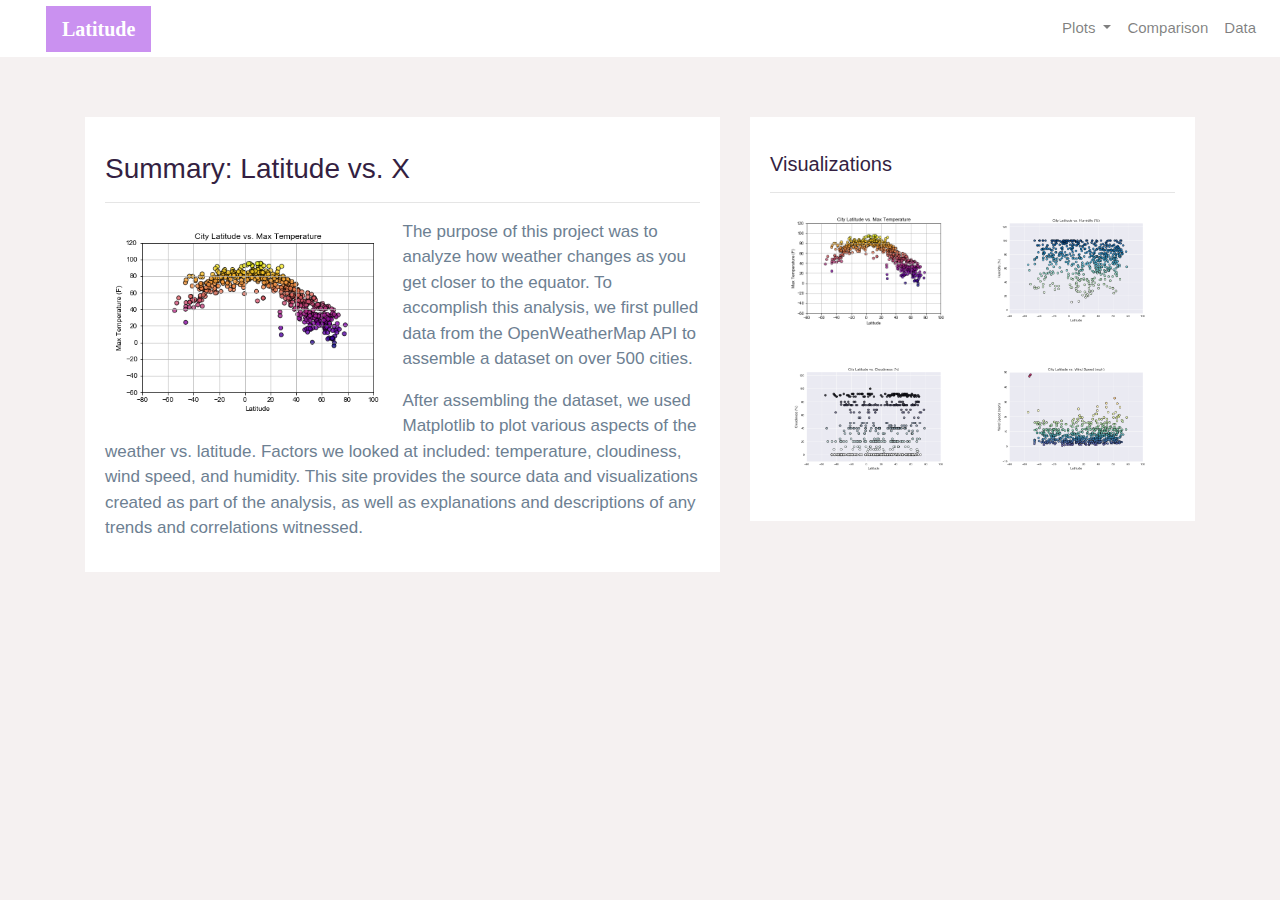
<file: Web HTML HW/index.html>
<!DOCTYPE html>

<head>
     <meta charset="utf-8" />
     <meta http-equiv="X-UA-Compatible" content="IE=edge">
     <title>Latitude Dashboard</title>
     <meta name="viewport" content="width=device-width, initial-scale=1">
<!-- Bootstrap CSS Link --------------->
     <link rel="stylesheet" href="https://stackpath.bootstrapcdn.com/bootstrap/4.3.1/css/bootstrap.min.css" integrity="sha384-ggOyR0iXCbMQv3Xipma34MD+dH/1fQ784/j6cY/iJTQUOhcWr7x9JvoRxT2MZw1T" crossorigin="anonymous">

<!--CSS Link ------------------->
  <link rel="stylesheet" type="text/css" href="style.css">

</head>

<body>
      <!-- Navigation Section -->
  <div class="navigation">
        <nav class="navbar navbar-expand-lg navbar-light">
          <a class="navbar-brand" style="background-color: rgb(202, 145, 240);" href="index.html">Latitude</a>
          <button class="navbar-toggler  border border-white" type="button" data-toggle="collapse" data-target="#navbarNavDropdown"
            aria-controls="navbarNavDropdown" aria-expanded="false" aria-label="Toggle navigation">
            <span class="navbar-toggler-icon"></span>
          </button>
          <div class="collapse navbar-collapse" id="navbarNavDropdown">
            <ul class="navbar-nav ml-auto">
              <li class="nav-item dropdown">
                <a class="nav-link dropdown-toggle" href="#" id="navbarDropdownMenuLink" data-toggle="dropdown"
                  aria-haspopup="true" aria-expanded="false">
                  Plots
                </a>
                <div class="dropdown-menu" aria-labelledby="navbarDropdownMenuLink">
                  <a class="dropdown-item" href="temperature.html">Max Temperature</a>
                  <a class="dropdown-item" href="humidity.html">Humidity</a>
                  <a class="dropdown-item" href="cloudiness.html">Cloudiness</a>
                  <a class="dropdown-item" href="wind_speed.html">Wind Speed</a>
                </div>
              </li>
              <li class="nav-item">
                <a class="nav-link" href="comparisons.html">Comparison</a>
              </li>
              <li class="nav-item">
                <a class="nav-link" href="data.html">Data</a>
              </li>
    
            </ul>
          </div>
        </nav>
      </div>
<!-- Content Section -------->
      <div class="container">
            <div class="row">
              <div class="col-lg-7 col-md-12">
            <!-- Left box  -->
                <div class="box">
                  <h3 class="title">Summary: Latitude vs. X</h3>
                  <hr>
                  <img src="Latitude_Temperature.png" class="vizualization rounded float-left" alt="Max Temperature Graph">
                  <p>The purpose of this project was to analyze how weather changes as you get closer to the equator. To
                    accomplish this analysis, we first pulled data from the OpenWeatherMap API to assemble a dataset on over
                    500 cities.</p>
                  <p>After assembling the dataset, we used Matplotlib to plot various aspects of the weather vs. latitude.
                    Factors we looked at included: temperature, cloudiness, wind speed, and humidity. This site provides the
                    source data and visualizations created as part of the analysis, as well as explanations and descriptions of
                    any trends and correlations witnessed.</p>
                </div>
              </div>
              <div class="col-lg-5 col-md-12">
            <!-- Right Box ---------->
            <div class="box">
          <h5 class="title">Visualizations</h5>
          <hr>


          <div class="container">
            <div class="row" style="padding-bottom: 30px;">
              <div class="col-6">
                <a href="temperature.html">
                  <img class="panel" src="Latitude_Temperature.png" alt="Max Temperature Image">
                </a>
              </div>
              <div class="col-6">
                <a href="humidity.html">
                  <img class="panel" src="Latitude_Humidity.png" alt="Humidity Graph">
                </a>
              </div>
            </div>

            <div class="row" style="padding-bottom: 30px;">
              <div class="col-6">
                <a href="cloudiness.html">
                  <img class="panel" src="Latitude_Cloudiness.png" alt="Cloudiness Graph">
                </a>
              </div>
              <div class="col-6">
                <a href="wind_speed.html">
                  <img class="panel" src="Latitude_WindSpeed.png" alt="Wind Speed Graph">
                </a>
              </div>


            </div>
          </div>


        </div>
      </div>
    </div>
  </div>


</body>
</file>
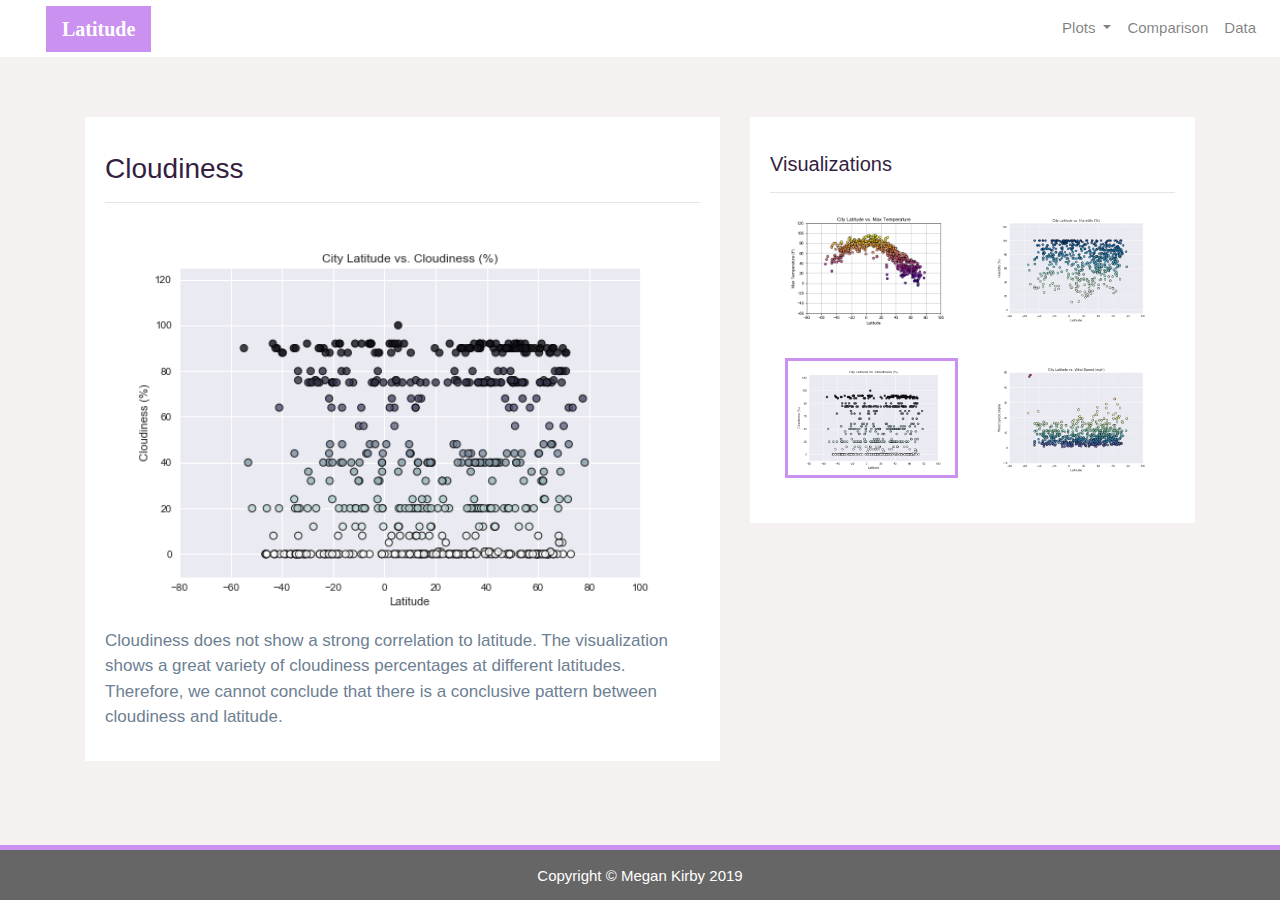
<file: Web HTML HW/cloudiness.html>
<!DOCTYPE html>
<html>

<head>
  <meta charset="utf-8" />
  <meta http-equiv="X-UA-Compatible" content="IE=edge">
  <title>Bootstrap Visualization Dashboard</title>
  <meta name="viewport" content="width=device-width, initial-scale=1">

  <!-- Bootstrap CSS -->
  <link rel="stylesheet" href="https://maxcdn.bootstrapcdn.com/bootstrap/4.0.0/css/bootstrap.min.css" integrity="sha384-Gn5384xqQ1aoWXA+058RXPxPg6fy4IWvTNh0E263XmFcJlSAwiGgFAW/dAiS6JXm"
    crossorigin="anonymous">

  <!--CSS Link-->
  <link rel="stylesheet" type="text/css" href="style.css">

</head>

<body>
  <!-- Navigation Section -->
  <div class="navigation">
    <nav class="navbar navbar-expand-lg navbar-light">
      <a class="navbar-brand" style="background-color: rgb(202, 145, 240);" href="index.html">Latitude</a>
      <button class="navbar-toggler border border-white" type="button" data-toggle="collapse" data-target="#navbarNavDropdown"
        aria-controls="navbarNavDropdown" aria-expanded="false" aria-label="Toggle navigation">
        <span class="navbar-toggler-icon"></span>
      </button>
      <div class="collapse navbar-collapse" id="navbarNavDropdown">
        <ul class="navbar-nav ml-auto">
          <li class="nav-item dropdown">
            <a class="nav-link dropdown-toggle" href="#" id="navbarDropdownMenuLink" data-toggle="dropdown"
              aria-haspopup="true" aria-expanded="false">
              Plots
            </a>
            <div class="dropdown-menu" aria-labelledby="navbarDropdownMenuLink">
              <a class="dropdown-item" href="temperature.html">Max Temperature</a>
              <a class="dropdown-item" href="humidity.html">Humidity</a>
              <a class="dropdown-item active" href="cloudiness.html">Cloudiness</a>
              <a class="dropdown-item" href="wind_speed.html">Wind Speed</a>
            </div>
          </li>
          <li class="nav-item">
            <a class="nav-link" href="comparisons.html">Comparison</a>
          </li>
          <li class="nav-item">
            <a class="nav-link" href="data.html">Data</a>
          </li>

        </ul>
      </div>
    </nav>
  </div>
  <!-- Content Section -->
  <div class="container">
    <div class="row">
      <div class="col-lg-7 col-md-12">
        <!-- Left box  -->
        <div class="box">
          <h3 class="title">Cloudiness</h3>
          <hr>
          <img src="Latitude_Cloudiness.png" alt="Cloudines Graph">
          <p>Cloudiness does not show a strong correlation to latitude. The visualization shows a great variety of
            cloudiness percentages at different latitudes. Therefore, we cannot conclude that there is a conclusive
            pattern between cloudiness and latitude.</p>
        </div>
      </div>
      <div class="col-lg-5 col-md-12">
        <!-- Right Box -->
        <div class="box">
          <h5 class="title">Visualizations</h5>
          <hr>


          <div class="container">
            <div class="row" style="padding-bottom: 30px;">
              <div class="col-6">
                <a href="temperature.html">
                  <img class="panel" src="Latitude_Temperature.png" alt="Max Temperature Image">
                </a>
              </div>
              <div class="col-6">
                <a href="humidity.html">
                  <img class="panel" src="Latitude_Humidity.png" alt="Humidity Graph">
                </a>
              </div>
            </div>

            <div class="row" style="padding-bottom: 30px;">
              <div class="col-6">
                <a href="cloudiness.html">
                  <img class="panel active" src="Latitude_Cloudiness.png" alt="Cloudiness Graph">
                </a>
              </div>
              <div class="col-6">
                <a href="wind_speed.html">
                  <img class="panel" src="Latitude_WindSpeed.png" alt="Wind Speed Graph">
                </a>
              </div>


            </div>
          </div>


        </div>
      </div>
    </div>
  </div>
  <!-- Footer Section -->
  <footer>
    <div class="footer">Copyright &copy; Megan Kirby 2019</div>
  </footer>

  <!-- Bootstrap JS -->
  <script src="https://code.jquery.com/jquery-3.2.1.slim.min.js" integrity="sha384-KJ3o2DKtIkvYIK3UENzmM7KCkRr/rE9/Qpg6aAZGJwFDMVNA/GpGFF93hXpG5KkN"
    crossorigin="anonymous"></script>
  <script src="https://cdnjs.cloudflare.com/ajax/libs/popper.js/1.12.9/umd/popper.min.js" integrity="sha384-ApNbgh9B+Y1QKtv3Rn7W3mgPxhU9K/ScQsAP7hUibX39j7fakFPskvXusvfa0b4Q"
    crossorigin="anonymous"></script>
  <script src="https://maxcdn.bootstrapcdn.com/bootstrap/4.0.0/js/bootstrap.min.js" integrity="sha384-JZR6Spejh4U02d8jOt6vLEHfe/JQGiRRSQQxSfFWpi1MquVdAyjUar5+76PVCmYl"
    crossorigin="anonymous"></script>

</body>

</html>
</file>
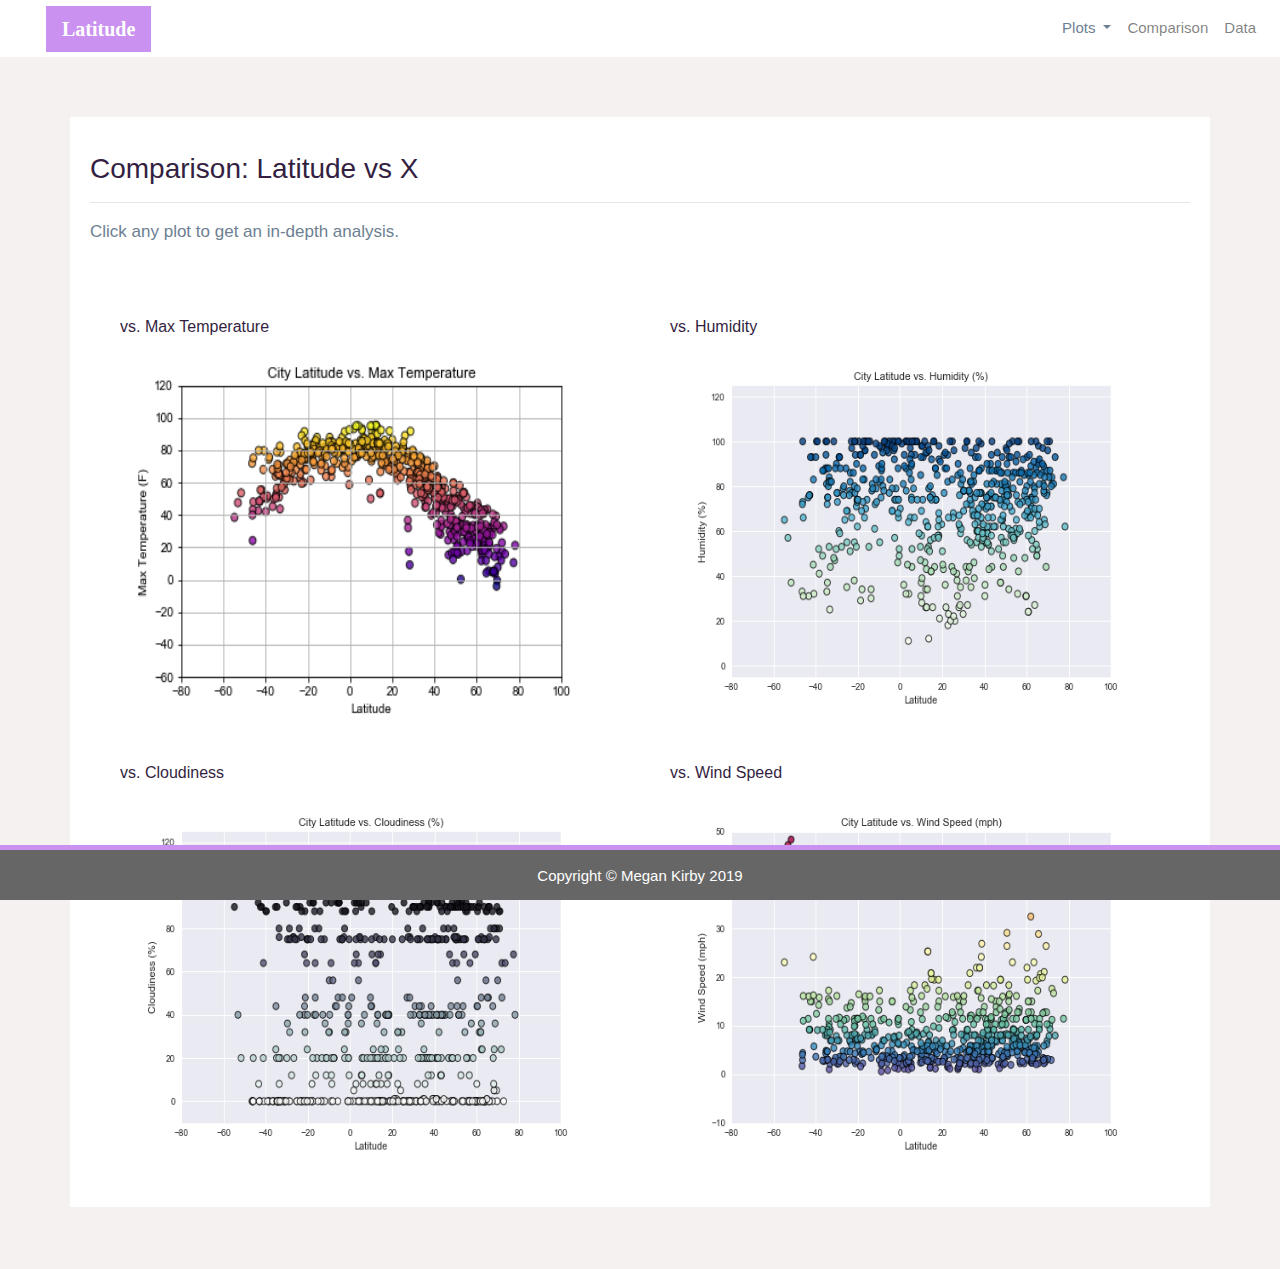
<file: Web HTML HW/comparisons.html>
<!DOCTYPE html>
<html>

<head>
  <meta charset="utf-8" />
  <meta http-equiv="X-UA-Compatible" content="IE=edge">
  <title>Bootstrap Visualization Dashboard</title>
  <meta name="viewport" content="width=device-width, initial-scale=1">

  <!-- Bootstrap CSS -->
  <link rel="stylesheet" href="https://maxcdn.bootstrapcdn.com/bootstrap/4.0.0/css/bootstrap.min.css" integrity="sha384-Gn5384xqQ1aoWXA+058RXPxPg6fy4IWvTNh0E263XmFcJlSAwiGgFAW/dAiS6JXm"
    crossorigin="anonymous">

  <!--CSS Link-->
  <link rel="stylesheet" type="text/css" href="style.css">

</head>

<body>
  <!-- Navigation Section -->
  <div class="navigation">
    <nav class="navbar navbar-expand-lg navbar-light">
      <a class="navbar-brand" style="background-color: rgb(202, 145, 240);" href="index.html">Latitude</a>
      <button class="navbar-toggler  border border-white" type="button" data-toggle="collapse" data-target="#navbarNavDropdown"
        aria-controls="navbarNavDropdown" aria-expanded="false" aria-label="Toggle navigation">
        <span class="navbar-toggler-icon"></span>
      </button>
      <div class="collapse navbar-collapse" id="navbarNavDropdown">
        <ul class="navbar-nav ml-auto">
          <li class="nav-item dropdown">
            <a class="nav-link dropdown-toggle" href="#" id="navbarDropdownMenuLink" data-toggle="dropdown"
              aria-haspopup="true" aria-expanded="false" style="color: #6D8092">
              Plots
            </a>
            <div class="dropdown-menu" aria-labelledby="navbarDropdownMenuLink">
              <a class="dropdown-item" href="temperature.html">Max Temperature</a>
              <a class="dropdown-item" href="humidity.html">Humidity</a>
              <a class="dropdown-item" href="cloudiness.html">Cloudiness</a>
              <a class="dropdown-item" href="wind_speed.html">Wind Speed</a>
            </div>
          </li>
          <li class="nav-item">
            <a class="nav-link" href="comparisons.html">Comparison</a>
          </li>
          <li class="nav-item">
            <a class="nav-link" href="data.html">Data</a>
          </li>

        </ul>
      </div>
    </nav>
  </div>
  <!-- Content Section -->
  <div class="container">
    <div class="row">
      <div>
        <!-- Left box  -->
        <div class="box">
          <h3 class="title">Comparison: Latitude vs X</h3>
          <hr>
          <p>Click any plot to get an in-depth analysis.</p>
          <div class="container" style="padding-bottom: 40px;">
            <div class="row">
              <div class="col-lg-6" style="padding: 30px;">
                <div class="title">vs. Max Temperature</div>
                <a href="temperature.html">
                  <img class="panel" src="Latitude_Temperature.png" alt="Max Temperature Image">
                </a>
              </div>
              <div class="col-lg-6" style="padding: 30px;">
                <div class="title">vs. Humidity</div>
                <a href="humidity.html">
                  <img class="panel" src="Latitude_Humidity.png" alt="Humidity Graph">
                </a>
              </div>
            </div>

            <div class="row">
              <div class="col-lg-6" style="padding: 30px;">
                <div class="title">vs. Cloudiness</div>
                <a href="cloudiness.html">
                  <img class="panel" src="Latitude_Cloudiness.png" alt="Cloudiness Graph">
                </a>

              </div>
              <div class="col-lg-6" style="padding: 30px;">
                <div class="title">vs. Wind Speed</div>
                <a href="wind_speed.html">
                  <img class="panel" src="Latitude_WindSpeed.png" alt="Wind Speed Graph">
                </a>
              </div>
            </div>
          </div>
        </div>
      </div>
    </div>
  </div>

  <!-- Footer Section -->
  <footer>
    <div class="footer">Copyright &copy; Megan Kirby 2019</div>
  </footer>

  <!-- Bootstrap JS -->
  <script src="https://code.jquery.com/jquery-3.2.1.slim.min.js" integrity="sha384-KJ3o2DKtIkvYIK3UENzmM7KCkRr/rE9/Qpg6aAZGJwFDMVNA/GpGFF93hXpG5KkN"
    crossorigin="anonymous"></script>
  <script src="https://cdnjs.cloudflare.com/ajax/libs/popper.js/1.12.9/umd/popper.min.js" integrity="sha384-ApNbgh9B+Y1QKtv3Rn7W3mgPxhU9K/ScQsAP7hUibX39j7fakFPskvXusvfa0b4Q"
    crossorigin="anonymous"></script>
  <script src="https://maxcdn.bootstrapcdn.com/bootstrap/4.0.0/js/bootstrap.min.js" integrity="sha384-JZR6Spejh4U02d8jOt6vLEHfe/JQGiRRSQQxSfFWpi1MquVdAyjUar5+76PVCmYl"
    crossorigin="anonymous"></script>

</body>

</html>
</file>
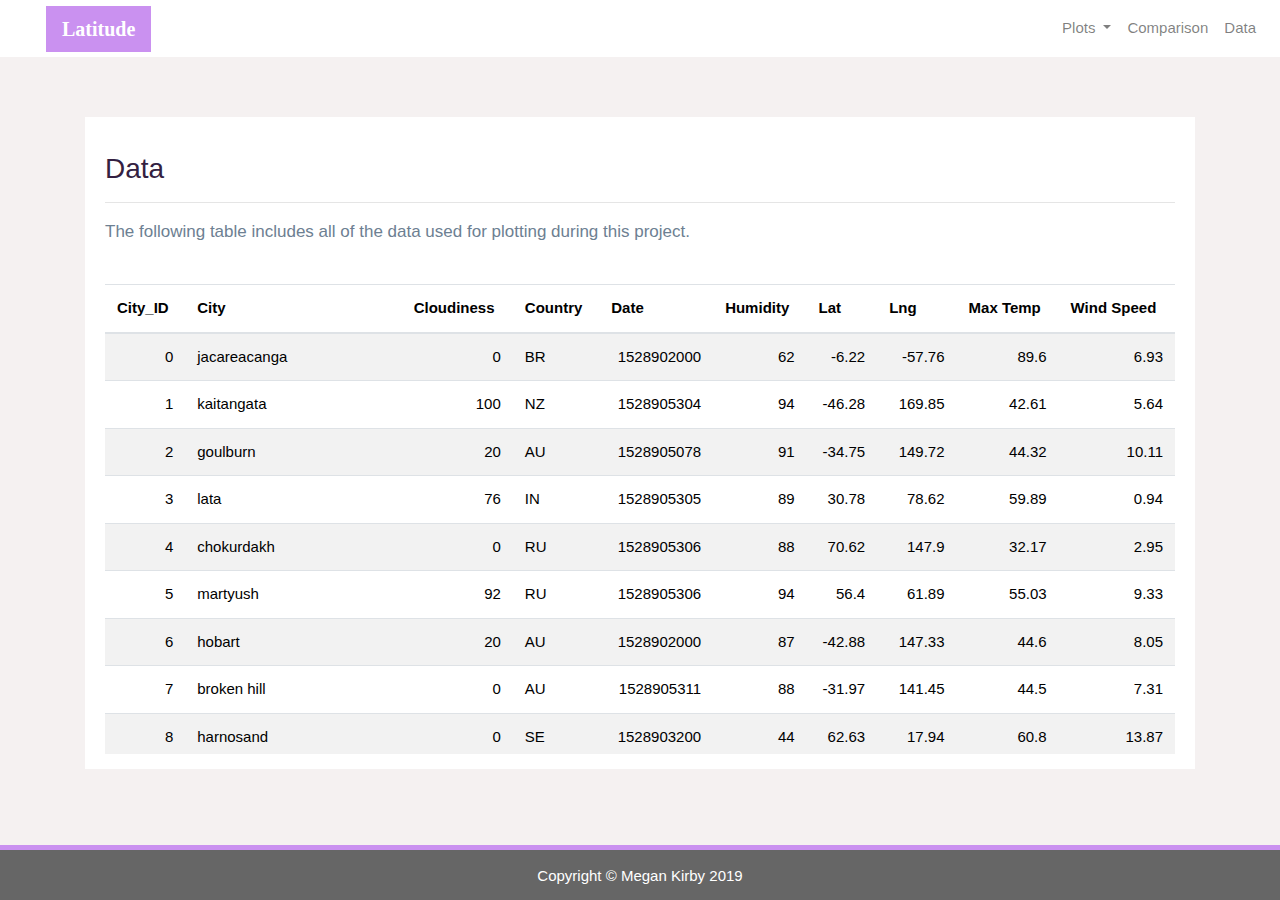
<file: Web HTML HW/data.html>
<!DOCTYPE html>
<html>

<head>
  <meta charset="utf-8" />
  <meta http-equiv="X-UA-Compatible" content="IE=edge">
  <title>Bootstrap Visualization Dashboard</title>
  <meta name="viewport" content="width=device-width, initial-scale=1">

  <!-- Bootstrap CSS -->
  <link rel="stylesheet" href="https://maxcdn.bootstrapcdn.com/bootstrap/4.0.0/css/bootstrap.min.css" integrity="sha384-Gn5384xqQ1aoWXA+058RXPxPg6fy4IWvTNh0E263XmFcJlSAwiGgFAW/dAiS6JXm"
    crossorigin="anonymous">

  <!--CSS Link-->
  <link rel="stylesheet" type="text/css" href="style.css">

</head>

<body>
  <!-- Navigation Section -->
  <div class="navigation">
    <nav class="navbar navbar-expand-lg navbar-light">
      <a class="navbar-brand" style="background-color: rgb(202, 145, 240);" href="index.html">Latitude</a>
      <button class="navbar-toggler border border-white" type="button" data-toggle="collapse" data-target="#navbarNavDropdown"
        aria-controls="navbarNavDropdown" aria-expanded="false" aria-label="Toggle navigation">
        <span class="navbar-toggler-icon"></span>
      </button>
      <div class="collapse navbar-collapse" id="navbarNavDropdown">
        <ul class="navbar-nav ml-auto">
          <li class="nav-item dropdown">
            <a class="nav-link dropdown-toggle" href="#" id="navbarDropdownMenuLink" data-toggle="dropdown"
              aria-haspopup="true" aria-expanded="false">
              Plots
            </a>
            <div class="dropdown-menu" aria-labelledby="navbarDropdownMenuLink">
              <a class="dropdown-item" href="temperature.html">Max Temperature</a>
              <a class="dropdown-item" href="humidity.html">Humidity</a>
              <a class="dropdown-item" href="cloudiness.html">Cloudiness</a>
              <a class="dropdown-item" href="wind_speed.html">Wind Speed</a>
            </div>
          </li>
          <li class="nav-item">
            <a class="nav-link" href="comparisons.html">Comparison</a>
          </li>
          <li class="nav-item">
            <a class="nav-link" href="data.html">Data</a>
          </li>

        </ul>
      </div>
    </nav>
  </div>
  <!-- Content Section -->
  <div class="container">
    <div class="box">
      <h3 class="title">Data</h3>
      <hr>
      <p>The following table includes all of the data used for plotting during this project.</p>
      <br>
      <div class="table-responsive" style="overflow-x:auto; overflow-y:auto; max-height:470px; max-width: auto;">
        <table class="table table-striped">
          <thead>
            <tr>
              <th title="Field #1">City_ID</th>
              <th title="Field #2">City</th>
              <th title="Field #3">Cloudiness</th>
              <th title="Field #4">Country</th>
              <th title="Field #5">Date</th>
              <th title="Field #6">Humidity</th>
              <th title="Field #7">Lat</th>
              <th title="Field #8">Lng</th>
              <th title="Field #9">Max Temp</th>
              <th title="Field #10">Wind Speed</th>
            </tr>
          </thead>
          <tbody>
            <tr>
              <td align="right">0</td>
              <td>jacareacanga</td>
              <td align="right">0</td>
              <td>BR</td>
              <td align="right">1528902000</td>
              <td align="right">62</td>
              <td align="right">-6.22</td>
              <td align="right">-57.76</td>
              <td align="right">89.6</td>
              <td align="right">6.93</td>
            </tr>
            <tr>
              <td align="right">1</td>
              <td>kaitangata</td>
              <td align="right">100</td>
              <td>NZ</td>
              <td align="right">1528905304</td>
              <td align="right">94</td>
              <td align="right">-46.28</td>
              <td align="right">169.85</td>
              <td align="right">42.61</td>
              <td align="right">5.64</td>
            </tr>
            <tr>
              <td align="right">2</td>
              <td>goulburn</td>
              <td align="right">20</td>
              <td>AU</td>
              <td align="right">1528905078</td>
              <td align="right">91</td>
              <td align="right">-34.75</td>
              <td align="right">149.72</td>
              <td align="right">44.32</td>
              <td align="right">10.11</td>
            </tr>
            <tr>
              <td align="right">3</td>
              <td>lata</td>
              <td align="right">76</td>
              <td>IN</td>
              <td align="right">1528905305</td>
              <td align="right">89</td>
              <td align="right">30.78</td>
              <td align="right">78.62</td>
              <td align="right">59.89</td>
              <td align="right">0.94</td>
            </tr>
            <tr>
              <td align="right">4</td>
              <td>chokurdakh</td>
              <td align="right">0</td>
              <td>RU</td>
              <td align="right">1528905306</td>
              <td align="right">88</td>
              <td align="right">70.62</td>
              <td align="right">147.9</td>
              <td align="right">32.17</td>
              <td align="right">2.95</td>
            </tr>
            <tr>
              <td align="right">5</td>
              <td>martyush</td>
              <td align="right">92</td>
              <td>RU</td>
              <td align="right">1528905306</td>
              <td align="right">94</td>
              <td align="right">56.4</td>
              <td align="right">61.89</td>
              <td align="right">55.03</td>
              <td align="right">9.33</td>
            </tr>
            <tr>
              <td align="right">6</td>
              <td>hobart</td>
              <td align="right">20</td>
              <td>AU</td>
              <td align="right">1528902000</td>
              <td align="right">87</td>
              <td align="right">-42.88</td>
              <td align="right">147.33</td>
              <td align="right">44.6</td>
              <td align="right">8.05</td>
            </tr>
            <tr>
              <td align="right">7</td>
              <td>broken hill</td>
              <td align="right">0</td>
              <td>AU</td>
              <td align="right">1528905311</td>
              <td align="right">88</td>
              <td align="right">-31.97</td>
              <td align="right">141.45</td>
              <td align="right">44.5</td>
              <td align="right">7.31</td>
            </tr>
            <tr>
              <td align="right">8</td>
              <td>harnosand</td>
              <td align="right">0</td>
              <td>SE</td>
              <td align="right">1528903200</td>
              <td align="right">44</td>
              <td align="right">62.63</td>
              <td align="right">17.94</td>
              <td align="right">60.8</td>
              <td align="right">13.87</td>
            </tr>
            <tr>
              <td align="right">9</td>
              <td>tuatapere</td>
              <td align="right">0</td>
              <td>NZ</td>
              <td align="right">1528905312</td>
              <td align="right">100</td>
              <td align="right">-46.13</td>
              <td align="right">167.69</td>
              <td align="right">38.92</td>
              <td align="right">3.4</td>
            </tr>
            <tr>
              <td align="right">10</td>
              <td>puerto ayora</td>
              <td align="right">90</td>
              <td>EC</td>
              <td align="right">1528902000</td>
              <td align="right">69</td>
              <td align="right">-0.74</td>
              <td align="right">-90.35</td>
              <td align="right">77.0</td>
              <td align="right">13.87</td>
            </tr>
            <tr>
              <td align="right">11</td>
              <td>havre-saint-pierre</td>
              <td align="right">75</td>
              <td>CA</td>
              <td align="right">1528902000</td>
              <td align="right">58</td>
              <td align="right">50.23</td>
              <td align="right">-63.6</td>
              <td align="right">53.6</td>
              <td align="right">19.46</td>
            </tr>
            <tr>
              <td align="right">12</td>
              <td>punta arenas</td>
              <td align="right">0</td>
              <td>CL</td>
              <td align="right">1528902000</td>
              <td align="right">100</td>
              <td align="right">-53.16</td>
              <td align="right">-70.91</td>
              <td align="right">35.6</td>
              <td align="right">9.17</td>
            </tr>
            <tr>
              <td align="right">13</td>
              <td>tasiilaq</td>
              <td align="right">75</td>
              <td>GL</td>
              <td align="right">1528901400</td>
              <td align="right">60</td>
              <td align="right">65.61</td>
              <td align="right">-37.64</td>
              <td align="right">39.2</td>
              <td align="right">2.24</td>
            </tr>
            <tr>
              <td align="right">14</td>
              <td>chapais</td>
              <td align="right">40</td>
              <td>CA</td>
              <td align="right">1528902000</td>
              <td align="right">38</td>
              <td align="right">49.78</td>
              <td align="right">-74.86</td>
              <td align="right">59.0</td>
              <td align="right">10.29</td>
            </tr>
            <tr>
              <td align="right">15</td>
              <td>avarua</td>
              <td align="right">40</td>
              <td>CK</td>
              <td align="right">1528902000</td>
              <td align="right">56</td>
              <td align="right">-21.21</td>
              <td align="right">-159.78</td>
              <td align="right">73.4</td>
              <td align="right">10.29</td>
            </tr>
            <tr>
              <td align="right">16</td>
              <td>hofn</td>
              <td align="right">75</td>
              <td>IS</td>
              <td align="right">1528902000</td>
              <td align="right">87</td>
              <td align="right">64.25</td>
              <td align="right">-15.21</td>
              <td align="right">51.8</td>
              <td align="right">8.05</td>
            </tr>
            <tr>
              <td align="right">17</td>
              <td>yukamenskoye</td>
              <td align="right">92</td>
              <td>RU</td>
              <td align="right">1528905315</td>
              <td align="right">98</td>
              <td align="right">57.89</td>
              <td align="right">52.24</td>
              <td align="right">56.65</td>
              <td align="right">10.22</td>
            </tr>
            <tr>
              <td align="right">18</td>
              <td>khandbari</td>
              <td align="right">80</td>
              <td>NP</td>
              <td align="right">1528905315</td>
              <td align="right">67</td>
              <td align="right">27.38</td>
              <td align="right">87.21</td>
              <td align="right">44.59</td>
              <td align="right">1.39</td>
            </tr>
            <tr>
              <td align="right">19</td>
              <td>bethel</td>
              <td align="right">1</td>
              <td>US</td>
              <td align="right">1528901580</td>
              <td align="right">93</td>
              <td align="right">60.79</td>
              <td align="right">-161.76</td>
              <td align="right">44.6</td>
              <td align="right">8.05</td>
            </tr>
            <tr>
              <td align="right">20</td>
              <td>ushuaia</td>
              <td align="right">75</td>
              <td>AR</td>
              <td align="right">1528902000</td>
              <td align="right">64</td>
              <td align="right">-54.81</td>
              <td align="right">-68.31</td>
              <td align="right">41.0</td>
              <td align="right">3.36</td>
            </tr>
            <tr>
              <td align="right">21</td>
              <td>east london</td>
              <td align="right">0</td>
              <td>ZA</td>
              <td align="right">1528902000</td>
              <td align="right">37</td>
              <td align="right">-33.02</td>
              <td align="right">27.91</td>
              <td align="right">69.8</td>
              <td align="right">5.82</td>
            </tr>
            <tr>
              <td align="right">22</td>
              <td>bluff</td>
              <td align="right">76</td>
              <td>AU</td>
              <td align="right">1528905321</td>
              <td align="right">76</td>
              <td align="right">-23.58</td>
              <td align="right">149.07</td>
              <td align="right">61.96</td>
              <td align="right">4.74</td>
            </tr>
            <tr>
              <td align="right">23</td>
              <td>mount isa</td>
              <td align="right">75</td>
              <td>AU</td>
              <td align="right">1528902000</td>
              <td align="right">100</td>
              <td align="right">-20.73</td>
              <td align="right">139.49</td>
              <td align="right">64.4</td>
              <td align="right">3.29</td>
            </tr>
            <tr>
              <td align="right">24</td>
              <td>pevek</td>
              <td align="right">0</td>
              <td>RU</td>
              <td align="right">1528905321</td>
              <td align="right">71</td>
              <td align="right">69.7</td>
              <td align="right">170.27</td>
              <td align="right">36.94</td>
              <td align="right">6.98</td>
            </tr>
            <tr>
              <td align="right">25</td>
              <td>gao</td>
              <td align="right">24</td>
              <td>ML</td>
              <td align="right">1528905321</td>
              <td align="right">16</td>
              <td align="right">16.28</td>
              <td align="right">-0.04</td>
              <td align="right">110.02</td>
              <td align="right">4.97</td>
            </tr>
            <tr>
              <td align="right">26</td>
              <td>cabo san lucas</td>
              <td align="right">75</td>
              <td>MX</td>
              <td align="right">1528901160</td>
              <td align="right">74</td>
              <td align="right">22.89</td>
              <td align="right">-109.91</td>
              <td align="right">84.2</td>
              <td align="right">10.29</td>
            </tr>
            <tr>
              <td align="right">27</td>
              <td>sao filipe</td>
              <td align="right">0</td>
              <td>CV</td>
              <td align="right">1528905323</td>
              <td align="right">88</td>
              <td align="right">14.9</td>
              <td align="right">-24.5</td>
              <td align="right">75.73</td>
              <td align="right">13.02</td>
            </tr>
            <tr>
              <td align="right">28</td>
              <td>tiksi</td>
              <td align="right">44</td>
              <td>RU</td>
              <td align="right">1528905298</td>
              <td align="right">58</td>
              <td align="right">71.64</td>
              <td align="right">128.87</td>
              <td align="right">57.73</td>
              <td align="right">10.11</td>
            </tr>
            <tr>
              <td align="right">29</td>
              <td>busselton</td>
              <td align="right">92</td>
              <td>AU</td>
              <td align="right">1528905323</td>
              <td align="right">100</td>
              <td align="right">-33.64</td>
              <td align="right">115.35</td>
              <td align="right">60.43</td>
              <td align="right">10.56</td>
            </tr>
            <tr>
              <td align="right">30</td>
              <td>alofi</td>
              <td align="right">76</td>
              <td>NU</td>
              <td align="right">1528902000</td>
              <td align="right">88</td>
              <td align="right">-19.06</td>
              <td align="right">-169.92</td>
              <td align="right">71.6</td>
              <td align="right">3.36</td>
            </tr>
            <tr>
              <td align="right">31</td>
              <td>ola</td>
              <td align="right">75</td>
              <td>RU</td>
              <td align="right">1528902000</td>
              <td align="right">100</td>
              <td align="right">59.58</td>
              <td align="right">151.3</td>
              <td align="right">42.8</td>
              <td align="right">7.76</td>
            </tr>
            <tr>
              <td align="right">32</td>
              <td>atar</td>
              <td align="right">20</td>
              <td>MR</td>
              <td align="right">1528902000</td>
              <td align="right">19</td>
              <td align="right">20.52</td>
              <td align="right">-13.05</td>
              <td align="right">91.4</td>
              <td align="right">9.17</td>
            </tr>
            <tr>
              <td align="right">33</td>
              <td>rikitea</td>
              <td align="right">0</td>
              <td>PF</td>
              <td align="right">1528905325</td>
              <td align="right">100</td>
              <td align="right">-23.12</td>
              <td align="right">-134.97</td>
              <td align="right">73.57</td>
              <td align="right">8.66</td>
            </tr>
            <tr>
              <td align="right">34</td>
              <td>hermanus</td>
              <td align="right">0</td>
              <td>ZA</td>
              <td align="right">1528905325</td>
              <td align="right">24</td>
              <td align="right">-34.42</td>
              <td align="right">19.24</td>
              <td align="right">77.17</td>
              <td align="right">8.66</td>
            </tr>
            <tr>
              <td align="right">35</td>
              <td>ponta delgada</td>
              <td align="right">75</td>
              <td>PT</td>
              <td align="right">1528903800</td>
              <td align="right">88</td>
              <td align="right">37.73</td>
              <td align="right">-25.67</td>
              <td align="right">71.6</td>
              <td align="right">12.75</td>
            </tr>
            <tr>
              <td align="right">36</td>
              <td>bambari</td>
              <td align="right">24</td>
              <td>CF</td>
              <td align="right">1528905326</td>
              <td align="right">84</td>
              <td align="right">5.77</td>
              <td align="right">20.68</td>
              <td align="right">81.85</td>
              <td align="right">7.65</td>
            </tr>
            <tr>
              <td align="right">37</td>
              <td>cap malheureux</td>
              <td align="right">75</td>
              <td>MU</td>
              <td align="right">1528902000</td>
              <td align="right">69</td>
              <td align="right">-19.98</td>
              <td align="right">57.61</td>
              <td align="right">75.2</td>
              <td align="right">14.99</td>
            </tr>
            <tr>
              <td align="right">38</td>
              <td>puerto escondido</td>
              <td align="right">75</td>
              <td>MX</td>
              <td align="right">1528901100</td>
              <td align="right">65</td>
              <td align="right">15.86</td>
              <td align="right">-97.07</td>
              <td align="right">80.6</td>
              <td align="right">3.36</td>
            </tr>
            <tr>
              <td align="right">39</td>
              <td>qaanaaq</td>
              <td align="right">32</td>
              <td>GL</td>
              <td align="right">1528905330</td>
              <td align="right">100</td>
              <td align="right">77.48</td>
              <td align="right">-69.36</td>
              <td align="right">31.45</td>
              <td align="right">6.31</td>
            </tr>
            <tr>
              <td align="right">40</td>
              <td>new norfolk</td>
              <td align="right">20</td>
              <td>AU</td>
              <td align="right">1528902000</td>
              <td align="right">87</td>
              <td align="right">-42.78</td>
              <td align="right">147.06</td>
              <td align="right">44.6</td>
              <td align="right">8.05</td>
            </tr>
            <tr>
              <td align="right">41</td>
              <td>najran</td>
              <td align="right">40</td>
              <td>SA</td>
              <td align="right">1528902000</td>
              <td align="right">13</td>
              <td align="right">17.54</td>
              <td align="right">44.22</td>
              <td align="right">98.6</td>
              <td align="right">11.41</td>
            </tr>
            <tr>
              <td align="right">42</td>
              <td>isla mujeres</td>
              <td align="right">90</td>
              <td>MX</td>
              <td align="right">1528904340</td>
              <td align="right">100</td>
              <td align="right">21.23</td>
              <td align="right">-86.73</td>
              <td align="right">75.2</td>
              <td align="right">16.11</td>
            </tr>
            <tr>
              <td align="right">43</td>
              <td>mar del plata</td>
              <td align="right">0</td>
              <td>AR</td>
              <td align="right">1528905297</td>
              <td align="right">100</td>
              <td align="right">-46.43</td>
              <td align="right">-67.52</td>
              <td align="right">32.53</td>
              <td align="right">7.31</td>
            </tr>
            <tr>
              <td align="right">44</td>
              <td>provideniya</td>
              <td align="right">0</td>
              <td>RU</td>
              <td align="right">1528905332</td>
              <td align="right">91</td>
              <td align="right">64.42</td>
              <td align="right">-173.23</td>
              <td align="right">40.63</td>
              <td align="right">10.78</td>
            </tr>
            <tr>
              <td align="right">45</td>
              <td>jamestown</td>
              <td align="right">12</td>
              <td>AU</td>
              <td align="right">1528905333</td>
              <td align="right">88</td>
              <td align="right">-33.21</td>
              <td align="right">138.6</td>
              <td align="right">43.15</td>
              <td align="right">10.89</td>
            </tr>
            <tr>
              <td align="right">46</td>
              <td>medicine hat</td>
              <td align="right">20</td>
              <td>CA</td>
              <td align="right">1528902000</td>
              <td align="right">34</td>
              <td align="right">50.04</td>
              <td align="right">-110.68</td>
              <td align="right">66.2</td>
              <td align="right">14.99</td>
            </tr>
            <tr>
              <td align="right">47</td>
              <td>katsuura</td>
              <td align="right">8</td>
              <td>JP</td>
              <td align="right">1528905334</td>
              <td align="right">88</td>
              <td align="right">33.93</td>
              <td align="right">134.5</td>
              <td align="right">62.05</td>
              <td align="right">7.54</td>
            </tr>
            <tr>
              <td align="right">48</td>
              <td>aklavik</td>
              <td align="right">20</td>
              <td>CA</td>
              <td align="right">1528902000</td>
              <td align="right">53</td>
              <td align="right">68.22</td>
              <td align="right">-135.01</td>
              <td align="right">51.8</td>
              <td align="right">11.41</td>
            </tr>
            <tr>
              <td align="right">49</td>
              <td>tuktoyaktuk</td>
              <td align="right">20</td>
              <td>CA</td>
              <td align="right">1528902000</td>
              <td align="right">61</td>
              <td align="right">69.44</td>
              <td align="right">-133.03</td>
              <td align="right">46.4</td>
              <td align="right">6.93</td>
            </tr>
            <tr>
              <td align="right">50</td>
              <td>kapaa</td>
              <td align="right">90</td>
              <td>US</td>
              <td align="right">1528901760</td>
              <td align="right">88</td>
              <td align="right">22.08</td>
              <td align="right">-159.32</td>
              <td align="right">75.2</td>
              <td align="right">14.99</td>
            </tr>
            <tr>
              <td align="right">51</td>
              <td>mildura</td>
              <td align="right">0</td>
              <td>AU</td>
              <td align="right">1528905300</td>
              <td align="right">92</td>
              <td align="right">-34.18</td>
              <td align="right">142.16</td>
              <td align="right">45.67</td>
              <td align="right">9.66</td>
            </tr>
            <tr>
              <td align="right">52</td>
              <td>souillac</td>
              <td align="right">75</td>
              <td>FR</td>
              <td align="right">1528903800</td>
              <td align="right">49</td>
              <td align="right">45.6</td>
              <td align="right">-0.6</td>
              <td align="right">73.4</td>
              <td align="right">10.29</td>
            </tr>
            <tr>
              <td align="right">53</td>
              <td>lorengau</td>
              <td align="right">100</td>
              <td>PG</td>
              <td align="right">1528905336</td>
              <td align="right">100</td>
              <td align="right">-2.02</td>
              <td align="right">147.27</td>
              <td align="right">80.59</td>
              <td align="right">3.85</td>
            </tr>
            <tr>
              <td align="right">54</td>
              <td>praia</td>
              <td align="right">20</td>
              <td>BR</td>
              <td align="right">1528902000</td>
              <td align="right">47</td>
              <td align="right">-20.25</td>
              <td align="right">-43.81</td>
              <td align="right">82.4</td>
              <td align="right">3.36</td>
            </tr>
            <tr>
              <td align="right">55</td>
              <td>port alfred</td>
              <td align="right">0</td>
              <td>ZA</td>
              <td align="right">1528905338</td>
              <td align="right">50</td>
              <td align="right">-33.59</td>
              <td align="right">26.89</td>
              <td align="right">76.54</td>
              <td align="right">7.2</td>
            </tr>
            <tr>
              <td align="right">56</td>
              <td>barranca</td>
              <td align="right">0</td>
              <td>PE</td>
              <td align="right">1528905339</td>
              <td align="right">98</td>
              <td align="right">-10.75</td>
              <td align="right">-77.76</td>
              <td align="right">61.87</td>
              <td align="right">9.89</td>
            </tr>
            <tr>
              <td align="right">57</td>
              <td>nome</td>
              <td align="right">40</td>
              <td>US</td>
              <td align="right">1528902900</td>
              <td align="right">70</td>
              <td align="right">30.04</td>
              <td align="right">-94.42</td>
              <td align="right">87.8</td>
              <td align="right">3.36</td>
            </tr>
            <tr>
              <td align="right">58</td>
              <td>matay</td>
              <td align="right">0</td>
              <td>EG</td>
              <td align="right">1528905339</td>
              <td align="right">23</td>
              <td align="right">28.42</td>
              <td align="right">30.79</td>
              <td align="right">97.69</td>
              <td align="right">6.98</td>
            </tr>
            <tr>
              <td align="right">59</td>
              <td>saskylakh</td>
              <td align="right">48</td>
              <td>RU</td>
              <td align="right">1528905339</td>
              <td align="right">55</td>
              <td align="right">71.97</td>
              <td align="right">114.09</td>
              <td align="right">59.53</td>
              <td align="right">5.86</td>
            </tr>
            <tr>
              <td align="right">60</td>
              <td>itarema</td>
              <td align="right">0</td>
              <td>BR</td>
              <td align="right">1528905340</td>
              <td align="right">61</td>
              <td align="right">-2.92</td>
              <td align="right">-39.92</td>
              <td align="right">88.33</td>
              <td align="right">12.57</td>
            </tr>
            <tr>
              <td align="right">61</td>
              <td>butaritari</td>
              <td align="right">56</td>
              <td>KI</td>
              <td align="right">1528905340</td>
              <td align="right">100</td>
              <td align="right">3.07</td>
              <td align="right">172.79</td>
              <td align="right">81.13</td>
              <td align="right">7.31</td>
            </tr>
            <tr>
              <td align="right">62</td>
              <td>peniche</td>
              <td align="right">20</td>
              <td>PT</td>
              <td align="right">1528903800</td>
              <td align="right">64</td>
              <td align="right">39.36</td>
              <td align="right">-9.38</td>
              <td align="right">75.2</td>
              <td align="right">12.75</td>
            </tr>
            <tr>
              <td align="right">63</td>
              <td>beloha</td>
              <td align="right">0</td>
              <td>MG</td>
              <td align="right">1528905340</td>
              <td align="right">57</td>
              <td align="right">-25.17</td>
              <td align="right">45.06</td>
              <td align="right">71.95</td>
              <td align="right">16.37</td>
            </tr>
            <tr>
              <td align="right">64</td>
              <td>anadyr</td>
              <td align="right">0</td>
              <td>RU</td>
              <td align="right">1528902000</td>
              <td align="right">57</td>
              <td align="right">64.73</td>
              <td align="right">177.51</td>
              <td align="right">48.2</td>
              <td align="right">4.47</td>
            </tr>
            <tr>
              <td align="right">65</td>
              <td>luderitz</td>
              <td align="right">12</td>
              <td>NA</td>
              <td align="right">1528905342</td>
              <td align="right">64</td>
              <td align="right">-26.65</td>
              <td align="right">15.16</td>
              <td align="right">64.03</td>
              <td align="right">17.38</td>
            </tr>
            <tr>
              <td align="right">66</td>
              <td>rochester</td>
              <td align="right">1</td>
              <td>US</td>
              <td align="right">1528902960</td>
              <td align="right">37</td>
              <td align="right">44.02</td>
              <td align="right">-92.46</td>
              <td align="right">73.4</td>
              <td align="right">6.93</td>
            </tr>
            <tr>
              <td align="right">67</td>
              <td>bosaso</td>
              <td align="right">0</td>
              <td>SO</td>
              <td align="right">1528905347</td>
              <td align="right">86</td>
              <td align="right">11.28</td>
              <td align="right">49.18</td>
              <td align="right">89.77</td>
              <td align="right">3.96</td>
            </tr>
            <tr>
              <td align="right">68</td>
              <td>faanui</td>
              <td align="right">0</td>
              <td>PF</td>
              <td align="right">1528905347</td>
              <td align="right">100</td>
              <td align="right">-16.48</td>
              <td align="right">-151.75</td>
              <td align="right">79.96</td>
              <td align="right">11.79</td>
            </tr>
            <tr>
              <td align="right">69</td>
              <td>grindavik</td>
              <td align="right">75</td>
              <td>IS</td>
              <td align="right">1528902000</td>
              <td align="right">70</td>
              <td align="right">63.84</td>
              <td align="right">-22.43</td>
              <td align="right">48.2</td>
              <td align="right">5.82</td>
            </tr>
            <tr>
              <td align="right">70</td>
              <td>margate</td>
              <td align="right">20</td>
              <td>AU</td>
              <td align="right">1528902000</td>
              <td align="right">87</td>
              <td align="right">-43.03</td>
              <td align="right">147.26</td>
              <td align="right">44.6</td>
              <td align="right">8.05</td>
            </tr>
            <tr>
              <td align="right">71</td>
              <td>marsh harbour</td>
              <td align="right">88</td>
              <td>BS</td>
              <td align="right">1528905349</td>
              <td align="right">95</td>
              <td align="right">26.54</td>
              <td align="right">-77.06</td>
              <td align="right">82.39</td>
              <td align="right">10.0</td>
            </tr>
            <tr>
              <td align="right">72</td>
              <td>comodoro rivadavia</td>
              <td align="right">40</td>
              <td>AR</td>
              <td align="right">1528902000</td>
              <td align="right">60</td>
              <td align="right">-45.87</td>
              <td align="right">-67.48</td>
              <td align="right">42.8</td>
              <td align="right">9.17</td>
            </tr>
            <tr>
              <td align="right">73</td>
              <td>upernavik</td>
              <td align="right">92</td>
              <td>GL</td>
              <td align="right">1528905350</td>
              <td align="right">100</td>
              <td align="right">72.79</td>
              <td align="right">-56.15</td>
              <td align="right">29.29</td>
              <td align="right">3.74</td>
            </tr>
            <tr>
              <td align="right">74</td>
              <td>uige</td>
              <td align="right">0</td>
              <td>AO</td>
              <td align="right">1528905350</td>
              <td align="right">29</td>
              <td align="right">-7.61</td>
              <td align="right">15.06</td>
              <td align="right">86.8</td>
              <td align="right">3.18</td>
            </tr>
            <tr>
              <td align="right">75</td>
              <td>bredasdorp</td>
              <td align="right">0</td>
              <td>ZA</td>
              <td align="right">1528902000</td>
              <td align="right">23</td>
              <td align="right">-34.53</td>
              <td align="right">20.04</td>
              <td align="right">82.4</td>
              <td align="right">5.82</td>
            </tr>
            <tr>
              <td align="right">76</td>
              <td>bodden town</td>
              <td align="right">40</td>
              <td>KY</td>
              <td align="right">1528902000</td>
              <td align="right">78</td>
              <td align="right">19.28</td>
              <td align="right">-81.25</td>
              <td align="right">80.6</td>
              <td align="right">16.11</td>
            </tr>
            <tr>
              <td align="right">77</td>
              <td>guerrero negro</td>
              <td align="right">44</td>
              <td>MX</td>
              <td align="right">1528905350</td>
              <td align="right">88</td>
              <td align="right">27.97</td>
              <td align="right">-114.04</td>
              <td align="right">63.85</td>
              <td align="right">3.74</td>
            </tr>
            <tr>
              <td align="right">78</td>
              <td>bilma</td>
              <td align="right">0</td>
              <td>NE</td>
              <td align="right">1528905351</td>
              <td align="right">12</td>
              <td align="right">18.69</td>
              <td align="right">12.92</td>
              <td align="right">110.47</td>
              <td align="right">4.63</td>
            </tr>
            <tr>
              <td align="right">79</td>
              <td>carnarvon</td>
              <td align="right">0</td>
              <td>ZA</td>
              <td align="right">1528905351</td>
              <td align="right">30</td>
              <td align="right">-30.97</td>
              <td align="right">22.13</td>
              <td align="right">60.43</td>
              <td align="right">14.25</td>
            </tr>
            <tr>
              <td align="right">80</td>
              <td>ponta do sol</td>
              <td align="right">12</td>
              <td>BR</td>
              <td align="right">1528905352</td>
              <td align="right">72</td>
              <td align="right">-20.63</td>
              <td align="right">-46.0</td>
              <td align="right">78.25</td>
              <td align="right">3.96</td>
            </tr>
            <tr>
              <td align="right">81</td>
              <td>vila franca do campo</td>
              <td align="right">75</td>
              <td>PT</td>
              <td align="right">1528903800</td>
              <td align="right">88</td>
              <td align="right">37.72</td>
              <td align="right">-25.43</td>
              <td align="right">71.6</td>
              <td align="right">12.75</td>
            </tr>
            <tr>
              <td align="right">82</td>
              <td>puerto del rosario</td>
              <td align="right">20</td>
              <td>ES</td>
              <td align="right">1528903800</td>
              <td align="right">60</td>
              <td align="right">28.5</td>
              <td align="right">-13.86</td>
              <td align="right">73.4</td>
              <td align="right">17.22</td>
            </tr>
            <tr>
              <td align="right">83</td>
              <td>sitka</td>
              <td align="right">20</td>
              <td>US</td>
              <td align="right">1528905353</td>
              <td align="right">92</td>
              <td align="right">37.17</td>
              <td align="right">-99.65</td>
              <td align="right">74.02</td>
              <td align="right">5.97</td>
            </tr>
            <tr>
              <td align="right">84</td>
              <td>camacha</td>
              <td align="right">75</td>
              <td>PT</td>
              <td align="right">1528903800</td>
              <td align="right">72</td>
              <td align="right">33.08</td>
              <td align="right">-16.33</td>
              <td align="right">68.0</td>
              <td align="right">16.11</td>
            </tr>
            <tr>
              <td align="right">85</td>
              <td>saint-philippe</td>
              <td align="right">1</td>
              <td>CA</td>
              <td align="right">1528902900</td>
              <td align="right">54</td>
              <td align="right">45.36</td>
              <td align="right">-73.48</td>
              <td align="right">78.8</td>
              <td align="right">11.41</td>
            </tr>
            <tr>
              <td align="right">86</td>
              <td>port blair</td>
              <td align="right">92</td>
              <td>IN</td>
              <td align="right">1528905357</td>
              <td align="right">97</td>
              <td align="right">11.67</td>
              <td align="right">92.75</td>
              <td align="right">84.37</td>
              <td align="right">25.1</td>
            </tr>
            <tr>
              <td align="right">87</td>
              <td>albany</td>
              <td align="right">90</td>
              <td>US</td>
              <td align="right">1528903860</td>
              <td align="right">68</td>
              <td align="right">42.65</td>
              <td align="right">-73.75</td>
              <td align="right">69.8</td>
              <td align="right">3.36</td>
            </tr>
            <tr>
              <td align="right">88</td>
              <td>barrow</td>
              <td align="right">88</td>
              <td>AR</td>
              <td align="right">1528905182</td>
              <td align="right">72</td>
              <td align="right">-38.31</td>
              <td align="right">-60.23</td>
              <td align="right">50.26</td>
              <td align="right">8.21</td>
            </tr>
            <tr>
              <td align="right">89</td>
              <td>qorveh</td>
              <td align="right">92</td>
              <td>IR</td>
              <td align="right">1528905357</td>
              <td align="right">22</td>
              <td align="right">35.17</td>
              <td align="right">47.8</td>
              <td align="right">76.72</td>
              <td align="right">3.18</td>
            </tr>
            <tr>
              <td align="right">90</td>
              <td>san jeronimo</td>
              <td align="right">90</td>
              <td>PE</td>
              <td align="right">1528902000</td>
              <td align="right">81</td>
              <td align="right">-13.65</td>
              <td align="right">-73.37</td>
              <td align="right">46.4</td>
              <td align="right">2.39</td>
            </tr>
            <tr>
              <td align="right">91</td>
              <td>mataura</td>
              <td align="right">24</td>
              <td>NZ</td>
              <td align="right">1528905299</td>
              <td align="right">79</td>
              <td align="right">-46.19</td>
              <td align="right">168.86</td>
              <td align="right">25.69</td>
              <td align="right">3.18</td>
            </tr>
            <tr>
              <td align="right">92</td>
              <td>buala</td>
              <td align="right">64</td>
              <td>SB</td>
              <td align="right">1528905359</td>
              <td align="right">100</td>
              <td align="right">-8.15</td>
              <td align="right">159.59</td>
              <td align="right">78.7</td>
              <td align="right">4.18</td>
            </tr>
            <tr>
              <td align="right">93</td>
              <td>eyl</td>
              <td align="right">20</td>
              <td>SO</td>
              <td align="right">1528905359</td>
              <td align="right">57</td>
              <td align="right">7.98</td>
              <td align="right">49.82</td>
              <td align="right">86.62</td>
              <td align="right">22.41</td>
            </tr>
            <tr>
              <td align="right">94</td>
              <td>abu dhabi</td>
              <td align="right">0</td>
              <td>AE</td>
              <td align="right">1528902000</td>
              <td align="right">29</td>
              <td align="right">24.47</td>
              <td align="right">54.37</td>
              <td align="right">98.6</td>
              <td align="right">16.11</td>
            </tr>
            <tr>
              <td align="right">95</td>
              <td>tahe</td>
              <td align="right">92</td>
              <td>CN</td>
              <td align="right">1528905359</td>
              <td align="right">98</td>
              <td align="right">52.34</td>
              <td align="right">124.71</td>
              <td align="right">51.43</td>
              <td align="right">2.17</td>
            </tr>
            <tr>
              <td align="right">96</td>
              <td>chuy</td>
              <td align="right">80</td>
              <td>UY</td>
              <td align="right">1528905099</td>
              <td align="right">93</td>
              <td align="right">-33.69</td>
              <td align="right">-53.46</td>
              <td align="right">52.87</td>
              <td align="right">28.9</td>
            </tr>
            <tr>
              <td align="right">97</td>
              <td>dzerzhinskoye</td>
              <td align="right">8</td>
              <td>RU</td>
              <td align="right">1528905360</td>
              <td align="right">69</td>
              <td align="right">56.84</td>
              <td align="right">95.22</td>
              <td align="right">65.11</td>
              <td align="right">3.85</td>
            </tr>
            <tr>
              <td align="right">98</td>
              <td>vanavara</td>
              <td align="right">0</td>
              <td>RU</td>
              <td align="right">1528905360</td>
              <td align="right">50</td>
              <td align="right">60.35</td>
              <td align="right">102.28</td>
              <td align="right">64.21</td>
              <td align="right">5.64</td>
            </tr>
            <tr>
              <td align="right">99</td>
              <td>muros</td>
              <td align="right">40</td>
              <td>ES</td>
              <td align="right">1528903800</td>
              <td align="right">72</td>
              <td align="right">42.77</td>
              <td align="right">-9.06</td>
              <td align="right">66.2</td>
              <td align="right">10.29</td>
            </tr>
            <tr>
              <td align="right">100</td>
              <td>auchel</td>
              <td align="right">0</td>
              <td>FR</td>
              <td align="right">1528903800</td>
              <td align="right">49</td>
              <td align="right">50.51</td>
              <td align="right">2.47</td>
              <td align="right">68.0</td>
              <td align="right">3.36</td>
            </tr>
            <tr>
              <td align="right">101</td>
              <td>bubaque</td>
              <td align="right">40</td>
              <td>GW</td>
              <td align="right">1528902000</td>
              <td align="right">55</td>
              <td align="right">11.28</td>
              <td align="right">-15.83</td>
              <td align="right">91.4</td>
              <td align="right">11.41</td>
            </tr>
            <tr>
              <td align="right">102</td>
              <td>khatanga</td>
              <td align="right">8</td>
              <td>RU</td>
              <td align="right">1528905361</td>
              <td align="right">65</td>
              <td align="right">71.98</td>
              <td align="right">102.47</td>
              <td align="right">60.97</td>
              <td align="right">4.63</td>
            </tr>
            <tr>
              <td align="right">103</td>
              <td>los banos</td>
              <td align="right">1</td>
              <td>US</td>
              <td align="right">1528904100</td>
              <td align="right">67</td>
              <td align="right">37.06</td>
              <td align="right">-120.85</td>
              <td align="right">75.2</td>
              <td align="right">4.74</td>
            </tr>
            <tr>
              <td align="right">104</td>
              <td>labuhan</td>
              <td align="right">12</td>
              <td>ID</td>
              <td align="right">1528905361</td>
              <td align="right">95</td>
              <td align="right">-2.54</td>
              <td align="right">115.51</td>
              <td align="right">72.94</td>
              <td align="right">1.83</td>
            </tr>
            <tr>
              <td align="right">105</td>
              <td>saint-paul</td>
              <td align="right">75</td>
              <td>FR</td>
              <td align="right">1528903800</td>
              <td align="right">56</td>
              <td align="right">45.22</td>
              <td align="right">1.9</td>
              <td align="right">68.0</td>
              <td align="right">14.99</td>
            </tr>
            <tr>
              <td align="right">106</td>
              <td>petatlan</td>
              <td align="right">90</td>
              <td>MX</td>
              <td align="right">1528901220</td>
              <td align="right">74</td>
              <td align="right">17.52</td>
              <td align="right">-101.27</td>
              <td align="right">84.2</td>
              <td align="right">1.83</td>
            </tr>
            <tr>
              <td align="right">107</td>
              <td>baykit</td>
              <td align="right">36</td>
              <td>RU</td>
              <td align="right">1528905366</td>
              <td align="right">68</td>
              <td align="right">61.68</td>
              <td align="right">96.39</td>
              <td align="right">63.94</td>
              <td align="right">4.29</td>
            </tr>
            <tr>
              <td align="right">108</td>
              <td>dalby</td>
              <td align="right">75</td>
              <td>AU</td>
              <td align="right">1528902000</td>
              <td align="right">93</td>
              <td align="right">-27.18</td>
              <td align="right">151.26</td>
              <td align="right">53.6</td>
              <td align="right">2.24</td>
            </tr>
            <tr>
              <td align="right">109</td>
              <td>yellowknife</td>
              <td align="right">90</td>
              <td>CA</td>
              <td align="right">1528902540</td>
              <td align="right">93</td>
              <td align="right">62.45</td>
              <td align="right">-114.38</td>
              <td align="right">46.4</td>
              <td align="right">8.05</td>
            </tr>
            <tr>
              <td align="right">110</td>
              <td>hilo</td>
              <td align="right">75</td>
              <td>US</td>
              <td align="right">1528901580</td>
              <td align="right">88</td>
              <td align="right">19.71</td>
              <td align="right">-155.08</td>
              <td align="right">66.2</td>
              <td align="right">5.82</td>
            </tr>
            <tr>
              <td align="right">111</td>
              <td>turukhansk</td>
              <td align="right">36</td>
              <td>RU</td>
              <td align="right">1528905297</td>
              <td align="right">76</td>
              <td align="right">65.8</td>
              <td align="right">87.96</td>
              <td align="right">66.37</td>
              <td align="right">6.42</td>
            </tr>
            <tr>
              <td align="right">112</td>
              <td>dingle</td>
              <td align="right">68</td>
              <td>PH</td>
              <td align="right">1528905368</td>
              <td align="right">82</td>
              <td align="right">11.0</td>
              <td align="right">122.67</td>
              <td align="right">79.96</td>
              <td align="right">8.21</td>
            </tr>
            <tr>
              <td align="right">113</td>
              <td>dillon</td>
              <td align="right">1</td>
              <td>US</td>
              <td align="right">1528901580</td>
              <td align="right">44</td>
              <td align="right">45.22</td>
              <td align="right">-112.64</td>
              <td align="right">57.2</td>
              <td align="right">5.82</td>
            </tr>
            <tr>
              <td align="right">114</td>
              <td>labytnangi</td>
              <td align="right">64</td>
              <td>RU</td>
              <td align="right">1528905370</td>
              <td align="right">75</td>
              <td align="right">66.66</td>
              <td align="right">66.39</td>
              <td align="right">47.11</td>
              <td align="right">17.49</td>
            </tr>
            <tr>
              <td align="right">115</td>
              <td>gigmoto</td>
              <td align="right">36</td>
              <td>PH</td>
              <td align="right">1528905370</td>
              <td align="right">98</td>
              <td align="right">13.78</td>
              <td align="right">124.39</td>
              <td align="right">83.56</td>
              <td align="right">17.6</td>
            </tr>
            <tr>
              <td align="right">116</td>
              <td>nouakchott</td>
              <td align="right">68</td>
              <td>MR</td>
              <td align="right">1528905371</td>
              <td align="right">76</td>
              <td align="right">18.08</td>
              <td align="right">-15.98</td>
              <td align="right">76.72</td>
              <td align="right">1.39</td>
            </tr>
            <tr>
              <td align="right">117</td>
              <td>rumoi</td>
              <td align="right">92</td>
              <td>JP</td>
              <td align="right">1528905371</td>
              <td align="right">100</td>
              <td align="right">43.93</td>
              <td align="right">141.67</td>
              <td align="right">44.41</td>
              <td align="right">8.1</td>
            </tr>
            <tr>
              <td align="right">118</td>
              <td>dikson</td>
              <td align="right">32</td>
              <td>RU</td>
              <td align="right">1528905373</td>
              <td align="right">100</td>
              <td align="right">73.51</td>
              <td align="right">80.55</td>
              <td align="right">31.09</td>
              <td align="right">13.13</td>
            </tr>
            <tr>
              <td align="right">119</td>
              <td>chinsali</td>
              <td align="right">0</td>
              <td>ZM</td>
              <td align="right">1528905377</td>
              <td align="right">36</td>
              <td align="right">-10.55</td>
              <td align="right">32.07</td>
              <td align="right">73.39</td>
              <td align="right">9.22</td>
            </tr>
            <tr>
              <td align="right">120</td>
              <td>georgetown</td>
              <td align="right">75</td>
              <td>GY</td>
              <td align="right">1528902000</td>
              <td align="right">78</td>
              <td align="right">6.8</td>
              <td align="right">-58.16</td>
              <td align="right">82.4</td>
              <td align="right">9.17</td>
            </tr>
            <tr>
              <td align="right">121</td>
              <td>tooele</td>
              <td align="right">1</td>
              <td>US</td>
              <td align="right">1528902900</td>
              <td align="right">35</td>
              <td align="right">40.53</td>
              <td align="right">-112.3</td>
              <td align="right">73.4</td>
              <td align="right">9.17</td>
            </tr>
            <tr>
              <td align="right">122</td>
              <td>nikolskoye</td>
              <td align="right">40</td>
              <td>RU</td>
              <td align="right">1528902000</td>
              <td align="right">41</td>
              <td align="right">59.7</td>
              <td align="right">30.79</td>
              <td align="right">60.8</td>
              <td align="right">4.47</td>
            </tr>
            <tr>
              <td align="right">123</td>
              <td>bodo</td>
              <td align="right">80</td>
              <td>CI</td>
              <td align="right">1528905379</td>
              <td align="right">66</td>
              <td align="right">5.91</td>
              <td align="right">-4.68</td>
              <td align="right">87.7</td>
              <td align="right">8.21</td>
            </tr>
            <tr>
              <td align="right">124</td>
              <td>minador do negrao</td>
              <td align="right">32</td>
              <td>BR</td>
              <td align="right">1528905379</td>
              <td align="right">80</td>
              <td align="right">-9.31</td>
              <td align="right">-36.86</td>
              <td align="right">76.81</td>
              <td align="right">13.24</td>
            </tr>
            <tr>
              <td align="right">125</td>
              <td>sambava</td>
              <td align="right">88</td>
              <td>MG</td>
              <td align="right">1528905379</td>
              <td align="right">100</td>
              <td align="right">-14.27</td>
              <td align="right">50.17</td>
              <td align="right">77.35</td>
              <td align="right">19.73</td>
            </tr>
            <tr>
              <td align="right">126</td>
              <td>yerbogachen</td>
              <td align="right">0</td>
              <td>RU</td>
              <td align="right">1528905380</td>
              <td align="right">44</td>
              <td align="right">61.28</td>
              <td align="right">108.01</td>
              <td align="right">64.93</td>
              <td align="right">7.43</td>
            </tr>
            <tr>
              <td align="right">127</td>
              <td>kahului</td>
              <td align="right">1</td>
              <td>US</td>
              <td align="right">1528901760</td>
              <td align="right">93</td>
              <td align="right">20.89</td>
              <td align="right">-156.47</td>
              <td align="right">66.2</td>
              <td align="right">3.36</td>
            </tr>
            <tr>
              <td align="right">128</td>
              <td>clyde river</td>
              <td align="right">75</td>
              <td>CA</td>
              <td align="right">1528902660</td>
              <td align="right">100</td>
              <td align="right">70.47</td>
              <td align="right">-68.59</td>
              <td align="right">35.6</td>
              <td align="right">21.92</td>
            </tr>
            <tr>
              <td align="right">129</td>
              <td>ancud</td>
              <td align="right">20</td>
              <td>CL</td>
              <td align="right">1528905381</td>
              <td align="right">90</td>
              <td align="right">-41.87</td>
              <td align="right">-73.83</td>
              <td align="right">39.1</td>
              <td align="right">2.73</td>
            </tr>
            <tr>
              <td align="right">130</td>
              <td>beringovskiy</td>
              <td align="right">0</td>
              <td>RU</td>
              <td align="right">1528905381</td>
              <td align="right">88</td>
              <td align="right">63.05</td>
              <td align="right">179.32</td>
              <td align="right">39.37</td>
              <td align="right">3.4</td>
            </tr>
            <tr>
              <td align="right">131</td>
              <td>majene</td>
              <td align="right">32</td>
              <td>ID</td>
              <td align="right">1528905382</td>
              <td align="right">100</td>
              <td align="right">-3.54</td>
              <td align="right">118.97</td>
              <td align="right">81.85</td>
              <td align="right">11.01</td>
            </tr>
            <tr>
              <td align="right">132</td>
              <td>ahar</td>
              <td align="right">36</td>
              <td>IR</td>
              <td align="right">1528905382</td>
              <td align="right">62</td>
              <td align="right">38.48</td>
              <td align="right">47.07</td>
              <td align="right">62.77</td>
              <td align="right">3.74</td>
            </tr>
            <tr>
              <td align="right">133</td>
              <td>ilhabela</td>
              <td align="right">80</td>
              <td>BR</td>
              <td align="right">1528905382</td>
              <td align="right">98</td>
              <td align="right">-23.78</td>
              <td align="right">-45.36</td>
              <td align="right">72.85</td>
              <td align="right">2.28</td>
            </tr>
            <tr>
              <td align="right">134</td>
              <td>listvyagi</td>
              <td align="right">0</td>
              <td>RU</td>
              <td align="right">1528905382</td>
              <td align="right">78</td>
              <td align="right">53.68</td>
              <td align="right">86.95</td>
              <td align="right">65.11</td>
              <td align="right">2.06</td>
            </tr>
            <tr>
              <td align="right">135</td>
              <td>skjervoy</td>
              <td align="right">40</td>
              <td>NO</td>
              <td align="right">1528903200</td>
              <td align="right">65</td>
              <td align="right">70.03</td>
              <td align="right">20.97</td>
              <td align="right">44.6</td>
              <td align="right">10.29</td>
            </tr>
            <tr>
              <td align="right">136</td>
              <td>cape town</td>
              <td align="right">0</td>
              <td>ZA</td>
              <td align="right">1528902000</td>
              <td align="right">35</td>
              <td align="right">-33.93</td>
              <td align="right">18.42</td>
              <td align="right">73.4</td>
              <td align="right">9.17</td>
            </tr>
            <tr>
              <td align="right">137</td>
              <td>iqaluit</td>
              <td align="right">90</td>
              <td>CA</td>
              <td align="right">1528902000</td>
              <td align="right">96</td>
              <td align="right">63.75</td>
              <td align="right">-68.52</td>
              <td align="right">35.6</td>
              <td align="right">20.8</td>
            </tr>
            <tr>
              <td align="right">138</td>
              <td>fort-shevchenko</td>
              <td align="right">0</td>
              <td>KZ</td>
              <td align="right">1528905387</td>
              <td align="right">59</td>
              <td align="right">44.51</td>
              <td align="right">50.26</td>
              <td align="right">74.2</td>
              <td align="right">3.62</td>
            </tr>
            <tr>
              <td align="right">139</td>
              <td>severo-kurilsk</td>
              <td align="right">92</td>
              <td>RU</td>
              <td align="right">1528905387</td>
              <td align="right">100</td>
              <td align="right">50.68</td>
              <td align="right">156.12</td>
              <td align="right">38.02</td>
              <td align="right">16.26</td>
            </tr>
            <tr>
              <td align="right">140</td>
              <td>arraial do cabo</td>
              <td align="right">0</td>
              <td>BR</td>
              <td align="right">1528905600</td>
              <td align="right">65</td>
              <td align="right">-22.97</td>
              <td align="right">-42.02</td>
              <td align="right">80.6</td>
              <td align="right">4.7</td>
            </tr>
            <tr>
              <td align="right">141</td>
              <td>torbay</td>
              <td align="right">90</td>
              <td>CA</td>
              <td align="right">1528903560</td>
              <td align="right">93</td>
              <td align="right">47.66</td>
              <td align="right">-52.73</td>
              <td align="right">50.0</td>
              <td align="right">19.46</td>
            </tr>
            <tr>
              <td align="right">142</td>
              <td>ahipara</td>
              <td align="right">88</td>
              <td>NZ</td>
              <td align="right">1528905388</td>
              <td align="right">91</td>
              <td align="right">-35.17</td>
              <td align="right">173.16</td>
              <td align="right">56.65</td>
              <td align="right">9.66</td>
            </tr>
            <tr>
              <td align="right">143</td>
              <td>bandarbeyla</td>
              <td align="right">0</td>
              <td>SO</td>
              <td align="right">1528905389</td>
              <td align="right">79</td>
              <td align="right">9.49</td>
              <td align="right">50.81</td>
              <td align="right">79.15</td>
              <td align="right">32.93</td>
            </tr>
            <tr>
              <td align="right">144</td>
              <td>vuktyl</td>
              <td align="right">92</td>
              <td>RU</td>
              <td align="right">1528905389</td>
              <td align="right">96</td>
              <td align="right">63.86</td>
              <td align="right">57.31</td>
              <td align="right">52.6</td>
              <td align="right">7.43</td>
            </tr>
            <tr>
              <td align="right">145</td>
              <td>caravelas</td>
              <td align="right">0</td>
              <td>BR</td>
              <td align="right">1528905390</td>
              <td align="right">98</td>
              <td align="right">-17.73</td>
              <td align="right">-39.27</td>
              <td align="right">77.62</td>
              <td align="right">10.45</td>
            </tr>
            <tr>
              <td align="right">146</td>
              <td>waipawa</td>
              <td align="right">92</td>
              <td>NZ</td>
              <td align="right">1528905390</td>
              <td align="right">94</td>
              <td align="right">-39.94</td>
              <td align="right">176.59</td>
              <td align="right">50.89</td>
              <td align="right">9.44</td>
            </tr>
            <tr>
              <td align="right">147</td>
              <td>khomutovo</td>
              <td align="right">0</td>
              <td>RU</td>
              <td align="right">1528905390</td>
              <td align="right">65</td>
              <td align="right">52.85</td>
              <td align="right">37.45</td>
              <td align="right">72.31</td>
              <td align="right">5.97</td>
            </tr>
            <tr>
              <td align="right">148</td>
              <td>acajutla</td>
              <td align="right">40</td>
              <td>SV</td>
              <td align="right">1528901400</td>
              <td align="right">79</td>
              <td align="right">13.59</td>
              <td align="right">-89.83</td>
              <td align="right">84.2</td>
              <td align="right">1.12</td>
            </tr>
            <tr>
              <td align="right">149</td>
              <td>buritis</td>
              <td align="right">0</td>
              <td>BR</td>
              <td align="right">1528905391</td>
              <td align="right">53</td>
              <td align="right">-15.62</td>
              <td align="right">-46.42</td>
              <td align="right">83.74</td>
              <td align="right">6.87</td>
            </tr>
            <tr>
              <td align="right">150</td>
              <td>meulaboh</td>
              <td align="right">48</td>
              <td>ID</td>
              <td align="right">1528905392</td>
              <td align="right">100</td>
              <td align="right">4.14</td>
              <td align="right">96.13</td>
              <td align="right">82.03</td>
              <td align="right">3.4</td>
            </tr>
            <tr>
              <td align="right">151</td>
              <td>vaini</td>
              <td align="right">100</td>
              <td>IN</td>
              <td align="right">1528905392</td>
              <td align="right">98</td>
              <td align="right">15.34</td>
              <td align="right">74.49</td>
              <td align="right">70.42</td>
              <td align="right">4.29</td>
            </tr>
            <tr>
              <td align="right">152</td>
              <td>teya</td>
              <td align="right">75</td>
              <td>MX</td>
              <td align="right">1528901400</td>
              <td align="right">66</td>
              <td align="right">21.05</td>
              <td align="right">-89.07</td>
              <td align="right">86.0</td>
              <td align="right">13.87</td>
            </tr>
            <tr>
              <td align="right">153</td>
              <td>bambous virieux</td>
              <td align="right">75</td>
              <td>MU</td>
              <td align="right">1528902000</td>
              <td align="right">69</td>
              <td align="right">-20.34</td>
              <td align="right">57.76</td>
              <td align="right">75.2</td>
              <td align="right">14.99</td>
            </tr>
            <tr>
              <td align="right">154</td>
              <td>zaragoza</td>
              <td align="right">20</td>
              <td>ES</td>
              <td align="right">1528903800</td>
              <td align="right">49</td>
              <td align="right">41.65</td>
              <td align="right">-0.88</td>
              <td align="right">77.0</td>
              <td align="right">28.86</td>
            </tr>
            <tr>
              <td align="right">155</td>
              <td>thompson</td>
              <td align="right">75</td>
              <td>CA</td>
              <td align="right">1528902600</td>
              <td align="right">76</td>
              <td align="right">55.74</td>
              <td align="right">-97.86</td>
              <td align="right">57.2</td>
              <td align="right">3.36</td>
            </tr>
            <tr>
              <td align="right">156</td>
              <td>kodiak</td>
              <td align="right">1</td>
              <td>US</td>
              <td align="right">1528901580</td>
              <td align="right">50</td>
              <td align="right">39.95</td>
              <td align="right">-94.76</td>
              <td align="right">75.2</td>
              <td align="right">13.87</td>
            </tr>
            <tr>
              <td align="right">157</td>
              <td>nsanje</td>
              <td align="right">92</td>
              <td>MZ</td>
              <td align="right">1528905397</td>
              <td align="right">84</td>
              <td align="right">-16.92</td>
              <td align="right">35.26</td>
              <td align="right">70.33</td>
              <td align="right">4.18</td>
            </tr>
            <tr>
              <td align="right">158</td>
              <td>the pas</td>
              <td align="right">1</td>
              <td>CA</td>
              <td align="right">1528902000</td>
              <td align="right">63</td>
              <td align="right">53.82</td>
              <td align="right">-101.24</td>
              <td align="right">60.8</td>
              <td align="right">10.29</td>
            </tr>
            <tr>
              <td align="right">159</td>
              <td>masalli</td>
              <td align="right">12</td>
              <td>KR</td>
              <td align="right">1528902000</td>
              <td align="right">77</td>
              <td align="right">34.8</td>
              <td align="right">126.66</td>
              <td align="right">68.0</td>
              <td align="right">9.17</td>
            </tr>
            <tr>
              <td align="right">160</td>
              <td>talnakh</td>
              <td align="right">20</td>
              <td>RU</td>
              <td align="right">1528905398</td>
              <td align="right">100</td>
              <td align="right">69.49</td>
              <td align="right">88.39</td>
              <td align="right">42.79</td>
              <td align="right">3.18</td>
            </tr>
            <tr>
              <td align="right">161</td>
              <td>ilulissat</td>
              <td align="right">90</td>
              <td>GL</td>
              <td align="right">1528901400</td>
              <td align="right">97</td>
              <td align="right">69.22</td>
              <td align="right">-51.1</td>
              <td align="right">32.0</td>
              <td align="right">4.7</td>
            </tr>
            <tr>
              <td align="right">162</td>
              <td>vallenar</td>
              <td align="right">0</td>
              <td>CL</td>
              <td align="right">1528905399</td>
              <td align="right">56</td>
              <td align="right">-28.58</td>
              <td align="right">-70.76</td>
              <td align="right">54.4</td>
              <td align="right">1.28</td>
            </tr>
            <tr>
              <td align="right">163</td>
              <td>cap-aux-meules</td>
              <td align="right">40</td>
              <td>CA</td>
              <td align="right">1528902000</td>
              <td align="right">62</td>
              <td align="right">47.38</td>
              <td align="right">-61.86</td>
              <td align="right">51.8</td>
              <td align="right">20.8</td>
            </tr>
            <tr>
              <td align="right">164</td>
              <td>san quintin</td>
              <td align="right">90</td>
              <td>PH</td>
              <td align="right">1528902000</td>
              <td align="right">100</td>
              <td align="right">17.54</td>
              <td align="right">120.52</td>
              <td align="right">77.0</td>
              <td align="right">13.87</td>
            </tr>
            <tr>
              <td align="right">165</td>
              <td>victoria</td>
              <td align="right">75</td>
              <td>BN</td>
              <td align="right">1528902000</td>
              <td align="right">94</td>
              <td align="right">5.28</td>
              <td align="right">115.24</td>
              <td align="right">80.6</td>
              <td align="right">1.12</td>
            </tr>
            <tr>
              <td align="right">166</td>
              <td>okhotsk</td>
              <td align="right">12</td>
              <td>RU</td>
              <td align="right">1528905400</td>
              <td align="right">100</td>
              <td align="right">59.36</td>
              <td align="right">143.24</td>
              <td align="right">38.02</td>
              <td align="right">2.17</td>
            </tr>
            <tr>
              <td align="right">167</td>
              <td>bonavista</td>
              <td align="right">92</td>
              <td>CA</td>
              <td align="right">1528905401</td>
              <td align="right">82</td>
              <td align="right">48.65</td>
              <td align="right">-53.11</td>
              <td align="right">46.57</td>
              <td align="right">22.97</td>
            </tr>
            <tr>
              <td align="right">168</td>
              <td>manokwari</td>
              <td align="right">80</td>
              <td>ID</td>
              <td align="right">1528905401</td>
              <td align="right">100</td>
              <td align="right">-0.87</td>
              <td align="right">134.08</td>
              <td align="right">78.07</td>
              <td align="right">8.1</td>
            </tr>
            <tr>
              <td align="right">169</td>
              <td>lebu</td>
              <td align="right">92</td>
              <td>ET</td>
              <td align="right">1528905404</td>
              <td align="right">100</td>
              <td align="right">8.96</td>
              <td align="right">38.73</td>
              <td align="right">55.3</td>
              <td align="right">0.72</td>
            </tr>
            <tr>
              <td align="right">170</td>
              <td>qostanay</td>
              <td align="right">75</td>
              <td>KZ</td>
              <td align="right">1528902000</td>
              <td align="right">54</td>
              <td align="right">53.17</td>
              <td align="right">63.58</td>
              <td align="right">59.0</td>
              <td align="right">6.71</td>
            </tr>
            <tr>
              <td align="right">171</td>
              <td>victor harbor</td>
              <td align="right">75</td>
              <td>AU</td>
              <td align="right">1528902000</td>
              <td align="right">82</td>
              <td align="right">-35.55</td>
              <td align="right">138.62</td>
              <td align="right">55.4</td>
              <td align="right">17.22</td>
            </tr>
            <tr>
              <td align="right">172</td>
              <td>kamenka</td>
              <td align="right">12</td>
              <td>RU</td>
              <td align="right">1528905405</td>
              <td align="right">98</td>
              <td align="right">53.19</td>
              <td align="right">44.05</td>
              <td align="right">61.6</td>
              <td align="right">9.44</td>
            </tr>
            <tr>
              <td align="right">173</td>
              <td>cherskiy</td>
              <td align="right">8</td>
              <td>RU</td>
              <td align="right">1528905405</td>
              <td align="right">48</td>
              <td align="right">68.75</td>
              <td align="right">161.3</td>
              <td align="right">55.21</td>
              <td align="right">3.18</td>
            </tr>
            <tr>
              <td align="right">174</td>
              <td>kimbe</td>
              <td align="right">92</td>
              <td>PG</td>
              <td align="right">1528905405</td>
              <td align="right">100</td>
              <td align="right">-5.56</td>
              <td align="right">150.15</td>
              <td align="right">78.43</td>
              <td align="right">6.64</td>
            </tr>
            <tr>
              <td align="right">175</td>
              <td>guba</td>
              <td align="right">75</td>
              <td>PH</td>
              <td align="right">1528902000</td>
              <td align="right">74</td>
              <td align="right">10.43</td>
              <td align="right">123.89</td>
              <td align="right">84.2</td>
              <td align="right">8.05</td>
            </tr>
            <tr>
              <td align="right">176</td>
              <td>inuvik</td>
              <td align="right">40</td>
              <td>CA</td>
              <td align="right">1528902000</td>
              <td align="right">53</td>
              <td align="right">68.36</td>
              <td align="right">-133.71</td>
              <td align="right">51.8</td>
              <td align="right">3.36</td>
            </tr>
            <tr>
              <td align="right">177</td>
              <td>jiazi</td>
              <td align="right">20</td>
              <td>CN</td>
              <td align="right">1528902000</td>
              <td align="right">78</td>
              <td align="right">19.61</td>
              <td align="right">110.49</td>
              <td align="right">82.4</td>
              <td align="right">4.47</td>
            </tr>
            <tr>
              <td align="right">178</td>
              <td>namatanai</td>
              <td align="right">76</td>
              <td>PG</td>
              <td align="right">1528905407</td>
              <td align="right">100</td>
              <td align="right">-3.66</td>
              <td align="right">152.44</td>
              <td align="right">78.07</td>
              <td align="right">11.68</td>
            </tr>
            <tr>
              <td align="right">179</td>
              <td>port elizabeth</td>
              <td align="right">90</td>
              <td>US</td>
              <td align="right">1528903500</td>
              <td align="right">83</td>
              <td align="right">39.31</td>
              <td align="right">-74.98</td>
              <td align="right">75.2</td>
              <td align="right">9.17</td>
            </tr>
            <tr>
              <td align="right">180</td>
              <td>chilca</td>
              <td align="right">75</td>
              <td>PE</td>
              <td align="right">1528903800</td>
              <td align="right">47</td>
              <td align="right">-13.22</td>
              <td align="right">-72.34</td>
              <td align="right">55.4</td>
              <td align="right">3.36</td>
            </tr>
            <tr>
              <td align="right">181</td>
              <td>tual</td>
              <td align="right">68</td>
              <td>ID</td>
              <td align="right">1528905408</td>
              <td align="right">100</td>
              <td align="right">-5.67</td>
              <td align="right">132.75</td>
              <td align="right">79.78</td>
              <td align="right">12.12</td>
            </tr>
            <tr>
              <td align="right">182</td>
              <td>puerto colombia</td>
              <td align="right">40</td>
              <td>CO</td>
              <td align="right">1528902000</td>
              <td align="right">74</td>
              <td align="right">10.99</td>
              <td align="right">-74.96</td>
              <td align="right">87.8</td>
              <td align="right">6.93</td>
            </tr>
            <tr>
              <td align="right">183</td>
              <td>muzhi</td>
              <td align="right">0</td>
              <td>RU</td>
              <td align="right">1528905409</td>
              <td align="right">63</td>
              <td align="right">65.4</td>
              <td align="right">64.7</td>
              <td align="right">55.57</td>
              <td align="right">10.67</td>
            </tr>
            <tr>
              <td align="right">184</td>
              <td>tabuk</td>
              <td align="right">92</td>
              <td>PH</td>
              <td align="right">1528905413</td>
              <td align="right">86</td>
              <td align="right">17.41</td>
              <td align="right">121.44</td>
              <td align="right">72.4</td>
              <td align="right">1.83</td>
            </tr>
            <tr>
              <td align="right">185</td>
              <td>palauig</td>
              <td align="right">92</td>
              <td>PH</td>
              <td align="right">1528905413</td>
              <td align="right">100</td>
              <td align="right">15.44</td>
              <td align="right">119.9</td>
              <td align="right">74.11</td>
              <td align="right">10.67</td>
            </tr>
            <tr>
              <td align="right">186</td>
              <td>komsomolskiy</td>
              <td align="right">0</td>
              <td>RU</td>
              <td align="right">1528905413</td>
              <td align="right">84</td>
              <td align="right">67.55</td>
              <td align="right">63.78</td>
              <td align="right">37.39</td>
              <td align="right">9.22</td>
            </tr>
            <tr>
              <td align="right">187</td>
              <td>atuona</td>
              <td align="right">44</td>
              <td>PF</td>
              <td align="right">1528905298</td>
              <td align="right">100</td>
              <td align="right">-9.8</td>
              <td align="right">-139.03</td>
              <td align="right">79.6</td>
              <td align="right">12.91</td>
            </tr>
            <tr>
              <td align="right">188</td>
              <td>sinnamary</td>
              <td align="right">92</td>
              <td>GF</td>
              <td align="right">1528905414</td>
              <td align="right">100</td>
              <td align="right">5.38</td>
              <td align="right">-52.96</td>
              <td align="right">75.19</td>
              <td align="right">3.4</td>
            </tr>
            <tr>
              <td align="right">189</td>
              <td>kavieng</td>
              <td align="right">92</td>
              <td>PG</td>
              <td align="right">1528905414</td>
              <td align="right">100</td>
              <td align="right">-2.57</td>
              <td align="right">150.8</td>
              <td align="right">78.97</td>
              <td align="right">5.41</td>
            </tr>
            <tr>
              <td align="right">190</td>
              <td>moron</td>
              <td align="right">0</td>
              <td>VE</td>
              <td align="right">1528905415</td>
              <td align="right">70</td>
              <td align="right">10.49</td>
              <td align="right">-68.2</td>
              <td align="right">81.67</td>
              <td align="right">3.06</td>
            </tr>
            <tr>
              <td align="right">191</td>
              <td>fortuna</td>
              <td align="right">20</td>
              <td>ES</td>
              <td align="right">1528903800</td>
              <td align="right">64</td>
              <td align="right">38.18</td>
              <td align="right">-1.13</td>
              <td align="right">86.0</td>
              <td align="right">12.75</td>
            </tr>
            <tr>
              <td align="right">192</td>
              <td>pangnirtung</td>
              <td align="right">90</td>
              <td>CA</td>
              <td align="right">1528902000</td>
              <td align="right">93</td>
              <td align="right">66.15</td>
              <td align="right">-65.72</td>
              <td align="right">35.6</td>
              <td align="right">4.7</td>
            </tr>
            <tr>
              <td align="right">193</td>
              <td>paamiut</td>
              <td align="right">68</td>
              <td>GL</td>
              <td align="right">1528905416</td>
              <td align="right">100</td>
              <td align="right">61.99</td>
              <td align="right">-49.67</td>
              <td align="right">35.32</td>
              <td align="right">12.46</td>
            </tr>
            <tr>
              <td align="right">194</td>
              <td>juegang</td>
              <td align="right">36</td>
              <td>CN</td>
              <td align="right">1528905417</td>
              <td align="right">76</td>
              <td align="right">32.31</td>
              <td align="right">121.18</td>
              <td align="right">75.28</td>
              <td align="right">16.6</td>
            </tr>
            <tr>
              <td align="right">195</td>
              <td>kiama</td>
              <td align="right">0</td>
              <td>AU</td>
              <td align="right">1528905418</td>
              <td align="right">86</td>
              <td align="right">-34.67</td>
              <td align="right">150.86</td>
              <td align="right">50.44</td>
              <td align="right">6.87</td>
            </tr>
            <tr>
              <td align="right">196</td>
              <td>yamada</td>
              <td align="right">20</td>
              <td>JP</td>
              <td align="right">1528902000</td>
              <td align="right">72</td>
              <td align="right">36.58</td>
              <td align="right">137.08</td>
              <td align="right">60.8</td>
              <td align="right">14.99</td>
            </tr>
            <tr>
              <td align="right">197</td>
              <td>russell</td>
              <td align="right">0</td>
              <td>AR</td>
              <td align="right">1528902000</td>
              <td align="right">48</td>
              <td align="right">-33.01</td>
              <td align="right">-68.8</td>
              <td align="right">42.8</td>
              <td align="right">3.36</td>
            </tr>
            <tr>
              <td align="right">198</td>
              <td>port hawkesbury</td>
              <td align="right">1</td>
              <td>CA</td>
              <td align="right">1528902000</td>
              <td align="right">63</td>
              <td align="right">45.62</td>
              <td align="right">-61.36</td>
              <td align="right">64.4</td>
              <td align="right">16.11</td>
            </tr>
            <tr>
              <td align="right">199</td>
              <td>naze</td>
              <td align="right">75</td>
              <td>NG</td>
              <td align="right">1528902000</td>
              <td align="right">62</td>
              <td align="right">5.43</td>
              <td align="right">7.07</td>
              <td align="right">89.6</td>
              <td align="right">9.17</td>
            </tr>
            <tr>
              <td align="right">200</td>
              <td>namibe</td>
              <td align="right">0</td>
              <td>AO</td>
              <td align="right">1528905419</td>
              <td align="right">89</td>
              <td align="right">-15.19</td>
              <td align="right">12.15</td>
              <td align="right">74.02</td>
              <td align="right">17.49</td>
            </tr>
            <tr>
              <td align="right">201</td>
              <td>lodja</td>
              <td align="right">0</td>
              <td>CD</td>
              <td align="right">1528905419</td>
              <td align="right">20</td>
              <td align="right">-3.52</td>
              <td align="right">23.6</td>
              <td align="right">94.36</td>
              <td align="right">4.97</td>
            </tr>
            <tr>
              <td align="right">202</td>
              <td>basco</td>
              <td align="right">1</td>
              <td>US</td>
              <td align="right">1528904100</td>
              <td align="right">44</td>
              <td align="right">40.33</td>
              <td align="right">-91.2</td>
              <td align="right">77.0</td>
              <td align="right">13.87</td>
            </tr>
            <tr>
              <td align="right">203</td>
              <td>suleja</td>
              <td align="right">20</td>
              <td>NG</td>
              <td align="right">1528905420</td>
              <td align="right">74</td>
              <td align="right">9.18</td>
              <td align="right">7.18</td>
              <td align="right">87.34</td>
              <td align="right">2.95</td>
            </tr>
            <tr>
              <td align="right">204</td>
              <td>tazovskiy</td>
              <td align="right">12</td>
              <td>RU</td>
              <td align="right">1528905420</td>
              <td align="right">60</td>
              <td align="right">67.47</td>
              <td align="right">78.7</td>
              <td align="right">67.72</td>
              <td align="right">14.81</td>
            </tr>
            <tr>
              <td align="right">205</td>
              <td>waterloo</td>
              <td align="right">75</td>
              <td>CA</td>
              <td align="right">1528902000</td>
              <td align="right">78</td>
              <td align="right">43.47</td>
              <td align="right">-80.52</td>
              <td align="right">75.2</td>
              <td align="right">12.75</td>
            </tr>
            <tr>
              <td align="right">206</td>
              <td>kruisfontein</td>
              <td align="right">0</td>
              <td>ZA</td>
              <td align="right">1528905421</td>
              <td align="right">47</td>
              <td align="right">-34.0</td>
              <td align="right">24.73</td>
              <td align="right">75.82</td>
              <td align="right">8.43</td>
            </tr>
            <tr>
              <td align="right">207</td>
              <td>hithadhoo</td>
              <td align="right">12</td>
              <td>MV</td>
              <td align="right">1528905421</td>
              <td align="right">100</td>
              <td align="right">-0.6</td>
              <td align="right">73.08</td>
              <td align="right">83.65</td>
              <td align="right">6.42</td>
            </tr>
            <tr>
              <td align="right">208</td>
              <td>aqtobe</td>
              <td align="right">0</td>
              <td>KZ</td>
              <td align="right">1528902000</td>
              <td align="right">24</td>
              <td align="right">50.28</td>
              <td align="right">57.21</td>
              <td align="right">71.6</td>
              <td align="right">6.71</td>
            </tr>
            <tr>
              <td align="right">209</td>
              <td>trinidad</td>
              <td align="right">75</td>
              <td>UY</td>
              <td align="right">1528902000</td>
              <td align="right">76</td>
              <td align="right">-33.52</td>
              <td align="right">-56.9</td>
              <td align="right">50.0</td>
              <td align="right">17.22</td>
            </tr>
            <tr>
              <td align="right">210</td>
              <td>jasper</td>
              <td align="right">12</td>
              <td>US</td>
              <td align="right">1528904100</td>
              <td align="right">83</td>
              <td align="right">33.83</td>
              <td align="right">-87.28</td>
              <td align="right">78.8</td>
              <td align="right">5.19</td>
            </tr>
            <tr>
              <td align="right">211</td>
              <td>tempio pausania</td>
              <td align="right">40</td>
              <td>IT</td>
              <td align="right">1528903800</td>
              <td align="right">77</td>
              <td align="right">40.9</td>
              <td align="right">9.1</td>
              <td align="right">69.8</td>
              <td align="right">11.41</td>
            </tr>
            <tr>
              <td align="right">212</td>
              <td>kununurra</td>
              <td align="right">75</td>
              <td>AU</td>
              <td align="right">1528902000</td>
              <td align="right">73</td>
              <td align="right">-15.77</td>
              <td align="right">128.74</td>
              <td align="right">73.4</td>
              <td align="right">5.82</td>
            </tr>
            <tr>
              <td align="right">213</td>
              <td>zhob</td>
              <td align="right">0</td>
              <td>PK</td>
              <td align="right">1528905423</td>
              <td align="right">10</td>
              <td align="right">31.34</td>
              <td align="right">69.45</td>
              <td align="right">80.95</td>
              <td align="right">5.64</td>
            </tr>
            <tr>
              <td align="right">214</td>
              <td>los llanos de aridane</td>
              <td align="right">20</td>
              <td>ES</td>
              <td align="right">1528903800</td>
              <td align="right">60</td>
              <td align="right">28.66</td>
              <td align="right">-17.92</td>
              <td align="right">73.4</td>
              <td align="right">12.75</td>
            </tr>
            <tr>
              <td align="right">215</td>
              <td>nohar</td>
              <td align="right">0</td>
              <td>IN</td>
              <td align="right">1528905423</td>
              <td align="right">22</td>
              <td align="right">29.18</td>
              <td align="right">74.77</td>
              <td align="right">98.5</td>
              <td align="right">9.55</td>
            </tr>
            <tr>
              <td align="right">216</td>
              <td>sainte-suzanne</td>
              <td align="right">76</td>
              <td>CH</td>
              <td align="right">1528903800</td>
              <td align="right">48</td>
              <td align="right">47.51</td>
              <td align="right">6.77</td>
              <td align="right">66.2</td>
              <td align="right">10.29</td>
            </tr>
            <tr>
              <td align="right">217</td>
              <td>crotone</td>
              <td align="right">0</td>
              <td>IT</td>
              <td align="right">1528901400</td>
              <td align="right">42</td>
              <td align="right">39.09</td>
              <td align="right">17.12</td>
              <td align="right">82.4</td>
              <td align="right">23.04</td>
            </tr>
            <tr>
              <td align="right">218</td>
              <td>gambela</td>
              <td align="right">92</td>
              <td>ET</td>
              <td align="right">1528905424</td>
              <td align="right">94</td>
              <td align="right">8.25</td>
              <td align="right">34.59</td>
              <td align="right">68.62</td>
              <td align="right">2.95</td>
            </tr>
            <tr>
              <td align="right">219</td>
              <td>kavaratti</td>
              <td align="right">80</td>
              <td>IN</td>
              <td align="right">1528905424</td>
              <td align="right">100</td>
              <td align="right">10.57</td>
              <td align="right">72.64</td>
              <td align="right">81.67</td>
              <td align="right">22.64</td>
            </tr>
            <tr>
              <td align="right">220</td>
              <td>ust-ilimsk</td>
              <td align="right">12</td>
              <td>RU</td>
              <td align="right">1528905425</td>
              <td align="right">87</td>
              <td align="right">57.96</td>
              <td align="right">102.73</td>
              <td align="right">60.61</td>
              <td align="right">1.95</td>
            </tr>
            <tr>
              <td align="right">221</td>
              <td>leo</td>
              <td align="right">0</td>
              <td>BF</td>
              <td align="right">1528905429</td>
              <td align="right">66</td>
              <td align="right">11.1</td>
              <td align="right">-2.1</td>
              <td align="right">94.72</td>
              <td align="right">4.63</td>
            </tr>
            <tr>
              <td align="right">222</td>
              <td>totolapan</td>
              <td align="right">75</td>
              <td>MX</td>
              <td align="right">1528902840</td>
              <td align="right">77</td>
              <td align="right">18.99</td>
              <td align="right">-98.92</td>
              <td align="right">59.0</td>
              <td align="right">5.82</td>
            </tr>
            <tr>
              <td align="right">223</td>
              <td>funtua</td>
              <td align="right">44</td>
              <td>NG</td>
              <td align="right">1528905429</td>
              <td align="right">50</td>
              <td align="right">11.52</td>
              <td align="right">7.31</td>
              <td align="right">90.67</td>
              <td align="right">2.17</td>
            </tr>
            <tr>
              <td align="right">224</td>
              <td>salalah</td>
              <td align="right">75</td>
              <td>OM</td>
              <td align="right">1528901400</td>
              <td align="right">89</td>
              <td align="right">17.01</td>
              <td align="right">54.1</td>
              <td align="right">84.2</td>
              <td align="right">10.29</td>
            </tr>
            <tr>
              <td align="right">225</td>
              <td>burnie</td>
              <td align="right">92</td>
              <td>AU</td>
              <td align="right">1528905430</td>
              <td align="right">100</td>
              <td align="right">-41.05</td>
              <td align="right">145.91</td>
              <td align="right">51.88</td>
              <td align="right">21.07</td>
            </tr>
            <tr>
              <td align="right">226</td>
              <td>boulder city</td>
              <td align="right">1</td>
              <td>US</td>
              <td align="right">1528902900</td>
              <td align="right">11</td>
              <td align="right">35.98</td>
              <td align="right">-114.83</td>
              <td align="right">89.6</td>
              <td align="right">3.51</td>
            </tr>
            <tr>
              <td align="right">227</td>
              <td>massakory</td>
              <td align="right">0</td>
              <td>TD</td>
              <td align="right">1528905431</td>
              <td align="right">46</td>
              <td align="right">13.0</td>
              <td align="right">15.73</td>
              <td align="right">100.21</td>
              <td align="right">6.98</td>
            </tr>
            <tr>
              <td align="right">228</td>
              <td>arlit</td>
              <td align="right">0</td>
              <td>NE</td>
              <td align="right">1528905432</td>
              <td align="right">14</td>
              <td align="right">18.74</td>
              <td align="right">7.39</td>
              <td align="right">110.92</td>
              <td align="right">4.74</td>
            </tr>
            <tr>
              <td align="right">229</td>
              <td>zhigansk</td>
              <td align="right">0</td>
              <td>RU</td>
              <td align="right">1528905432</td>
              <td align="right">56</td>
              <td align="right">66.77</td>
              <td align="right">123.37</td>
              <td align="right">56.83</td>
              <td align="right">4.97</td>
            </tr>
            <tr>
              <td align="right">230</td>
              <td>florianopolis</td>
              <td align="right">40</td>
              <td>BR</td>
              <td align="right">1528902000</td>
              <td align="right">64</td>
              <td align="right">-27.6</td>
              <td align="right">-48.55</td>
              <td align="right">69.8</td>
              <td align="right">3.36</td>
            </tr>
            <tr>
              <td align="right">231</td>
              <td>lavrentiya</td>
              <td align="right">0</td>
              <td>RU</td>
              <td align="right">1528905432</td>
              <td align="right">76</td>
              <td align="right">65.58</td>
              <td align="right">-170.99</td>
              <td align="right">35.95</td>
              <td align="right">8.43</td>
            </tr>
            <tr>
              <td align="right">232</td>
              <td>bluefield</td>
              <td align="right">90</td>
              <td>US</td>
              <td align="right">1528902900</td>
              <td align="right">78</td>
              <td align="right">37.27</td>
              <td align="right">-81.22</td>
              <td align="right">78.8</td>
              <td align="right">11.41</td>
            </tr>
            <tr>
              <td align="right">233</td>
              <td>te anau</td>
              <td align="right">8</td>
              <td>NZ</td>
              <td align="right">1528905433</td>
              <td align="right">80</td>
              <td align="right">-45.41</td>
              <td align="right">167.72</td>
              <td align="right">27.22</td>
              <td align="right">2.84</td>
            </tr>
            <tr>
              <td align="right">234</td>
              <td>marawi</td>
              <td align="right">44</td>
              <td>PH</td>
              <td align="right">1528905433</td>
              <td align="right">99</td>
              <td align="right">8.0</td>
              <td align="right">124.29</td>
              <td align="right">66.73</td>
              <td align="right">2.28</td>
            </tr>
            <tr>
              <td align="right">235</td>
              <td>amapa</td>
              <td align="right">75</td>
              <td>HN</td>
              <td align="right">1528905600</td>
              <td align="right">83</td>
              <td align="right">15.09</td>
              <td align="right">-87.97</td>
              <td align="right">84.2</td>
              <td align="right">4.7</td>
            </tr>
            <tr>
              <td align="right">236</td>
              <td>palmer</td>
              <td align="right">75</td>
              <td>AU</td>
              <td align="right">1528902000</td>
              <td align="right">82</td>
              <td align="right">-34.85</td>
              <td align="right">139.16</td>
              <td align="right">55.4</td>
              <td align="right">17.22</td>
            </tr>
            <tr>
              <td align="right">237</td>
              <td>cidreira</td>
              <td align="right">0</td>
              <td>BR</td>
              <td align="right">1528905434</td>
              <td align="right">81</td>
              <td align="right">-30.17</td>
              <td align="right">-50.22</td>
              <td align="right">51.97</td>
              <td align="right">26.33</td>
            </tr>
            <tr>
              <td align="right">238</td>
              <td>saint-pierre</td>
              <td align="right">90</td>
              <td>FR</td>
              <td align="right">1528903800</td>
              <td align="right">67</td>
              <td align="right">48.95</td>
              <td align="right">4.24</td>
              <td align="right">66.2</td>
              <td align="right">12.75</td>
            </tr>
            <tr>
              <td align="right">239</td>
              <td>aykhal</td>
              <td align="right">32</td>
              <td>RU</td>
              <td align="right">1528905439</td>
              <td align="right">57</td>
              <td align="right">65.95</td>
              <td align="right">111.51</td>
              <td align="right">62.23</td>
              <td align="right">4.74</td>
            </tr>
            <tr>
              <td align="right">240</td>
              <td>ondangwa</td>
              <td align="right">0</td>
              <td>NA</td>
              <td align="right">1528902000</td>
              <td align="right">13</td>
              <td align="right">-17.91</td>
              <td align="right">15.98</td>
              <td align="right">84.2</td>
              <td align="right">2.24</td>
            </tr>
            <tr>
              <td align="right">241</td>
              <td>pitimbu</td>
              <td align="right">40</td>
              <td>BR</td>
              <td align="right">1528902000</td>
              <td align="right">54</td>
              <td align="right">-7.47</td>
              <td align="right">-34.81</td>
              <td align="right">84.2</td>
              <td align="right">17.22</td>
            </tr>
            <tr>
              <td align="right">242</td>
              <td>grandview</td>
              <td align="right">1</td>
              <td>US</td>
              <td align="right">1528905300</td>
              <td align="right">65</td>
              <td align="right">38.89</td>
              <td align="right">-94.53</td>
              <td align="right">80.6</td>
              <td align="right">10.29</td>
            </tr>
            <tr>
              <td align="right">243</td>
              <td>williston</td>
              <td align="right">1</td>
              <td>US</td>
              <td align="right">1528902900</td>
              <td align="right">36</td>
              <td align="right">48.15</td>
              <td align="right">-103.62</td>
              <td align="right">71.6</td>
              <td align="right">8.05</td>
            </tr>
            <tr>
              <td align="right">244</td>
              <td>maniitsoq</td>
              <td align="right">68</td>
              <td>GL</td>
              <td align="right">1528905442</td>
              <td align="right">97</td>
              <td align="right">65.42</td>
              <td align="right">-52.9</td>
              <td align="right">36.31</td>
              <td align="right">5.53</td>
            </tr>
            <tr>
              <td align="right">245</td>
              <td>krasnyy yar</td>
              <td align="right">92</td>
              <td>RU</td>
              <td align="right">1528905443</td>
              <td align="right">86</td>
              <td align="right">50.7</td>
              <td align="right">44.73</td>
              <td align="right">64.03</td>
              <td align="right">8.21</td>
            </tr>
            <tr>
              <td align="right">246</td>
              <td>nouadhibou</td>
              <td align="right">20</td>
              <td>MR</td>
              <td align="right">1528902000</td>
              <td align="right">47</td>
              <td align="right">20.93</td>
              <td align="right">-17.03</td>
              <td align="right">80.6</td>
              <td align="right">14.99</td>
            </tr>
            <tr>
              <td align="right">247</td>
              <td>buritama</td>
              <td align="right">68</td>
              <td>BR</td>
              <td align="right">1528905444</td>
              <td align="right">95</td>
              <td align="right">-21.07</td>
              <td align="right">-50.14</td>
              <td align="right">75.1</td>
              <td align="right">6.31</td>
            </tr>
            <tr>
              <td align="right">248</td>
              <td>longyearbyen</td>
              <td align="right">90</td>
              <td>NO</td>
              <td align="right">1528901400</td>
              <td align="right">86</td>
              <td align="right">78.22</td>
              <td align="right">15.63</td>
              <td align="right">33.8</td>
              <td align="right">18.34</td>
            </tr>
            <tr>
              <td align="right">249</td>
              <td>lasa</td>
              <td align="right">20</td>
              <td>CY</td>
              <td align="right">1528903800</td>
              <td align="right">74</td>
              <td align="right">34.92</td>
              <td align="right">32.53</td>
              <td align="right">80.6</td>
              <td align="right">6.93</td>
            </tr>
            <tr>
              <td align="right">250</td>
              <td>college</td>
              <td align="right">1</td>
              <td>US</td>
              <td align="right">1528901880</td>
              <td align="right">75</td>
              <td align="right">64.86</td>
              <td align="right">-147.8</td>
              <td align="right">42.8</td>
              <td align="right">3.36</td>
            </tr>
            <tr>
              <td align="right">251</td>
              <td>ust-tsilma</td>
              <td align="right">12</td>
              <td>RU</td>
              <td align="right">1528905445</td>
              <td align="right">84</td>
              <td align="right">65.44</td>
              <td align="right">52.15</td>
              <td align="right">54.4</td>
              <td align="right">3.62</td>
            </tr>
            <tr>
              <td align="right">252</td>
              <td>saint-augustin</td>
              <td align="right">64</td>
              <td>FR</td>
              <td align="right">1528903800</td>
              <td align="right">82</td>
              <td align="right">44.83</td>
              <td align="right">-0.61</td>
              <td align="right">69.8</td>
              <td align="right">12.75</td>
            </tr>
            <tr>
              <td align="right">253</td>
              <td>berlevag</td>
              <td align="right">75</td>
              <td>NO</td>
              <td align="right">1528901400</td>
              <td align="right">70</td>
              <td align="right">70.86</td>
              <td align="right">29.09</td>
              <td align="right">42.8</td>
              <td align="right">13.87</td>
            </tr>
            <tr>
              <td align="right">254</td>
              <td>havoysund</td>
              <td align="right">75</td>
              <td>NO</td>
              <td align="right">1528903200</td>
              <td align="right">87</td>
              <td align="right">71.0</td>
              <td align="right">24.66</td>
              <td align="right">42.8</td>
              <td align="right">13.87</td>
            </tr>
            <tr>
              <td align="right">255</td>
              <td>kamina</td>
              <td align="right">0</td>
              <td>CD</td>
              <td align="right">1528905450</td>
              <td align="right">23</td>
              <td align="right">-8.74</td>
              <td align="right">25.0</td>
              <td align="right">85.0</td>
              <td align="right">7.99</td>
            </tr>
            <tr>
              <td align="right">256</td>
              <td>yaan</td>
              <td align="right">48</td>
              <td>NG</td>
              <td align="right">1528905450</td>
              <td align="right">100</td>
              <td align="right">7.38</td>
              <td align="right">8.57</td>
              <td align="right">85.9</td>
              <td align="right">7.09</td>
            </tr>
            <tr>
              <td align="right">257</td>
              <td>makakilo city</td>
              <td align="right">1</td>
              <td>US</td>
              <td align="right">1528901820</td>
              <td align="right">83</td>
              <td align="right">21.35</td>
              <td align="right">-158.09</td>
              <td align="right">77.0</td>
              <td align="right">4.7</td>
            </tr>
            <tr>
              <td align="right">258</td>
              <td>along</td>
              <td align="right">100</td>
              <td>IN</td>
              <td align="right">1528905450</td>
              <td align="right">98</td>
              <td align="right">28.17</td>
              <td align="right">94.8</td>
              <td align="right">68.89</td>
              <td align="right">1.5</td>
            </tr>
            <tr>
              <td align="right">259</td>
              <td>vanimo</td>
              <td align="right">88</td>
              <td>PG</td>
              <td align="right">1528905451</td>
              <td align="right">100</td>
              <td align="right">-2.67</td>
              <td align="right">141.3</td>
              <td align="right">83.65</td>
              <td align="right">4.29</td>
            </tr>
            <tr>
              <td align="right">260</td>
              <td>hovd</td>
              <td align="right">75</td>
              <td>NO</td>
              <td align="right">1528903200</td>
              <td align="right">48</td>
              <td align="right">63.83</td>
              <td align="right">10.7</td>
              <td align="right">62.6</td>
              <td align="right">4.7</td>
            </tr>
            <tr>
              <td align="right">261</td>
              <td>la maddalena</td>
              <td align="right">40</td>
              <td>IT</td>
              <td align="right">1528903200</td>
              <td align="right">57</td>
              <td align="right">39.15</td>
              <td align="right">9.02</td>
              <td align="right">75.2</td>
              <td align="right">17.22</td>
            </tr>
            <tr>
              <td align="right">262</td>
              <td>grand gaube</td>
              <td align="right">75</td>
              <td>MU</td>
              <td align="right">1528902000</td>
              <td align="right">69</td>
              <td align="right">-20.01</td>
              <td align="right">57.66</td>
              <td align="right">75.2</td>
              <td align="right">14.99</td>
            </tr>
            <tr>
              <td align="right">263</td>
              <td>novoagansk</td>
              <td align="right">20</td>
              <td>RU</td>
              <td align="right">1528905453</td>
              <td align="right">37</td>
              <td align="right">61.94</td>
              <td align="right">76.66</td>
              <td align="right">67.81</td>
              <td align="right">8.43</td>
            </tr>
            <tr>
              <td align="right">264</td>
              <td>kearney</td>
              <td align="right">90</td>
              <td>US</td>
              <td align="right">1528902900</td>
              <td align="right">64</td>
              <td align="right">40.7</td>
              <td align="right">-99.08</td>
              <td align="right">71.6</td>
              <td align="right">14.99</td>
            </tr>
            <tr>
              <td align="right">265</td>
              <td>geraldton</td>
              <td align="right">75</td>
              <td>CA</td>
              <td align="right">1528902000</td>
              <td align="right">63</td>
              <td align="right">49.72</td>
              <td align="right">-86.95</td>
              <td align="right">62.6</td>
              <td align="right">8.05</td>
            </tr>
            <tr>
              <td align="right">266</td>
              <td>castro</td>
              <td align="right">0</td>
              <td>CL</td>
              <td align="right">1528905454</td>
              <td align="right">99</td>
              <td align="right">-42.48</td>
              <td align="right">-73.76</td>
              <td align="right">39.73</td>
              <td align="right">2.73</td>
            </tr>
            <tr>
              <td align="right">267</td>
              <td>luganville</td>
              <td align="right">92</td>
              <td>VU</td>
              <td align="right">1528905455</td>
              <td align="right">100</td>
              <td align="right">-15.51</td>
              <td align="right">167.18</td>
              <td align="right">75.19</td>
              <td align="right">4.85</td>
            </tr>
            <tr>
              <td align="right">268</td>
              <td>mahebourg</td>
              <td align="right">75</td>
              <td>MU</td>
              <td align="right">1528902000</td>
              <td align="right">69</td>
              <td align="right">-20.41</td>
              <td align="right">57.7</td>
              <td align="right">75.2</td>
              <td align="right">14.99</td>
            </tr>
            <tr>
              <td align="right">269</td>
              <td>vostok</td>
              <td align="right">44</td>
              <td>RU</td>
              <td align="right">1528905455</td>
              <td align="right">83</td>
              <td align="right">46.45</td>
              <td align="right">135.83</td>
              <td align="right">45.04</td>
              <td align="right">1.95</td>
            </tr>
            <tr>
              <td align="right">270</td>
              <td>esperance</td>
              <td align="right">75</td>
              <td>TT</td>
              <td align="right">1528902000</td>
              <td align="right">88</td>
              <td align="right">10.24</td>
              <td align="right">-61.45</td>
              <td align="right">80.6</td>
              <td align="right">12.75</td>
            </tr>
            <tr>
              <td align="right">271</td>
              <td>fare</td>
              <td align="right">0</td>
              <td>PF</td>
              <td align="right">1528905456</td>
              <td align="right">100</td>
              <td align="right">-16.7</td>
              <td align="right">-151.02</td>
              <td align="right">79.42</td>
              <td align="right">13.91</td>
            </tr>
            <tr>
              <td align="right">272</td>
              <td>toora-khem</td>
              <td align="right">92</td>
              <td>RU</td>
              <td align="right">1528905456</td>
              <td align="right">83</td>
              <td align="right">52.47</td>
              <td align="right">96.11</td>
              <td align="right">57.82</td>
              <td align="right">2.84</td>
            </tr>
            <tr>
              <td align="right">273</td>
              <td>santa rita</td>
              <td align="right">36</td>
              <td>VE</td>
              <td align="right">1528905458</td>
              <td align="right">64</td>
              <td align="right">10.21</td>
              <td align="right">-67.56</td>
              <td align="right">83.65</td>
              <td align="right">2.73</td>
            </tr>
            <tr>
              <td align="right">274</td>
              <td>west bay</td>
              <td align="right">40</td>
              <td>GB</td>
              <td align="right">1528903200</td>
              <td align="right">77</td>
              <td align="right">50.71</td>
              <td align="right">-2.76</td>
              <td align="right">68.0</td>
              <td align="right">12.75</td>
            </tr>
            <tr>
              <td align="right">275</td>
              <td>gamba</td>
              <td align="right">92</td>
              <td>CN</td>
              <td align="right">1528905459</td>
              <td align="right">91</td>
              <td align="right">28.28</td>
              <td align="right">88.52</td>
              <td align="right">32.35</td>
              <td align="right">2.28</td>
            </tr>
            <tr>
              <td align="right">276</td>
              <td>rudnya</td>
              <td align="right">92</td>
              <td>RU</td>
              <td align="right">1528905459</td>
              <td align="right">88</td>
              <td align="right">50.8</td>
              <td align="right">44.56</td>
              <td align="right">63.31</td>
              <td align="right">7.65</td>
            </tr>
            <tr>
              <td align="right">277</td>
              <td>norman wells</td>
              <td align="right">90</td>
              <td>CA</td>
              <td align="right">1528902000</td>
              <td align="right">65</td>
              <td align="right">65.28</td>
              <td align="right">-126.83</td>
              <td align="right">44.6</td>
              <td align="right">5.82</td>
            </tr>
            <tr>
              <td align="right">278</td>
              <td>salinas</td>
              <td align="right">1</td>
              <td>US</td>
              <td align="right">1528904100</td>
              <td align="right">67</td>
              <td align="right">36.67</td>
              <td align="right">-121.66</td>
              <td align="right">60.8</td>
              <td align="right">3.62</td>
            </tr>
            <tr>
              <td align="right">279</td>
              <td>ugoofaaru</td>
              <td align="right">80</td>
              <td>MV</td>
              <td align="right">1528905461</td>
              <td align="right">100</td>
              <td align="right">5.67</td>
              <td align="right">73.0</td>
              <td align="right">82.93</td>
              <td align="right">8.77</td>
            </tr>
            <tr>
              <td align="right">280</td>
              <td>kiunga</td>
              <td align="right">88</td>
              <td>PG</td>
              <td align="right">1528905464</td>
              <td align="right">94</td>
              <td align="right">-6.12</td>
              <td align="right">141.3</td>
              <td align="right">74.29</td>
              <td align="right">2.06</td>
            </tr>
            <tr>
              <td align="right">281</td>
              <td>koumac</td>
              <td align="right">76</td>
              <td>NC</td>
              <td align="right">1528905465</td>
              <td align="right">96</td>
              <td align="right">-20.56</td>
              <td align="right">164.28</td>
              <td align="right">67.9</td>
              <td align="right">4.07</td>
            </tr>
            <tr>
              <td align="right">282</td>
              <td>adre</td>
              <td align="right">20</td>
              <td>TD</td>
              <td align="right">1528905465</td>
              <td align="right">16</td>
              <td align="right">13.47</td>
              <td align="right">22.2</td>
              <td align="right">103.27</td>
              <td align="right">8.66</td>
            </tr>
            <tr>
              <td align="right">283</td>
              <td>ahtopol</td>
              <td align="right">0</td>
              <td>BG</td>
              <td align="right">1528903800</td>
              <td align="right">57</td>
              <td align="right">42.1</td>
              <td align="right">27.94</td>
              <td align="right">77.0</td>
              <td align="right">13.87</td>
            </tr>
            <tr>
              <td align="right">284</td>
              <td>slantsy</td>
              <td align="right">0</td>
              <td>RU</td>
              <td align="right">1528905466</td>
              <td align="right">55</td>
              <td align="right">59.12</td>
              <td align="right">28.09</td>
              <td align="right">62.5</td>
              <td align="right">4.18</td>
            </tr>
            <tr>
              <td align="right">285</td>
              <td>mallaig</td>
              <td align="right">92</td>
              <td>GB</td>
              <td align="right">1528905466</td>
              <td align="right">99</td>
              <td align="right">57.01</td>
              <td align="right">-5.83</td>
              <td align="right">53.95</td>
              <td align="right">24.09</td>
            </tr>
            <tr>
              <td align="right">286</td>
              <td>auch</td>
              <td align="right">40</td>
              <td>FR</td>
              <td align="right">1528903800</td>
              <td align="right">56</td>
              <td align="right">43.65</td>
              <td align="right">0.59</td>
              <td align="right">73.4</td>
              <td align="right">10.29</td>
            </tr>
            <tr>
              <td align="right">287</td>
              <td>pathein</td>
              <td align="right">92</td>
              <td>MM</td>
              <td align="right">1528905467</td>
              <td align="right">96</td>
              <td align="right">16.78</td>
              <td align="right">94.73</td>
              <td align="right">76.9</td>
              <td align="right">14.81</td>
            </tr>
            <tr>
              <td align="right">288</td>
              <td>maceio</td>
              <td align="right">75</td>
              <td>BR</td>
              <td align="right">1528905600</td>
              <td align="right">88</td>
              <td align="right">-9.67</td>
              <td align="right">-35.74</td>
              <td align="right">75.2</td>
              <td align="right">6.93</td>
            </tr>
            <tr>
              <td align="right">289</td>
              <td>oloron-sainte-marie</td>
              <td align="right">88</td>
              <td>FR</td>
              <td align="right">1528903800</td>
              <td align="right">93</td>
              <td align="right">43.19</td>
              <td align="right">-0.61</td>
              <td align="right">68.0</td>
              <td align="right">11.41</td>
            </tr>
            <tr>
              <td align="right">290</td>
              <td>isangel</td>
              <td align="right">68</td>
              <td>VU</td>
              <td align="right">1528905468</td>
              <td align="right">100</td>
              <td align="right">-19.55</td>
              <td align="right">169.27</td>
              <td align="right">74.2</td>
              <td align="right">14.36</td>
            </tr>
            <tr>
              <td align="right">291</td>
              <td>manglaur</td>
              <td align="right">0</td>
              <td>IN</td>
              <td align="right">1528905468</td>
              <td align="right">64</td>
              <td align="right">29.79</td>
              <td align="right">77.88</td>
              <td align="right">82.57</td>
              <td align="right">2.39</td>
            </tr>
            <tr>
              <td align="right">292</td>
              <td>wenling</td>
              <td align="right">92</td>
              <td>CN</td>
              <td align="right">1528905468</td>
              <td align="right">95</td>
              <td align="right">28.38</td>
              <td align="right">121.38</td>
              <td align="right">74.56</td>
              <td align="right">3.96</td>
            </tr>
            <tr>
              <td align="right">293</td>
              <td>pak phanang</td>
              <td align="right">48</td>
              <td>TH</td>
              <td align="right">1528905469</td>
              <td align="right">93</td>
              <td align="right">8.35</td>
              <td align="right">100.2</td>
              <td align="right">85.99</td>
              <td align="right">10.22</td>
            </tr>
            <tr>
              <td align="right">294</td>
              <td>aksay</td>
              <td align="right">0</td>
              <td>RU</td>
              <td align="right">1528905469</td>
              <td align="right">21</td>
              <td align="right">47.27</td>
              <td align="right">39.86</td>
              <td align="right">87.43</td>
              <td align="right">3.74</td>
            </tr>
            <tr>
              <td align="right">295</td>
              <td>baghdad</td>
              <td align="right">0</td>
              <td>IQ</td>
              <td align="right">1528902000</td>
              <td align="right">14</td>
              <td align="right">33.3</td>
              <td align="right">44.38</td>
              <td align="right">104.0</td>
              <td align="right">4.7</td>
            </tr>
            <tr>
              <td align="right">296</td>
              <td>fort nelson</td>
              <td align="right">90</td>
              <td>CA</td>
              <td align="right">1528902000</td>
              <td align="right">86</td>
              <td align="right">58.81</td>
              <td align="right">-122.69</td>
              <td align="right">41.0</td>
              <td align="right">9.17</td>
            </tr>
            <tr>
              <td align="right">297</td>
              <td>fuerte olimpo</td>
              <td align="right">92</td>
              <td>BR</td>
              <td align="right">1528905470</td>
              <td align="right">75</td>
              <td align="right">-21.04</td>
              <td align="right">-57.87</td>
              <td align="right">60.97</td>
              <td align="right">12.8</td>
            </tr>
            <tr>
              <td align="right">298</td>
              <td>bandarban</td>
              <td align="right">90</td>
              <td>BD</td>
              <td align="right">1528902000</td>
              <td align="right">94</td>
              <td align="right">22.2</td>
              <td align="right">92.22</td>
              <td align="right">80.6</td>
              <td align="right">13.87</td>
            </tr>
            <tr>
              <td align="right">299</td>
              <td>mao</td>
              <td align="right">40</td>
              <td>DO</td>
              <td align="right">1528902000</td>
              <td align="right">62</td>
              <td align="right">19.55</td>
              <td align="right">-71.08</td>
              <td align="right">89.6</td>
              <td align="right">12.75</td>
            </tr>
            <tr>
              <td align="right">300</td>
              <td>christchurch</td>
              <td align="right">100</td>
              <td>NZ</td>
              <td align="right">1528903800</td>
              <td align="right">93</td>
              <td align="right">-43.53</td>
              <td align="right">172.64</td>
              <td align="right">48.2</td>
              <td align="right">8.05</td>
            </tr>
            <tr>
              <td align="right">301</td>
              <td>goderich</td>
              <td align="right">32</td>
              <td>CA</td>
              <td align="right">1528905435</td>
              <td align="right">88</td>
              <td align="right">43.74</td>
              <td align="right">-81.71</td>
              <td align="right">68.17</td>
              <td align="right">11.45</td>
            </tr>
            <tr>
              <td align="right">302</td>
              <td>kizema</td>
              <td align="right">56</td>
              <td>RU</td>
              <td align="right">1528905476</td>
              <td align="right">66</td>
              <td align="right">61.11</td>
              <td align="right">44.83</td>
              <td align="right">53.86</td>
              <td align="right">18.39</td>
            </tr>
            <tr>
              <td align="right">303</td>
              <td>quatre cocos</td>
              <td align="right">75</td>
              <td>MU</td>
              <td align="right">1528902000</td>
              <td align="right">69</td>
              <td align="right">-20.21</td>
              <td align="right">57.76</td>
              <td align="right">75.2</td>
              <td align="right">14.99</td>
            </tr>
            <tr>
              <td align="right">304</td>
              <td>kalur kot</td>
              <td align="right">44</td>
              <td>PK</td>
              <td align="right">1528905476</td>
              <td align="right">41</td>
              <td align="right">32.16</td>
              <td align="right">71.27</td>
              <td align="right">91.03</td>
              <td align="right">1.95</td>
            </tr>
            <tr>
              <td align="right">305</td>
              <td>singaraja</td>
              <td align="right">64</td>
              <td>ID</td>
              <td align="right">1528905476</td>
              <td align="right">100</td>
              <td align="right">-8.11</td>
              <td align="right">115.08</td>
              <td align="right">66.73</td>
              <td align="right">1.95</td>
            </tr>
            <tr>
              <td align="right">306</td>
              <td>coquimbo</td>
              <td align="right">0</td>
              <td>CL</td>
              <td align="right">1528902000</td>
              <td align="right">62</td>
              <td align="right">-29.95</td>
              <td align="right">-71.34</td>
              <td align="right">53.6</td>
              <td align="right">8.05</td>
            </tr>
            <tr>
              <td align="right">307</td>
              <td>urengoy</td>
              <td align="right">12</td>
              <td>RU</td>
              <td align="right">1528905477</td>
              <td align="right">59</td>
              <td align="right">65.96</td>
              <td align="right">78.37</td>
              <td align="right">69.25</td>
              <td align="right">12.24</td>
            </tr>
            <tr>
              <td align="right">308</td>
              <td>yaypan</td>
              <td align="right">24</td>
              <td>UZ</td>
              <td align="right">1528905477</td>
              <td align="right">43</td>
              <td align="right">40.38</td>
              <td align="right">70.82</td>
              <td align="right">76.54</td>
              <td align="right">3.62</td>
            </tr>
            <tr>
              <td align="right">309</td>
              <td>seoul</td>
              <td align="right">75</td>
              <td>KR</td>
              <td align="right">1528902000</td>
              <td align="right">68</td>
              <td align="right">37.57</td>
              <td align="right">126.98</td>
              <td align="right">71.6</td>
              <td align="right">3.36</td>
            </tr>
            <tr>
              <td align="right">310</td>
              <td>acopiara</td>
              <td align="right">0</td>
              <td>BR</td>
              <td align="right">1528905477</td>
              <td align="right">51</td>
              <td align="right">-6.09</td>
              <td align="right">-39.45</td>
              <td align="right">83.2</td>
              <td align="right">11.23</td>
            </tr>
            <tr>
              <td align="right">311</td>
              <td>warrnambool</td>
              <td align="right">76</td>
              <td>AU</td>
              <td align="right">1528905363</td>
              <td align="right">100</td>
              <td align="right">-38.38</td>
              <td align="right">142.48</td>
              <td align="right">51.43</td>
              <td align="right">17.72</td>
            </tr>
            <tr>
              <td align="right">312</td>
              <td>phan thiet</td>
              <td align="right">36</td>
              <td>VN</td>
              <td align="right">1528905478</td>
              <td align="right">100</td>
              <td align="right">10.93</td>
              <td align="right">108.1</td>
              <td align="right">78.61</td>
              <td align="right">10.0</td>
            </tr>
            <tr>
              <td align="right">313</td>
              <td>ilebo</td>
              <td align="right">12</td>
              <td>CD</td>
              <td align="right">1528905478</td>
              <td align="right">22</td>
              <td align="right">-4.33</td>
              <td align="right">20.59</td>
              <td align="right">94.72</td>
              <td align="right">5.19</td>
            </tr>
            <tr>
              <td align="right">314</td>
              <td>kijang</td>
              <td align="right">40</td>
              <td>KR</td>
              <td align="right">1528902000</td>
              <td align="right">72</td>
              <td align="right">35.24</td>
              <td align="right">129.21</td>
              <td align="right">68.0</td>
              <td align="right">13.87</td>
            </tr>
            <tr>
              <td align="right">315</td>
              <td>krasnogorsk</td>
              <td align="right">75</td>
              <td>RU</td>
              <td align="right">1528902000</td>
              <td align="right">59</td>
              <td align="right">55.82</td>
              <td align="right">37.34</td>
              <td align="right">69.8</td>
              <td align="right">13.42</td>
            </tr>
            <tr>
              <td align="right">316</td>
              <td>husavik</td>
              <td align="right">44</td>
              <td>CA</td>
              <td align="right">1528905479</td>
              <td align="right">72</td>
              <td align="right">50.56</td>
              <td align="right">-96.99</td>
              <td align="right">67.27</td>
              <td align="right">7.31</td>
            </tr>
            <tr>
              <td align="right">317</td>
              <td>araouane</td>
              <td align="right">0</td>
              <td>ML</td>
              <td align="right">1528905479</td>
              <td align="right">15</td>
              <td align="right">18.9</td>
              <td align="right">-3.53</td>
              <td align="right">111.46</td>
              <td align="right">5.75</td>
            </tr>
            <tr>
              <td align="right">318</td>
              <td>tilichiki</td>
              <td align="right">0</td>
              <td>RU</td>
              <td align="right">1528905480</td>
              <td align="right">88</td>
              <td align="right">60.47</td>
              <td align="right">166.1</td>
              <td align="right">37.93</td>
              <td align="right">2.62</td>
            </tr>
            <tr>
              <td align="right">319</td>
              <td>bosobolo</td>
              <td align="right">20</td>
              <td>CD</td>
              <td align="right">1528905481</td>
              <td align="right">70</td>
              <td align="right">4.19</td>
              <td align="right">19.88</td>
              <td align="right">84.19</td>
              <td align="right">6.42</td>
            </tr>
            <tr>
              <td align="right">320</td>
              <td>villarrobledo</td>
              <td align="right">0</td>
              <td>ES</td>
              <td align="right">1528905482</td>
              <td align="right">28</td>
              <td align="right">39.27</td>
              <td align="right">-2.6</td>
              <td align="right">76.99</td>
              <td align="right">12.01</td>
            </tr>
            <tr>
              <td align="right">321</td>
              <td>ribeira grande</td>
              <td align="right">40</td>
              <td>PT</td>
              <td align="right">1528903800</td>
              <td align="right">83</td>
              <td align="right">38.52</td>
              <td align="right">-28.7</td>
              <td align="right">75.2</td>
              <td align="right">11.41</td>
            </tr>
            <tr>
              <td align="right">322</td>
              <td>shakawe</td>
              <td align="right">0</td>
              <td>BW</td>
              <td align="right">1528905485</td>
              <td align="right">23</td>
              <td align="right">-18.36</td>
              <td align="right">21.84</td>
              <td align="right">73.93</td>
              <td align="right">5.19</td>
            </tr>
            <tr>
              <td align="right">323</td>
              <td>nemuro</td>
              <td align="right">80</td>
              <td>JP</td>
              <td align="right">1528905486</td>
              <td align="right">100</td>
              <td align="right">43.32</td>
              <td align="right">145.57</td>
              <td align="right">48.64</td>
              <td align="right">17.83</td>
            </tr>
            <tr>
              <td align="right">324</td>
              <td>miramar</td>
              <td align="right">0</td>
              <td>CR</td>
              <td align="right">1528902000</td>
              <td align="right">61</td>
              <td align="right">10.09</td>
              <td align="right">-84.73</td>
              <td align="right">80.6</td>
              <td align="right">3.36</td>
            </tr>
            <tr>
              <td align="right">325</td>
              <td>kerman</td>
              <td align="right">20</td>
              <td>IR</td>
              <td align="right">1528902000</td>
              <td align="right">5</td>
              <td align="right">30.29</td>
              <td align="right">57.06</td>
              <td align="right">91.4</td>
              <td align="right">13.87</td>
            </tr>
            <tr>
              <td align="right">326</td>
              <td>davidson</td>
              <td align="right">40</td>
              <td>US</td>
              <td align="right">1528905600</td>
              <td align="right">65</td>
              <td align="right">35.5</td>
              <td align="right">-80.85</td>
              <td align="right">78.8</td>
              <td align="right">4.7</td>
            </tr>
            <tr>
              <td align="right">327</td>
              <td>oksfjord</td>
              <td align="right">40</td>
              <td>NO</td>
              <td align="right">1528903200</td>
              <td align="right">65</td>
              <td align="right">70.24</td>
              <td align="right">22.35</td>
              <td align="right">46.4</td>
              <td align="right">10.29</td>
            </tr>
            <tr>
              <td align="right">328</td>
              <td>wattegama</td>
              <td align="right">92</td>
              <td>LK</td>
              <td align="right">1528905487</td>
              <td align="right">97</td>
              <td align="right">7.35</td>
              <td align="right">80.68</td>
              <td align="right">71.41</td>
              <td align="right">5.75</td>
            </tr>
            <tr>
              <td align="right">329</td>
              <td>inyonga</td>
              <td align="right">0</td>
              <td>TZ</td>
              <td align="right">1528905487</td>
              <td align="right">32</td>
              <td align="right">-6.72</td>
              <td align="right">32.06</td>
              <td align="right">79.42</td>
              <td align="right">3.18</td>
            </tr>
            <tr>
              <td align="right">330</td>
              <td>saint george</td>
              <td align="right">40</td>
              <td>GR</td>
              <td align="right">1528903200</td>
              <td align="right">54</td>
              <td align="right">39.45</td>
              <td align="right">22.34</td>
              <td align="right">80.6</td>
              <td align="right">8.05</td>
            </tr>
            <tr>
              <td align="right">331</td>
              <td>jabinyanah</td>
              <td align="right">0</td>
              <td>TN</td>
              <td align="right">1528902000</td>
              <td align="right">47</td>
              <td align="right">35.03</td>
              <td align="right">10.91</td>
              <td align="right">80.6</td>
              <td align="right">13.87</td>
            </tr>
            <tr>
              <td align="right">332</td>
              <td>siddipet</td>
              <td align="right">56</td>
              <td>IN</td>
              <td align="right">1528905488</td>
              <td align="right">58</td>
              <td align="right">18.1</td>
              <td align="right">78.85</td>
              <td align="right">84.1</td>
              <td align="right">11.68</td>
            </tr>
            <tr>
              <td align="right">333</td>
              <td>praia da vitoria</td>
              <td align="right">40</td>
              <td>PT</td>
              <td align="right">1528902000</td>
              <td align="right">78</td>
              <td align="right">38.73</td>
              <td align="right">-27.07</td>
              <td align="right">75.2</td>
              <td align="right">10.22</td>
            </tr>
            <tr>
              <td align="right">334</td>
              <td>duluth</td>
              <td align="right">1</td>
              <td>US</td>
              <td align="right">1528904100</td>
              <td align="right">46</td>
              <td align="right">46.77</td>
              <td align="right">-92.13</td>
              <td align="right">73.4</td>
              <td align="right">8.05</td>
            </tr>
            <tr>
              <td align="right">335</td>
              <td>oistins</td>
              <td align="right">20</td>
              <td>BB</td>
              <td align="right">1528902000</td>
              <td align="right">66</td>
              <td align="right">13.07</td>
              <td align="right">-59.53</td>
              <td align="right">86.0</td>
              <td align="right">25.28</td>
            </tr>
            <tr>
              <td align="right">336</td>
              <td>san onofre</td>
              <td align="right">0</td>
              <td>CO</td>
              <td align="right">1528905495</td>
              <td align="right">93</td>
              <td align="right">9.74</td>
              <td align="right">-75.52</td>
              <td align="right">86.44</td>
              <td align="right">5.3</td>
            </tr>
            <tr>
              <td align="right">337</td>
              <td>avera</td>
              <td align="right">90</td>
              <td>US</td>
              <td align="right">1528904100</td>
              <td align="right">83</td>
              <td align="right">33.19</td>
              <td align="right">-82.53</td>
              <td align="right">78.8</td>
              <td align="right">3.74</td>
            </tr>
            <tr>
              <td align="right">338</td>
              <td>alizai</td>
              <td align="right">0</td>
              <td>PK</td>
              <td align="right">1528905496</td>
              <td align="right">30</td>
              <td align="right">33.94</td>
              <td align="right">71.55</td>
              <td align="right">89.77</td>
              <td align="right">3.29</td>
            </tr>
            <tr>
              <td align="right">339</td>
              <td>bela</td>
              <td align="right">36</td>
              <td>PK</td>
              <td align="right">1528905496</td>
              <td align="right">29</td>
              <td align="right">26.23</td>
              <td align="right">66.31</td>
              <td align="right">93.37</td>
              <td align="right">10.33</td>
            </tr>
            <tr>
              <td align="right">340</td>
              <td>kalas</td>
              <td align="right">0</td>
              <td>PK</td>
              <td align="right">1528903800</td>
              <td align="right">25</td>
              <td align="right">33.49</td>
              <td align="right">72.96</td>
              <td align="right">98.6</td>
              <td align="right">4.97</td>
            </tr>
            <tr>
              <td align="right">341</td>
              <td>gisborne</td>
              <td align="right">12</td>
              <td>NZ</td>
              <td align="right">1528905498</td>
              <td align="right">86</td>
              <td align="right">-38.66</td>
              <td align="right">178.02</td>
              <td align="right">52.6</td>
              <td align="right">10.67</td>
            </tr>
            <tr>
              <td align="right">342</td>
              <td>yuryevets</td>
              <td align="right">24</td>
              <td>RU</td>
              <td align="right">1528905498</td>
              <td align="right">69</td>
              <td align="right">57.32</td>
              <td align="right">43.11</td>
              <td align="right">60.7</td>
              <td align="right">15.03</td>
            </tr>
            <tr>
              <td align="right">343</td>
              <td>bundaberg</td>
              <td align="right">88</td>
              <td>AU</td>
              <td align="right">1528905498</td>
              <td align="right">100</td>
              <td align="right">-24.87</td>
              <td align="right">152.35</td>
              <td align="right">64.66</td>
              <td align="right">12.01</td>
            </tr>
            <tr>
              <td align="right">344</td>
              <td>griffith</td>
              <td align="right">80</td>
              <td>AU</td>
              <td align="right">1528905499</td>
              <td align="right">90</td>
              <td align="right">-34.29</td>
              <td align="right">146.06</td>
              <td align="right">50.62</td>
              <td align="right">8.88</td>
            </tr>
            <tr>
              <td align="right">345</td>
              <td>raudeberg</td>
              <td align="right">75</td>
              <td>NO</td>
              <td align="right">1528903200</td>
              <td align="right">71</td>
              <td align="right">61.99</td>
              <td align="right">5.14</td>
              <td align="right">60.8</td>
              <td align="right">11.41</td>
            </tr>
            <tr>
              <td align="right">346</td>
              <td>rio gallegos</td>
              <td align="right">20</td>
              <td>AR</td>
              <td align="right">1528902000</td>
              <td align="right">86</td>
              <td align="right">-51.62</td>
              <td align="right">-69.22</td>
              <td align="right">33.8</td>
              <td align="right">5.82</td>
            </tr>
            <tr>
              <td align="right">347</td>
              <td>antalaha</td>
              <td align="right">88</td>
              <td>MG</td>
              <td align="right">1528905500</td>
              <td align="right">85</td>
              <td align="right">-14.9</td>
              <td align="right">50.28</td>
              <td align="right">75.01</td>
              <td align="right">14.14</td>
            </tr>
            <tr>
              <td align="right">348</td>
              <td>houma</td>
              <td align="right">0</td>
              <td>CN</td>
              <td align="right">1528905500</td>
              <td align="right">58</td>
              <td align="right">35.63</td>
              <td align="right">111.36</td>
              <td align="right">62.32</td>
              <td align="right">2.51</td>
            </tr>
            <tr>
              <td align="right">349</td>
              <td>verkhoyansk</td>
              <td align="right">0</td>
              <td>RU</td>
              <td align="right">1528905500</td>
              <td align="right">63</td>
              <td align="right">67.55</td>
              <td align="right">133.39</td>
              <td align="right">56.29</td>
              <td align="right">2.62</td>
            </tr>
            <tr>
              <td align="right">350</td>
              <td>donskoye</td>
              <td align="right">0</td>
              <td>RU</td>
              <td align="right">1528902000</td>
              <td align="right">30</td>
              <td align="right">45.45</td>
              <td align="right">41.98</td>
              <td align="right">80.6</td>
              <td align="right">6.71</td>
            </tr>
            <tr>
              <td align="right">351</td>
              <td>mogadishu</td>
              <td align="right">64</td>
              <td>SO</td>
              <td align="right">1528905402</td>
              <td align="right">100</td>
              <td align="right">2.04</td>
              <td align="right">45.34</td>
              <td align="right">78.25</td>
              <td align="right">22.08</td>
            </tr>
            <tr>
              <td align="right">352</td>
              <td>lewistown</td>
              <td align="right">1</td>
              <td>US</td>
              <td align="right">1528904100</td>
              <td align="right">53</td>
              <td align="right">40.39</td>
              <td align="right">-90.15</td>
              <td align="right">78.8</td>
              <td align="right">12.75</td>
            </tr>
            <tr>
              <td align="right">353</td>
              <td>leningradskiy</td>
              <td align="right">0</td>
              <td>RU</td>
              <td align="right">1528905501</td>
              <td align="right">88</td>
              <td align="right">69.38</td>
              <td align="right">178.42</td>
              <td align="right">33.79</td>
              <td align="right">21.74</td>
            </tr>
            <tr>
              <td align="right">354</td>
              <td>airai</td>
              <td align="right">76</td>
              <td>TL</td>
              <td align="right">1528905503</td>
              <td align="right">93</td>
              <td align="right">-8.93</td>
              <td align="right">125.41</td>
              <td align="right">68.98</td>
              <td align="right">1.72</td>
            </tr>
            <tr>
              <td align="right">355</td>
              <td>nantucket</td>
              <td align="right">90</td>
              <td>US</td>
              <td align="right">1528904100</td>
              <td align="right">77</td>
              <td align="right">41.28</td>
              <td align="right">-70.1</td>
              <td align="right">69.8</td>
              <td align="right">17.22</td>
            </tr>
            <tr>
              <td align="right">356</td>
              <td>mount gambier</td>
              <td align="right">92</td>
              <td>AU</td>
              <td align="right">1528905506</td>
              <td align="right">81</td>
              <td align="right">-37.83</td>
              <td align="right">140.78</td>
              <td align="right">49.72</td>
              <td align="right">6.87</td>
            </tr>
            <tr>
              <td align="right">357</td>
              <td>katobu</td>
              <td align="right">24</td>
              <td>ID</td>
              <td align="right">1528905506</td>
              <td align="right">100</td>
              <td align="right">-4.94</td>
              <td align="right">122.53</td>
              <td align="right">77.98</td>
              <td align="right">2.62</td>
            </tr>
            <tr>
              <td align="right">358</td>
              <td>baiyin</td>
              <td align="right">0</td>
              <td>CN</td>
              <td align="right">1528902000</td>
              <td align="right">31</td>
              <td align="right">36.55</td>
              <td align="right">104.13</td>
              <td align="right">60.8</td>
              <td align="right">4.47</td>
            </tr>
            <tr>
              <td align="right">359</td>
              <td>jumla</td>
              <td align="right">88</td>
              <td>NP</td>
              <td align="right">1528905507</td>
              <td align="right">95</td>
              <td align="right">29.28</td>
              <td align="right">82.18</td>
              <td align="right">37.75</td>
              <td align="right">2.51</td>
            </tr>
            <tr>
              <td align="right">360</td>
              <td>voh</td>
              <td align="right">8</td>
              <td>NC</td>
              <td align="right">1528905507</td>
              <td align="right">100</td>
              <td align="right">-20.95</td>
              <td align="right">164.69</td>
              <td align="right">71.59</td>
              <td align="right">14.81</td>
            </tr>
            <tr>
              <td align="right">361</td>
              <td>kamaishi</td>
              <td align="right">0</td>
              <td>JP</td>
              <td align="right">1528905507</td>
              <td align="right">78</td>
              <td align="right">39.28</td>
              <td align="right">141.86</td>
              <td align="right">53.95</td>
              <td align="right">12.8</td>
            </tr>
            <tr>
              <td align="right">362</td>
              <td>jurm</td>
              <td align="right">56</td>
              <td>AF</td>
              <td align="right">1528905508</td>
              <td align="right">100</td>
              <td align="right">36.86</td>
              <td align="right">70.83</td>
              <td align="right">40.09</td>
              <td align="right">1.61</td>
            </tr>
            <tr>
              <td align="right">363</td>
              <td>la ronge</td>
              <td align="right">75</td>
              <td>CA</td>
              <td align="right">1528902000</td>
              <td align="right">76</td>
              <td align="right">55.1</td>
              <td align="right">-105.3</td>
              <td align="right">53.6</td>
              <td align="right">8.05</td>
            </tr>
            <tr>
              <td align="right">364</td>
              <td>paragominas</td>
              <td align="right">20</td>
              <td>BR</td>
              <td align="right">1528905508</td>
              <td align="right">56</td>
              <td align="right">-3.0</td>
              <td align="right">-47.35</td>
              <td align="right">91.93</td>
              <td align="right">5.41</td>
            </tr>
            <tr>
              <td align="right">365</td>
              <td>fairbanks</td>
              <td align="right">1</td>
              <td>US</td>
              <td align="right">1528901880</td>
              <td align="right">75</td>
              <td align="right">64.84</td>
              <td align="right">-147.72</td>
              <td align="right">42.8</td>
              <td align="right">3.36</td>
            </tr>
            <tr>
              <td align="right">366</td>
              <td>poum</td>
              <td align="right">40</td>
              <td>MK</td>
              <td align="right">1528903800</td>
              <td align="right">47</td>
              <td align="right">41.28</td>
              <td align="right">20.71</td>
              <td align="right">78.8</td>
              <td align="right">8.05</td>
            </tr>
            <tr>
              <td align="right">367</td>
              <td>boyle</td>
              <td align="right">75</td>
              <td>IE</td>
              <td align="right">1528902000</td>
              <td align="right">100</td>
              <td align="right">53.97</td>
              <td align="right">-8.3</td>
              <td align="right">55.4</td>
              <td align="right">18.34</td>
            </tr>
            <tr>
              <td align="right">368</td>
              <td>klaksvik</td>
              <td align="right">92</td>
              <td>FO</td>
              <td align="right">1528903200</td>
              <td align="right">93</td>
              <td align="right">62.23</td>
              <td align="right">-6.59</td>
              <td align="right">48.2</td>
              <td align="right">19.46</td>
            </tr>
            <tr>
              <td align="right">369</td>
              <td>aleksandro-nevskiy</td>
              <td align="right">0</td>
              <td>RU</td>
              <td align="right">1528905510</td>
              <td align="right">49</td>
              <td align="right">53.48</td>
              <td align="right">40.21</td>
              <td align="right">74.2</td>
              <td align="right">9.78</td>
            </tr>
            <tr>
              <td align="right">370</td>
              <td>graham</td>
              <td align="right">75</td>
              <td>US</td>
              <td align="right">1528905240</td>
              <td align="right">78</td>
              <td align="right">36.07</td>
              <td align="right">-79.4</td>
              <td align="right">75.2</td>
              <td align="right">9.17</td>
            </tr>
            <tr>
              <td align="right">371</td>
              <td>paraiso</td>
              <td align="right">75</td>
              <td>MX</td>
              <td align="right">1528901040</td>
              <td align="right">68</td>
              <td align="right">24.01</td>
              <td align="right">-104.61</td>
              <td align="right">66.2</td>
              <td align="right">3.36</td>
            </tr>
            <tr>
              <td align="right">372</td>
              <td>nishihara</td>
              <td align="right">75</td>
              <td>JP</td>
              <td align="right">1528902000</td>
              <td align="right">68</td>
              <td align="right">35.74</td>
              <td align="right">139.53</td>
              <td align="right">69.8</td>
              <td align="right">3.36</td>
            </tr>
            <tr>
              <td align="right">373</td>
              <td>charyshskoye</td>
              <td align="right">8</td>
              <td>RU</td>
              <td align="right">1528905511</td>
              <td align="right">37</td>
              <td align="right">51.4</td>
              <td align="right">83.56</td>
              <td align="right">69.7</td>
              <td align="right">3.4</td>
            </tr>
            <tr>
              <td align="right">374</td>
              <td>struer</td>
              <td align="right">8</td>
              <td>DK</td>
              <td align="right">1528903200</td>
              <td align="right">63</td>
              <td align="right">56.48</td>
              <td align="right">8.6</td>
              <td align="right">60.8</td>
              <td align="right">17.22</td>
            </tr>
            <tr>
              <td align="right">375</td>
              <td>hualmay</td>
              <td align="right">12</td>
              <td>PE</td>
              <td align="right">1528905511</td>
              <td align="right">77</td>
              <td align="right">-11.1</td>
              <td align="right">-77.61</td>
              <td align="right">65.02</td>
              <td align="right">3.62</td>
            </tr>
            <tr>
              <td align="right">376</td>
              <td>ystad</td>
              <td align="right">75</td>
              <td>SE</td>
              <td align="right">1528903200</td>
              <td align="right">60</td>
              <td align="right">55.43</td>
              <td align="right">13.82</td>
              <td align="right">68.0</td>
              <td align="right">13.87</td>
            </tr>
            <tr>
              <td align="right">377</td>
              <td>buin</td>
              <td align="right">0</td>
              <td>CL</td>
              <td align="right">1528905600</td>
              <td align="right">65</td>
              <td align="right">-33.73</td>
              <td align="right">-70.74</td>
              <td align="right">46.4</td>
              <td align="right">3.36</td>
            </tr>
            <tr>
              <td align="right">378</td>
              <td>gamboma</td>
              <td align="right">0</td>
              <td>CG</td>
              <td align="right">1528905516</td>
              <td align="right">64</td>
              <td align="right">-1.87</td>
              <td align="right">15.88</td>
              <td align="right">87.34</td>
              <td align="right">6.53</td>
            </tr>
            <tr>
              <td align="right">379</td>
              <td>bristol</td>
              <td align="right">75</td>
              <td>GB</td>
              <td align="right">1528903200</td>
              <td align="right">77</td>
              <td align="right">51.45</td>
              <td align="right">-2.6</td>
              <td align="right">68.0</td>
              <td align="right">10.29</td>
            </tr>
            <tr>
              <td align="right">380</td>
              <td>imbituba</td>
              <td align="right">40</td>
              <td>BR</td>
              <td align="right">1528902000</td>
              <td align="right">64</td>
              <td align="right">-28.24</td>
              <td align="right">-48.67</td>
              <td align="right">69.8</td>
              <td align="right">3.36</td>
            </tr>
            <tr>
              <td align="right">381</td>
              <td>comrie</td>
              <td align="right">40</td>
              <td>GB</td>
              <td align="right">1528903200</td>
              <td align="right">72</td>
              <td align="right">56.09</td>
              <td align="right">-3.58</td>
              <td align="right">60.8</td>
              <td align="right">14.99</td>
            </tr>
            <tr>
              <td align="right">382</td>
              <td>esil</td>
              <td align="right">0</td>
              <td>KZ</td>
              <td align="right">1528905517</td>
              <td align="right">50</td>
              <td align="right">51.96</td>
              <td align="right">66.41</td>
              <td align="right">60.25</td>
              <td align="right">7.65</td>
            </tr>
            <tr>
              <td align="right">383</td>
              <td>lompoc</td>
              <td align="right">1</td>
              <td>US</td>
              <td align="right">1528904100</td>
              <td align="right">63</td>
              <td align="right">34.64</td>
              <td align="right">-120.46</td>
              <td align="right">62.6</td>
              <td align="right">2.51</td>
            </tr>
            <tr>
              <td align="right">384</td>
              <td>coihaique</td>
              <td align="right">80</td>
              <td>CL</td>
              <td align="right">1528902000</td>
              <td align="right">85</td>
              <td align="right">-45.58</td>
              <td align="right">-72.07</td>
              <td align="right">33.8</td>
              <td align="right">2.24</td>
            </tr>
            <tr>
              <td align="right">385</td>
              <td>hamilton</td>
              <td align="right">40</td>
              <td>BM</td>
              <td align="right">1528901700</td>
              <td align="right">73</td>
              <td align="right">32.3</td>
              <td align="right">-64.78</td>
              <td align="right">77.0</td>
              <td align="right">10.29</td>
            </tr>
            <tr>
              <td align="right">386</td>
              <td>hasaki</td>
              <td align="right">75</td>
              <td>JP</td>
              <td align="right">1528902000</td>
              <td align="right">93</td>
              <td align="right">35.73</td>
              <td align="right">140.83</td>
              <td align="right">64.4</td>
              <td align="right">3.36</td>
            </tr>
            <tr>
              <td align="right">387</td>
              <td>kajaani</td>
              <td align="right">0</td>
              <td>FI</td>
              <td align="right">1528903200</td>
              <td align="right">52</td>
              <td align="right">64.22</td>
              <td align="right">27.73</td>
              <td align="right">53.6</td>
              <td align="right">4.7</td>
            </tr>
            <tr>
              <td align="right">388</td>
              <td>tupik</td>
              <td align="right">0</td>
              <td>RU</td>
              <td align="right">1528905520</td>
              <td align="right">63</td>
              <td align="right">54.43</td>
              <td align="right">119.94</td>
              <td align="right">51.25</td>
              <td align="right">4.63</td>
            </tr>
            <tr>
              <td align="right">389</td>
              <td>kloulklubed</td>
              <td align="right">90</td>
              <td>PW</td>
              <td align="right">1528901700</td>
              <td align="right">83</td>
              <td align="right">7.04</td>
              <td align="right">134.26</td>
              <td align="right">82.4</td>
              <td align="right">9.17</td>
            </tr>
            <tr>
              <td align="right">390</td>
              <td>kieta</td>
              <td align="right">32</td>
              <td>PG</td>
              <td align="right">1528905520</td>
              <td align="right">100</td>
              <td align="right">-6.22</td>
              <td align="right">155.63</td>
              <td align="right">76.81</td>
              <td align="right">2.73</td>
            </tr>
            <tr>
              <td align="right">391</td>
              <td>maldonado</td>
              <td align="right">75</td>
              <td>UY</td>
              <td align="right">1528902000</td>
              <td align="right">76</td>
              <td align="right">-34.91</td>
              <td align="right">-54.96</td>
              <td align="right">51.8</td>
              <td align="right">19.46</td>
            </tr>
            <tr>
              <td align="right">392</td>
              <td>smithers</td>
              <td align="right">75</td>
              <td>CA</td>
              <td align="right">1528902000</td>
              <td align="right">81</td>
              <td align="right">54.78</td>
              <td align="right">-127.17</td>
              <td align="right">48.2</td>
              <td align="right">2.62</td>
            </tr>
            <tr>
              <td align="right">393</td>
              <td>mareeba</td>
              <td align="right">0</td>
              <td>AU</td>
              <td align="right">1528902000</td>
              <td align="right">93</td>
              <td align="right">-16.99</td>
              <td align="right">145.42</td>
              <td align="right">60.8</td>
              <td align="right">3.4</td>
            </tr>
            <tr>
              <td align="right">394</td>
              <td>kaputa</td>
              <td align="right">0</td>
              <td>ZM</td>
              <td align="right">1528905521</td>
              <td align="right">29</td>
              <td align="right">-8.47</td>
              <td align="right">29.66</td>
              <td align="right">78.88</td>
              <td align="right">3.62</td>
            </tr>
            <tr>
              <td align="right">395</td>
              <td>lira</td>
              <td align="right">68</td>
              <td>UG</td>
              <td align="right">1528905521</td>
              <td align="right">45</td>
              <td align="right">2.25</td>
              <td align="right">32.9</td>
              <td align="right">82.39</td>
              <td align="right">8.21</td>
            </tr>
            <tr>
              <td align="right">396</td>
              <td>constitucion</td>
              <td align="right">75</td>
              <td>MX</td>
              <td align="right">1528901040</td>
              <td align="right">68</td>
              <td align="right">23.99</td>
              <td align="right">-104.67</td>
              <td align="right">66.2</td>
              <td align="right">3.36</td>
            </tr>
            <tr>
              <td align="right">397</td>
              <td>ternate</td>
              <td align="right">90</td>
              <td>PH</td>
              <td align="right">1528902000</td>
              <td align="right">100</td>
              <td align="right">14.29</td>
              <td align="right">120.72</td>
              <td align="right">77.0</td>
              <td align="right">10.29</td>
            </tr>
            <tr>
              <td align="right">398</td>
              <td>haines junction</td>
              <td align="right">68</td>
              <td>CA</td>
              <td align="right">1528905526</td>
              <td align="right">52</td>
              <td align="right">60.75</td>
              <td align="right">-137.51</td>
              <td align="right">42.79</td>
              <td align="right">2.62</td>
            </tr>
            <tr>
              <td align="right">399</td>
              <td>zagora</td>
              <td align="right">75</td>
              <td>HR</td>
              <td align="right">1528903800</td>
              <td align="right">73</td>
              <td align="right">46.19</td>
              <td align="right">15.87</td>
              <td align="right">71.6</td>
              <td align="right">2.24</td>
            </tr>
            <tr>
              <td align="right">400</td>
              <td>zhongxing</td>
              <td align="right">8</td>
              <td>CN</td>
              <td align="right">1528905527</td>
              <td align="right">69</td>
              <td align="right">32.02</td>
              <td align="right">116.14</td>
              <td align="right">74.29</td>
              <td align="right">7.99</td>
            </tr>
            <tr>
              <td align="right">401</td>
              <td>snezhnogorsk</td>
              <td align="right">75</td>
              <td>RU</td>
              <td align="right">1528903800</td>
              <td align="right">70</td>
              <td align="right">69.19</td>
              <td align="right">33.23</td>
              <td align="right">42.8</td>
              <td align="right">2.24</td>
            </tr>
            <tr>
              <td align="right">402</td>
              <td>sola</td>
              <td align="right">75</td>
              <td>FI</td>
              <td align="right">1528903200</td>
              <td align="right">76</td>
              <td align="right">62.78</td>
              <td align="right">29.36</td>
              <td align="right">50.0</td>
              <td align="right">10.29</td>
            </tr>
            <tr>
              <td align="right">403</td>
              <td>sioux lookout</td>
              <td align="right">20</td>
              <td>CA</td>
              <td align="right">1528902000</td>
              <td align="right">59</td>
              <td align="right">50.1</td>
              <td align="right">-91.92</td>
              <td align="right">66.2</td>
              <td align="right">4.7</td>
            </tr>
            <tr>
              <td align="right">404</td>
              <td>sur</td>
              <td align="right">0</td>
              <td>OM</td>
              <td align="right">1528905530</td>
              <td align="right">82</td>
              <td align="right">22.57</td>
              <td align="right">59.53</td>
              <td align="right">89.32</td>
              <td align="right">4.85</td>
            </tr>
            <tr>
              <td align="right">405</td>
              <td>utete</td>
              <td align="right">12</td>
              <td>TZ</td>
              <td align="right">1528905531</td>
              <td align="right">51</td>
              <td align="right">-7.99</td>
              <td align="right">38.76</td>
              <td align="right">81.76</td>
              <td align="right">6.08</td>
            </tr>
            <tr>
              <td align="right">406</td>
              <td>saint-joseph</td>
              <td align="right">75</td>
              <td>FR</td>
              <td align="right">1528903800</td>
              <td align="right">60</td>
              <td align="right">43.56</td>
              <td align="right">6.97</td>
              <td align="right">71.6</td>
              <td align="right">4.7</td>
            </tr>
            <tr>
              <td align="right">407</td>
              <td>sadao</td>
              <td align="right">75</td>
              <td>TH</td>
              <td align="right">1528902000</td>
              <td align="right">83</td>
              <td align="right">6.63</td>
              <td align="right">100.42</td>
              <td align="right">82.4</td>
              <td align="right">2.24</td>
            </tr>
            <tr>
              <td align="right">408</td>
              <td>petropavlovsk-kamchatskiy</td>
              <td align="right">90</td>
              <td>RU</td>
              <td align="right">1528902000</td>
              <td align="right">86</td>
              <td align="right">53.05</td>
              <td align="right">158.65</td>
              <td align="right">41.0</td>
              <td align="right">2.24</td>
            </tr>
            <tr>
              <td align="right">409</td>
              <td>vestmanna</td>
              <td align="right">92</td>
              <td>FO</td>
              <td align="right">1528903200</td>
              <td align="right">93</td>
              <td align="right">62.16</td>
              <td align="right">-7.17</td>
              <td align="right">48.2</td>
              <td align="right">19.46</td>
            </tr>
            <tr>
              <td align="right">410</td>
              <td>chifeng</td>
              <td align="right">8</td>
              <td>CN</td>
              <td align="right">1528905536</td>
              <td align="right">90</td>
              <td align="right">42.27</td>
              <td align="right">118.96</td>
              <td align="right">52.42</td>
              <td align="right">0.72</td>
            </tr>
            <tr>
              <td align="right">411</td>
              <td>grants pass</td>
              <td align="right">90</td>
              <td>US</td>
              <td align="right">1528901760</td>
              <td align="right">50</td>
              <td align="right">42.44</td>
              <td align="right">-123.33</td>
              <td align="right">59.0</td>
              <td align="right">2.62</td>
            </tr>
            <tr>
              <td align="right">412</td>
              <td>lampazos de naranjo</td>
              <td align="right">0</td>
              <td>MX</td>
              <td align="right">1528905536</td>
              <td align="right">57</td>
              <td align="right">27.02</td>
              <td align="right">-100.51</td>
              <td align="right">82.93</td>
              <td align="right">6.76</td>
            </tr>
            <tr>
              <td align="right">413</td>
              <td>salym</td>
              <td align="right">48</td>
              <td>RU</td>
              <td align="right">1528905536</td>
              <td align="right">51</td>
              <td align="right">60.06</td>
              <td align="right">71.48</td>
              <td align="right">60.61</td>
              <td align="right">5.08</td>
            </tr>
            <tr>
              <td align="right">414</td>
              <td>verkh-chebula</td>
              <td align="right">0</td>
              <td>RU</td>
              <td align="right">1528905536</td>
              <td align="right">75</td>
              <td align="right">56.03</td>
              <td align="right">87.61</td>
              <td align="right">67.36</td>
              <td align="right">2.73</td>
            </tr>
            <tr>
              <td align="right">415</td>
              <td>tsiroanomandidy</td>
              <td align="right">64</td>
              <td>MG</td>
              <td align="right">1528905537</td>
              <td align="right">36</td>
              <td align="right">-18.77</td>
              <td align="right">46.05</td>
              <td align="right">71.86</td>
              <td align="right">4.97</td>
            </tr>
            <tr>
              <td align="right">416</td>
              <td>lagoa</td>
              <td align="right">20</td>
              <td>PT</td>
              <td align="right">1528903800</td>
              <td align="right">56</td>
              <td align="right">37.14</td>
              <td align="right">-8.45</td>
              <td align="right">71.6</td>
              <td align="right">10.29</td>
            </tr>
            <tr>
              <td align="right">417</td>
              <td>les cayes</td>
              <td align="right">88</td>
              <td>HT</td>
              <td align="right">1528905538</td>
              <td align="right">92</td>
              <td align="right">18.19</td>
              <td align="right">-73.75</td>
              <td align="right">82.93</td>
              <td align="right">22.41</td>
            </tr>
            <tr>
              <td align="right">418</td>
              <td>mackay</td>
              <td align="right">75</td>
              <td>CA</td>
              <td align="right">1528902000</td>
              <td align="right">81</td>
              <td align="right">53.65</td>
              <td align="right">-115.58</td>
              <td align="right">50.0</td>
              <td align="right">3.36</td>
            </tr>
            <tr>
              <td align="right">419</td>
              <td>treuchtlingen</td>
              <td align="right">75</td>
              <td>DE</td>
              <td align="right">1528903200</td>
              <td align="right">67</td>
              <td align="right">48.96</td>
              <td align="right">10.91</td>
              <td align="right">60.8</td>
              <td align="right">8.05</td>
            </tr>
            <tr>
              <td align="right">420</td>
              <td>witney</td>
              <td align="right">40</td>
              <td>GB</td>
              <td align="right">1528903200</td>
              <td align="right">56</td>
              <td align="right">51.78</td>
              <td align="right">-1.49</td>
              <td align="right">69.8</td>
              <td align="right">16.11</td>
            </tr>
            <tr>
              <td align="right">421</td>
              <td>tabou</td>
              <td align="right">0</td>
              <td>CI</td>
              <td align="right">1528905538</td>
              <td align="right">100</td>
              <td align="right">4.42</td>
              <td align="right">-7.36</td>
              <td align="right">80.86</td>
              <td align="right">9.78</td>
            </tr>
            <tr>
              <td align="right">422</td>
              <td>koson</td>
              <td align="right">0</td>
              <td>UZ</td>
              <td align="right">1528902000</td>
              <td align="right">19</td>
              <td align="right">39.04</td>
              <td align="right">65.59</td>
              <td align="right">89.6</td>
              <td align="right">9.17</td>
            </tr>
            <tr>
              <td align="right">423</td>
              <td>burewala</td>
              <td align="right">0</td>
              <td>PK</td>
              <td align="right">1528905539</td>
              <td align="right">34</td>
              <td align="right">30.16</td>
              <td align="right">72.68</td>
              <td align="right">95.62</td>
              <td align="right">7.2</td>
            </tr>
            <tr>
              <td align="right">424</td>
              <td>aksum</td>
              <td align="right">80</td>
              <td>ET</td>
              <td align="right">1528905539</td>
              <td align="right">94</td>
              <td align="right">14.12</td>
              <td align="right">38.72</td>
              <td align="right">61.15</td>
              <td align="right">3.4</td>
            </tr>
            <tr>
              <td align="right">425</td>
              <td>iquitos</td>
              <td align="right">20</td>
              <td>PE</td>
              <td align="right">1528902000</td>
              <td align="right">74</td>
              <td align="right">-3.75</td>
              <td align="right">-73.25</td>
              <td align="right">84.2</td>
              <td align="right">4.7</td>
            </tr>
            <tr>
              <td align="right">426</td>
              <td>bealanana</td>
              <td align="right">20</td>
              <td>MG</td>
              <td align="right">1528905541</td>
              <td align="right">53</td>
              <td align="right">-14.54</td>
              <td align="right">48.75</td>
              <td align="right">69.07</td>
              <td align="right">6.98</td>
            </tr>
            <tr>
              <td align="right">427</td>
              <td>linqiong</td>
              <td align="right">92</td>
              <td>CN</td>
              <td align="right">1528902000</td>
              <td align="right">83</td>
              <td align="right">30.42</td>
              <td align="right">103.46</td>
              <td align="right">75.2</td>
              <td align="right">6.71</td>
            </tr>
            <tr>
              <td align="right">428</td>
              <td>bonaventure</td>
              <td align="right">75</td>
              <td>CA</td>
              <td align="right">1528902000</td>
              <td align="right">32</td>
              <td align="right">48.04</td>
              <td align="right">-65.49</td>
              <td align="right">66.2</td>
              <td align="right">8.05</td>
            </tr>
            <tr>
              <td align="right">429</td>
              <td>ostrovnoy</td>
              <td align="right">92</td>
              <td>RU</td>
              <td align="right">1528905546</td>
              <td align="right">82</td>
              <td align="right">68.05</td>
              <td align="right">39.51</td>
              <td align="right">36.58</td>
              <td align="right">18.28</td>
            </tr>
            <tr>
              <td align="right">430</td>
              <td>narsaq</td>
              <td align="right">40</td>
              <td>GL</td>
              <td align="right">1528905000</td>
              <td align="right">43</td>
              <td align="right">60.91</td>
              <td align="right">-46.05</td>
              <td align="right">55.4</td>
              <td align="right">9.17</td>
            </tr>
            <tr>
              <td align="right">431</td>
              <td>richards bay</td>
              <td align="right">0</td>
              <td>ZA</td>
              <td align="right">1528905547</td>
              <td align="right">75</td>
              <td align="right">-28.77</td>
              <td align="right">32.06</td>
              <td align="right">68.53</td>
              <td align="right">1.72</td>
            </tr>
            <tr>
              <td align="right">432</td>
              <td>antofagasta</td>
              <td align="right">40</td>
              <td>CL</td>
              <td align="right">1528902000</td>
              <td align="right">67</td>
              <td align="right">-23.65</td>
              <td align="right">-70.4</td>
              <td align="right">57.2</td>
              <td align="right">8.05</td>
            </tr>
            <tr>
              <td align="right">433</td>
              <td>yeniseysk</td>
              <td align="right">8</td>
              <td>RU</td>
              <td align="right">1528905547</td>
              <td align="right">71</td>
              <td align="right">58.45</td>
              <td align="right">92.17</td>
              <td align="right">63.49</td>
              <td align="right">2.84</td>
            </tr>
            <tr>
              <td align="right">434</td>
              <td>taguatinga</td>
              <td align="right">20</td>
              <td>BR</td>
              <td align="right">1528902000</td>
              <td align="right">36</td>
              <td align="right">-15.83</td>
              <td align="right">-48.06</td>
              <td align="right">78.8</td>
              <td align="right">5.82</td>
            </tr>
            <tr>
              <td align="right">435</td>
              <td>port-gentil</td>
              <td align="right">20</td>
              <td>GA</td>
              <td align="right">1528902000</td>
              <td align="right">78</td>
              <td align="right">-0.72</td>
              <td align="right">8.78</td>
              <td align="right">82.4</td>
              <td align="right">16.11</td>
            </tr>
            <tr>
              <td align="right">436</td>
              <td>yulara</td>
              <td align="right">0</td>
              <td>AU</td>
              <td align="right">1528902000</td>
              <td align="right">56</td>
              <td align="right">-25.24</td>
              <td align="right">130.99</td>
              <td align="right">41.0</td>
              <td align="right">4.7</td>
            </tr>
            <tr>
              <td align="right">437</td>
              <td>adrar</td>
              <td align="right">0</td>
              <td>DZ</td>
              <td align="right">1528902000</td>
              <td align="right">12</td>
              <td align="right">27.87</td>
              <td align="right">-0.29</td>
              <td align="right">109.4</td>
              <td align="right">11.41</td>
            </tr>
            <tr>
              <td align="right">438</td>
              <td>samur</td>
              <td align="right">0</td>
              <td>RU</td>
              <td align="right">1528905549</td>
              <td align="right">84</td>
              <td align="right">41.83</td>
              <td align="right">48.49</td>
              <td align="right">71.23</td>
              <td align="right">13.13</td>
            </tr>
            <tr>
              <td align="right">439</td>
              <td>chicla</td>
              <td align="right">20</td>
              <td>PE</td>
              <td align="right">1528905550</td>
              <td align="right">74</td>
              <td align="right">-11.71</td>
              <td align="right">-76.27</td>
              <td align="right">43.69</td>
              <td align="right">2.39</td>
            </tr>
            <tr>
              <td align="right">440</td>
              <td>tombouctou</td>
              <td align="right">24</td>
              <td>ML</td>
              <td align="right">1528905550</td>
              <td align="right">18</td>
              <td align="right">16.77</td>
              <td align="right">-3.01</td>
              <td align="right">110.65</td>
              <td align="right">4.74</td>
            </tr>
            <tr>
              <td align="right">441</td>
              <td>pyaozerskiy</td>
              <td align="right">48</td>
              <td>RU</td>
              <td align="right">1528905550</td>
              <td align="right">57</td>
              <td align="right">65.83</td>
              <td align="right">31.17</td>
              <td align="right">49.0</td>
              <td align="right">3.96</td>
            </tr>
            <tr>
              <td align="right">442</td>
              <td>vagur</td>
              <td align="right">92</td>
              <td>FO</td>
              <td align="right">1528905550</td>
              <td align="right">97</td>
              <td align="right">61.47</td>
              <td align="right">-6.81</td>
              <td align="right">49.63</td>
              <td align="right">27.89</td>
            </tr>
            <tr>
              <td align="right">443</td>
              <td>yar-sale</td>
              <td align="right">76</td>
              <td>RU</td>
              <td align="right">1528905551</td>
              <td align="right">89</td>
              <td align="right">66.83</td>
              <td align="right">70.83</td>
              <td align="right">36.22</td>
              <td align="right">14.81</td>
            </tr>
            <tr>
              <td align="right">444</td>
              <td>ust-nera</td>
              <td align="right">48</td>
              <td>RU</td>
              <td align="right">1528905551</td>
              <td align="right">65</td>
              <td align="right">64.57</td>
              <td align="right">143.24</td>
              <td align="right">46.93</td>
              <td align="right">1.72</td>
            </tr>
            <tr>
              <td align="right">445</td>
              <td>solnechnyy</td>
              <td align="right">0</td>
              <td>RU</td>
              <td align="right">1528905551</td>
              <td align="right">78</td>
              <td align="right">50.72</td>
              <td align="right">136.64</td>
              <td align="right">51.52</td>
              <td align="right">4.18</td>
            </tr>
            <tr>
              <td align="right">446</td>
              <td>san patricio</td>
              <td align="right">0</td>
              <td>PY</td>
              <td align="right">1528905551</td>
              <td align="right">74</td>
              <td align="right">-26.98</td>
              <td align="right">-56.83</td>
              <td align="right">51.79</td>
              <td align="right">4.63</td>
            </tr>
            <tr>
              <td align="right">447</td>
              <td>angoram</td>
              <td align="right">88</td>
              <td>PG</td>
              <td align="right">1528905555</td>
              <td align="right">100</td>
              <td align="right">-4.06</td>
              <td align="right">144.07</td>
              <td align="right">74.47</td>
              <td align="right">1.95</td>
            </tr>
            <tr>
              <td align="right">448</td>
              <td>champerico</td>
              <td align="right">90</td>
              <td>MX</td>
              <td align="right">1528900860</td>
              <td align="right">94</td>
              <td align="right">16.38</td>
              <td align="right">-93.6</td>
              <td align="right">71.6</td>
              <td align="right">2.62</td>
            </tr>
            <tr>
              <td align="right">449</td>
              <td>san policarpo</td>
              <td align="right">80</td>
              <td>PH</td>
              <td align="right">1528905556</td>
              <td align="right">100</td>
              <td align="right">12.18</td>
              <td align="right">125.51</td>
              <td align="right">78.43</td>
              <td align="right">7.76</td>
            </tr>
            <tr>
              <td align="right">450</td>
              <td>port-cartier</td>
              <td align="right">40</td>
              <td>CA</td>
              <td align="right">1528902000</td>
              <td align="right">47</td>
              <td align="right">50.03</td>
              <td align="right">-66.88</td>
              <td align="right">55.4</td>
              <td align="right">16.11</td>
            </tr>
            <tr>
              <td align="right">451</td>
              <td>tateyama</td>
              <td align="right">12</td>
              <td>JP</td>
              <td align="right">1528905556</td>
              <td align="right">100</td>
              <td align="right">36.66</td>
              <td align="right">137.31</td>
              <td align="right">49.45</td>
              <td align="right">1.95</td>
            </tr>
            <tr>
              <td align="right">452</td>
              <td>mandalgovi</td>
              <td align="right">8</td>
              <td>MN</td>
              <td align="right">1528905556</td>
              <td align="right">35</td>
              <td align="right">45.76</td>
              <td align="right">106.27</td>
              <td align="right">62.59</td>
              <td align="right">6.64</td>
            </tr>
            <tr>
              <td align="right">453</td>
              <td>bartica</td>
              <td align="right">75</td>
              <td>GY</td>
              <td align="right">1528902000</td>
              <td align="right">78</td>
              <td align="right">6.41</td>
              <td align="right">-58.62</td>
              <td align="right">82.4</td>
              <td align="right">9.17</td>
            </tr>
            <tr>
              <td align="right">454</td>
              <td>bathsheba</td>
              <td align="right">20</td>
              <td>BB</td>
              <td align="right">1528902000</td>
              <td align="right">66</td>
              <td align="right">13.22</td>
              <td align="right">-59.52</td>
              <td align="right">86.0</td>
              <td align="right">25.28</td>
            </tr>
            <tr>
              <td align="right">455</td>
              <td>bueu</td>
              <td align="right">0</td>
              <td>ES</td>
              <td align="right">1528903800</td>
              <td align="right">53</td>
              <td align="right">42.33</td>
              <td align="right">-8.79</td>
              <td align="right">71.6</td>
              <td align="right">16.11</td>
            </tr>
            <tr>
              <td align="right">456</td>
              <td>chaltyr</td>
              <td align="right">0</td>
              <td>RU</td>
              <td align="right">1528905557</td>
              <td align="right">21</td>
              <td align="right">47.28</td>
              <td align="right">39.48</td>
              <td align="right">87.43</td>
              <td align="right">3.74</td>
            </tr>
            <tr>
              <td align="right">457</td>
              <td>prince rupert</td>
              <td align="right">90</td>
              <td>CA</td>
              <td align="right">1528902000</td>
              <td align="right">93</td>
              <td align="right">54.32</td>
              <td align="right">-130.32</td>
              <td align="right">53.6</td>
              <td align="right">6.93</td>
            </tr>
            <tr>
              <td align="right">458</td>
              <td>plouzane</td>
              <td align="right">90</td>
              <td>FR</td>
              <td align="right">1528903800</td>
              <td align="right">63</td>
              <td align="right">48.38</td>
              <td align="right">-4.62</td>
              <td align="right">66.2</td>
              <td align="right">8.05</td>
            </tr>
            <tr>
              <td align="right">459</td>
              <td>belaya gora</td>
              <td align="right">36</td>
              <td>RU</td>
              <td align="right">1528905558</td>
              <td align="right">35</td>
              <td align="right">68.54</td>
              <td align="right">146.19</td>
              <td align="right">62.77</td>
              <td align="right">4.07</td>
            </tr>
            <tr>
              <td align="right">460</td>
              <td>tongren</td>
              <td align="right">12</td>
              <td>CN</td>
              <td align="right">1528905558</td>
              <td align="right">85</td>
              <td align="right">27.72</td>
              <td align="right">109.18</td>
              <td align="right">67.9</td>
              <td align="right">1.95</td>
            </tr>
            <tr>
              <td align="right">461</td>
              <td>narsimhapur</td>
              <td align="right">88</td>
              <td>IN</td>
              <td align="right">1528905558</td>
              <td align="right">78</td>
              <td align="right">17.14</td>
              <td align="right">74.26</td>
              <td align="right">76.0</td>
              <td align="right">9.22</td>
            </tr>
            <tr>
              <td align="right">462</td>
              <td>sao joao da barra</td>
              <td align="right">0</td>
              <td>BR</td>
              <td align="right">1528902000</td>
              <td align="right">43</td>
              <td align="right">-21.64</td>
              <td align="right">-41.05</td>
              <td align="right">87.8</td>
              <td align="right">5.82</td>
            </tr>
            <tr>
              <td align="right">463</td>
              <td>mamakan</td>
              <td align="right">32</td>
              <td>RU</td>
              <td align="right">1528905559</td>
              <td align="right">83</td>
              <td align="right">57.82</td>
              <td align="right">114.02</td>
              <td align="right">51.7</td>
              <td align="right">2.06</td>
            </tr>
            <tr>
              <td align="right">464</td>
              <td>inirida</td>
              <td align="right">80</td>
              <td>CO</td>
              <td align="right">1528905559</td>
              <td align="right">84</td>
              <td align="right">3.87</td>
              <td align="right">-67.92</td>
              <td align="right">80.32</td>
              <td align="right">2.95</td>
            </tr>
            <tr>
              <td align="right">465</td>
              <td>payo</td>
              <td align="right">56</td>
              <td>ID</td>
              <td align="right">1528905559</td>
              <td align="right">84</td>
              <td align="right">-3.75</td>
              <td align="right">103.64</td>
              <td align="right">77.98</td>
              <td align="right">4.74</td>
            </tr>
            <tr>
              <td align="right">466</td>
              <td>san carlos de bariloche</td>
              <td align="right">75</td>
              <td>AR</td>
              <td align="right">1528902000</td>
              <td align="right">86</td>
              <td align="right">-41.13</td>
              <td align="right">-71.31</td>
              <td align="right">26.6</td>
              <td align="right">10.29</td>
            </tr>
            <tr>
              <td align="right">467</td>
              <td>piacabucu</td>
              <td align="right">44</td>
              <td>BR</td>
              <td align="right">1528905560</td>
              <td align="right">57</td>
              <td align="right">-10.41</td>
              <td align="right">-36.43</td>
              <td align="right">84.37</td>
              <td align="right">15.48</td>
            </tr>
            <tr>
              <td align="right">468</td>
              <td>auki</td>
              <td align="right">44</td>
              <td>NG</td>
              <td align="right">1528905560</td>
              <td align="right">55</td>
              <td align="right">12.18</td>
              <td align="right">6.51</td>
              <td align="right">94.81</td>
              <td align="right">1.61</td>
            </tr>
            <tr>
              <td align="right">469</td>
              <td>ambon</td>
              <td align="right">90</td>
              <td>FR</td>
              <td align="right">1528903800</td>
              <td align="right">64</td>
              <td align="right">47.55</td>
              <td align="right">-2.56</td>
              <td align="right">69.8</td>
              <td align="right">8.05</td>
            </tr>
            <tr>
              <td align="right">470</td>
              <td>bilibino</td>
              <td align="right">0</td>
              <td>RU</td>
              <td align="right">1528905560</td>
              <td align="right">60</td>
              <td align="right">68.06</td>
              <td align="right">166.44</td>
              <td align="right">52.33</td>
              <td align="right">1.95</td>
            </tr>
            <tr>
              <td align="right">471</td>
              <td>jiangyou</td>
              <td align="right">92</td>
              <td>CN</td>
              <td align="right">1528905561</td>
              <td align="right">64</td>
              <td align="right">31.78</td>
              <td align="right">104.73</td>
              <td align="right">73.3</td>
              <td align="right">4.18</td>
            </tr>
            <tr>
              <td align="right">472</td>
              <td>ambilobe</td>
              <td align="right">8</td>
              <td>MG</td>
              <td align="right">1528905561</td>
              <td align="right">44</td>
              <td align="right">-13.19</td>
              <td align="right">49.05</td>
              <td align="right">80.95</td>
              <td align="right">13.8</td>
            </tr>
            <tr>
              <td align="right">473</td>
              <td>shebunino</td>
              <td align="right">0</td>
              <td>RU</td>
              <td align="right">1528905561</td>
              <td align="right">69</td>
              <td align="right">57.66</td>
              <td align="right">40.04</td>
              <td align="right">59.98</td>
              <td align="right">14.14</td>
            </tr>
            <tr>
              <td align="right">474</td>
              <td>broome</td>
              <td align="right">20</td>
              <td>GB</td>
              <td align="right">1528903200</td>
              <td align="right">52</td>
              <td align="right">52.47</td>
              <td align="right">1.45</td>
              <td align="right">71.6</td>
              <td align="right">11.41</td>
            </tr>
            <tr>
              <td align="right">475</td>
              <td>biedenkopf</td>
              <td align="right">75</td>
              <td>DE</td>
              <td align="right">1528903200</td>
              <td align="right">71</td>
              <td align="right">50.92</td>
              <td align="right">8.53</td>
              <td align="right">59.0</td>
              <td align="right">6.93</td>
            </tr>
            <tr>
              <td align="right">476</td>
              <td>aquiraz</td>
              <td align="right">20</td>
              <td>BR</td>
              <td align="right">1528905600</td>
              <td align="right">52</td>
              <td align="right">-3.9</td>
              <td align="right">-38.39</td>
              <td align="right">87.8</td>
              <td align="right">19.46</td>
            </tr>
            <tr>
              <td align="right">477</td>
              <td>karangasem</td>
              <td align="right">20</td>
              <td>ID</td>
              <td align="right">1528905563</td>
              <td align="right">100</td>
              <td align="right">-6.7</td>
              <td align="right">108.49</td>
              <td align="right">81.4</td>
              <td align="right">15.7</td>
            </tr>
            <tr>
              <td align="right">478</td>
              <td>boca do acre</td>
              <td align="right">76</td>
              <td>BR</td>
              <td align="right">1528905563</td>
              <td align="right">77</td>
              <td align="right">-8.76</td>
              <td align="right">-67.39</td>
              <td align="right">83.56</td>
              <td align="right">2.84</td>
            </tr>
            <tr>
              <td align="right">479</td>
              <td>la antigua</td>
              <td align="right">48</td>
              <td>CO</td>
              <td align="right">1528905564</td>
              <td align="right">94</td>
              <td align="right">6.72</td>
              <td align="right">-76.08</td>
              <td align="right">68.35</td>
              <td align="right">1.5</td>
            </tr>
            <tr>
              <td align="right">480</td>
              <td>sibolga</td>
              <td align="right">76</td>
              <td>ID</td>
              <td align="right">1528905564</td>
              <td align="right">94</td>
              <td align="right">1.74</td>
              <td align="right">98.78</td>
              <td align="right">74.56</td>
              <td align="right">1.95</td>
            </tr>
            <tr>
              <td align="right">481</td>
              <td>glebychevo</td>
              <td align="right">68</td>
              <td>RU</td>
              <td align="right">1528905564</td>
              <td align="right">46</td>
              <td align="right">60.44</td>
              <td align="right">28.72</td>
              <td align="right">60.79</td>
              <td align="right">4.63</td>
            </tr>
            <tr>
              <td align="right">482</td>
              <td>campos altos</td>
              <td align="right">0</td>
              <td>BR</td>
              <td align="right">1528905564</td>
              <td align="right">62</td>
              <td align="right">-19.7</td>
              <td align="right">-46.17</td>
              <td align="right">79.69</td>
              <td align="right">6.42</td>
            </tr>
            <tr>
              <td align="right">483</td>
              <td>santiago del estero</td>
              <td align="right">0</td>
              <td>AR</td>
              <td align="right">1528905565</td>
              <td align="right">49</td>
              <td align="right">-27.8</td>
              <td align="right">-64.26</td>
              <td align="right">52.33</td>
              <td align="right">6.2</td>
            </tr>
            <tr>
              <td align="right">484</td>
              <td>banff</td>
              <td align="right">24</td>
              <td>CA</td>
              <td align="right">1528905565</td>
              <td align="right">36</td>
              <td align="right">51.18</td>
              <td align="right">-115.57</td>
              <td align="right">48.01</td>
              <td align="right">2.17</td>
            </tr>
            <tr>
              <td align="right">485</td>
              <td>santa helena</td>
              <td align="right">36</td>
              <td>BR</td>
              <td align="right">1528905565</td>
              <td align="right">71</td>
              <td align="right">-2.23</td>
              <td align="right">-45.3</td>
              <td align="right">88.51</td>
              <td align="right">6.53</td>
            </tr>
            <tr>
              <td align="right">486</td>
              <td>lewiston</td>
              <td align="right">1</td>
              <td>US</td>
              <td align="right">1528901760</td>
              <td align="right">55</td>
              <td align="right">46.42</td>
              <td align="right">-117.02</td>
              <td align="right">64.4</td>
              <td align="right">4.7</td>
            </tr>
            <tr>
              <td align="right">487</td>
              <td>bouna</td>
              <td align="right">0</td>
              <td>CI</td>
              <td align="right">1528905567</td>
              <td align="right">78</td>
              <td align="right">9.27</td>
              <td align="right">-3.0</td>
              <td align="right">89.86</td>
              <td align="right">4.18</td>
            </tr>
            <tr>
              <td align="right">488</td>
              <td>upington</td>
              <td align="right">0</td>
              <td>ZA</td>
              <td align="right">1528902000</td>
              <td align="right">19</td>
              <td align="right">-28.46</td>
              <td align="right">21.24</td>
              <td align="right">69.8</td>
              <td align="right">5.82</td>
            </tr>
            <tr>
              <td align="right">489</td>
              <td>acaponeta</td>
              <td align="right">68</td>
              <td>MX</td>
              <td align="right">1528905567</td>
              <td align="right">100</td>
              <td align="right">22.49</td>
              <td align="right">-105.36</td>
              <td align="right">77.35</td>
              <td align="right">4.29</td>
            </tr>
            <tr>
              <td align="right">490</td>
              <td>orito</td>
              <td align="right">88</td>
              <td>CO</td>
              <td align="right">1528905567</td>
              <td align="right">97</td>
              <td align="right">0.67</td>
              <td align="right">-76.88</td>
              <td align="right">70.42</td>
              <td align="right">2.73</td>
            </tr>
            <tr>
              <td align="right">491</td>
              <td>vao</td>
              <td align="right">0</td>
              <td>EE</td>
              <td align="right">1528905567</td>
              <td align="right">45</td>
              <td align="right">59.1</td>
              <td align="right">26.19</td>
              <td align="right">62.95</td>
              <td align="right">5.41</td>
            </tr>
            <tr>
              <td align="right">492</td>
              <td>nkhotakota</td>
              <td align="right">0</td>
              <td>MW</td>
              <td align="right">1528905568</td>
              <td align="right">74</td>
              <td align="right">-12.93</td>
              <td align="right">34.3</td>
              <td align="right">70.69</td>
              <td align="right">6.08</td>
            </tr>
            <tr>
              <td align="right">493</td>
              <td>boyuibe</td>
              <td align="right">90</td>
              <td>BO</td>
              <td align="right">1528902000</td>
              <td align="right">47</td>
              <td align="right">-20.43</td>
              <td align="right">-63.28</td>
              <td align="right">55.4</td>
              <td align="right">5.82</td>
            </tr>
            <tr>
              <td align="right">494</td>
              <td>necochea</td>
              <td align="right">80</td>
              <td>AR</td>
              <td align="right">1528905573</td>
              <td align="right">81</td>
              <td align="right">-38.55</td>
              <td align="right">-58.74</td>
              <td align="right">50.26</td>
              <td align="right">14.03</td>
            </tr>
            <tr>
              <td align="right">495</td>
              <td>paitan</td>
              <td align="right">0</td>
              <td>CN</td>
              <td align="right">1528902000</td>
              <td align="right">78</td>
              <td align="right">23.49</td>
              <td align="right">113.78</td>
              <td align="right">77.0</td>
              <td align="right">11.18</td>
            </tr>
            <tr>
              <td align="right">496</td>
              <td>claresholm</td>
              <td align="right">1</td>
              <td>CA</td>
              <td align="right">1528902000</td>
              <td align="right">31</td>
              <td align="right">50.02</td>
              <td align="right">-113.58</td>
              <td align="right">60.8</td>
              <td align="right">23.04</td>
            </tr>
            <tr>
              <td align="right">497</td>
              <td>sabha</td>
              <td align="right">24</td>
              <td>LY</td>
              <td align="right">1528905575</td>
              <td align="right">10</td>
              <td align="right">27.03</td>
              <td align="right">14.43</td>
              <td align="right">112.45</td>
              <td align="right">9.66</td>
            </tr>
            <tr>
              <td align="right">498</td>
              <td>northam</td>
              <td align="right">40</td>
              <td>GB</td>
              <td align="right">1528903200</td>
              <td align="right">77</td>
              <td align="right">51.04</td>
              <td align="right">-4.21</td>
              <td align="right">66.2</td>
              <td align="right">12.75</td>
            </tr>
            <tr>
              <td align="right">499</td>
              <td>sarakhs</td>
              <td align="right">80</td>
              <td>TM</td>
              <td align="right">1528902000</td>
              <td align="right">37</td>
              <td align="right">36.54</td>
              <td align="right">61.16</td>
              <td align="right">82.4</td>
              <td align="right">6.93</td>
            </tr>
            <tr>
              <td align="right">500</td>
              <td>moroni</td>
              <td align="right">0</td>
              <td>US</td>
              <td align="right">1528905577</td>
              <td align="right">19</td>
              <td align="right">39.52</td>
              <td align="right">-111.59</td>
              <td align="right">70.69</td>
              <td align="right">3.06</td>
            </tr>
            <tr>
              <td align="right">501</td>
              <td>nisia floresta</td>
              <td align="right">75</td>
              <td>BR</td>
              <td align="right">1528905600</td>
              <td align="right">51</td>
              <td align="right">-6.09</td>
              <td align="right">-35.21</td>
              <td align="right">86.0</td>
              <td align="right">24.16</td>
            </tr>
            <tr>
              <td align="right">502</td>
              <td>yantarnyy</td>
              <td align="right">20</td>
              <td>RU</td>
              <td align="right">1528903800</td>
              <td align="right">72</td>
              <td align="right">54.87</td>
              <td align="right">19.94</td>
              <td align="right">64.4</td>
              <td align="right">6.71</td>
            </tr>
            <tr>
              <td align="right">503</td>
              <td>banjar</td>
              <td align="right">12</td>
              <td>ID</td>
              <td align="right">1528905582</td>
              <td align="right">88</td>
              <td align="right">-7.37</td>
              <td align="right">108.54</td>
              <td align="right">71.5</td>
              <td align="right">3.62</td>
            </tr>
            <tr>
              <td align="right">504</td>
              <td>khandyga</td>
              <td align="right">48</td>
              <td>RU</td>
              <td align="right">1528905583</td>
              <td align="right">47</td>
              <td align="right">62.65</td>
              <td align="right">135.58</td>
              <td align="right">54.85</td>
              <td align="right">6.2</td>
            </tr>
            <tr>
              <td align="right">505</td>
              <td>heinola</td>
              <td align="right">0</td>
              <td>FI</td>
              <td align="right">1528903200</td>
              <td align="right">33</td>
              <td align="right">61.2</td>
              <td align="right">26.03</td>
              <td align="right">62.6</td>
              <td align="right">3.36</td>
            </tr>
            <tr>
              <td align="right">506</td>
              <td>sept-iles</td>
              <td align="right">40</td>
              <td>CA</td>
              <td align="right">1528902000</td>
              <td align="right">47</td>
              <td align="right">50.2</td>
              <td align="right">-66.38</td>
              <td align="right">55.4</td>
              <td align="right">16.11</td>
            </tr>
            <tr>
              <td align="right">507</td>
              <td>yenagoa</td>
              <td align="right">92</td>
              <td>NG</td>
              <td align="right">1528905584</td>
              <td align="right">80</td>
              <td align="right">4.92</td>
              <td align="right">6.26</td>
              <td align="right">81.94</td>
              <td align="right">11.01</td>
            </tr>
            <tr>
              <td align="right">508</td>
              <td>pontianak</td>
              <td align="right">44</td>
              <td>ID</td>
              <td align="right">1528905585</td>
              <td align="right">99</td>
              <td align="right">-0.02</td>
              <td align="right">109.34</td>
              <td align="right">77.89</td>
              <td align="right">3.4</td>
            </tr>
            <tr>
              <td align="right">509</td>
              <td>okha</td>
              <td align="right">80</td>
              <td>RU</td>
              <td align="right">1528905585</td>
              <td align="right">90</td>
              <td align="right">53.59</td>
              <td align="right">142.95</td>
              <td align="right">40.09</td>
              <td align="right">10.78</td>
            </tr>
            <tr>
              <td align="right">510</td>
              <td>bismarck</td>
              <td align="right">1</td>
              <td>US</td>
              <td align="right">1528905300</td>
              <td align="right">30</td>
              <td align="right">46.81</td>
              <td align="right">-100.78</td>
              <td align="right">71.6</td>
              <td align="right">12.75</td>
            </tr>
            <tr>
              <td align="right">511</td>
              <td>dunedin</td>
              <td align="right">92</td>
              <td>NZ</td>
              <td align="right">1528905434</td>
              <td align="right">100</td>
              <td align="right">-45.87</td>
              <td align="right">170.5</td>
              <td align="right">43.33</td>
              <td align="right">2.95</td>
            </tr>
            <tr>
              <td align="right">512</td>
              <td>dabakala</td>
              <td align="right">24</td>
              <td>CI</td>
              <td align="right">1528905587</td>
              <td align="right">74</td>
              <td align="right">8.36</td>
              <td align="right">-4.43</td>
              <td align="right">88.78</td>
              <td align="right">4.52</td>
            </tr>
            <tr>
              <td align="right">513</td>
              <td>pitelino</td>
              <td align="right">64</td>
              <td>RU</td>
              <td align="right">1528905589</td>
              <td align="right">66</td>
              <td align="right">54.58</td>
              <td align="right">41.81</td>
              <td align="right">69.7</td>
              <td align="right">11.23</td>
            </tr>
            <tr>
              <td align="right">514</td>
              <td>egvekinot</td>
              <td align="right">0</td>
              <td>RU</td>
              <td align="right">1528905592</td>
              <td align="right">71</td>
              <td align="right">66.32</td>
              <td align="right">-179.17</td>
              <td align="right">37.3</td>
              <td align="right">2.51</td>
            </tr>
            <tr>
              <td align="right">515</td>
              <td>melo</td>
              <td align="right">56</td>
              <td>UY</td>
              <td align="right">1528905592</td>
              <td align="right">78</td>
              <td align="right">-32.37</td>
              <td align="right">-54.17</td>
              <td align="right">50.08</td>
              <td align="right">22.08</td>
            </tr>
            <tr>
              <td align="right">516</td>
              <td>mbeya</td>
              <td align="right">0</td>
              <td>TZ</td>
              <td align="right">1528905593</td>
              <td align="right">40</td>
              <td align="right">-8.91</td>
              <td align="right">33.47</td>
              <td align="right">71.05</td>
              <td align="right">3.85</td>
            </tr>
            <tr>
              <td align="right">517</td>
              <td>kochi</td>
              <td align="right">90</td>
              <td>IN</td>
              <td align="right">1528903800</td>
              <td align="right">94</td>
              <td align="right">9.96</td>
              <td align="right">76.25</td>
              <td align="right">77.0</td>
              <td align="right">2.24</td>
            </tr>
            <tr>
              <td align="right">518</td>
              <td>notse</td>
              <td align="right">56</td>
              <td>TG</td>
              <td align="right">1528905594</td>
              <td align="right">76</td>
              <td align="right">6.95</td>
              <td align="right">1.17</td>
              <td align="right">86.62</td>
              <td align="right">8.77</td>
            </tr>
            <tr>
              <td align="right">519</td>
              <td>amuntai</td>
              <td align="right">36</td>
              <td>ID</td>
              <td align="right">1528905596</td>
              <td align="right">88</td>
              <td align="right">-2.42</td>
              <td align="right">115.25</td>
              <td align="right">77.17</td>
              <td align="right">2.17</td>
            </tr>
            <tr>
              <td align="right">520</td>
              <td>san juan</td>
              <td align="right">90</td>
              <td>PH</td>
              <td align="right">1528902000</td>
              <td align="right">100</td>
              <td align="right">14.6</td>
              <td align="right">121.03</td>
              <td align="right">77.0</td>
              <td align="right">10.29</td>
            </tr>
            <tr>
              <td align="right">521</td>
              <td>rocha</td>
              <td align="right">56</td>
              <td>UY</td>
              <td align="right">1528905597</td>
              <td align="right">93</td>
              <td align="right">-34.48</td>
              <td align="right">-54.34</td>
              <td align="right">49.99</td>
              <td align="right">21.18</td>
            </tr>
            <tr>
              <td align="right">522</td>
              <td>elizabeth city</td>
              <td align="right">90</td>
              <td>US</td>
              <td align="right">1528904640</td>
              <td align="right">83</td>
              <td align="right">36.3</td>
              <td align="right">-76.22</td>
              <td align="right">78.8</td>
              <td align="right">12.75</td>
            </tr>
            <tr>
              <td align="right">523</td>
              <td>narathiwat</td>
              <td align="right">75</td>
              <td>TH</td>
              <td align="right">1528902000</td>
              <td align="right">83</td>
              <td align="right">6.43</td>
              <td align="right">101.8</td>
              <td align="right">82.4</td>
              <td align="right">4.7</td>
            </tr>
            <tr>
              <td align="right">524</td>
              <td>acari</td>
              <td align="right">0</td>
              <td>BR</td>
              <td align="right">1528905599</td>
              <td align="right">48</td>
              <td align="right">-6.44</td>
              <td align="right">-36.64</td>
              <td align="right">84.1</td>
              <td align="right">15.26</td>
            </tr>
            <tr>
              <td align="right">525</td>
              <td>puerto carreno</td>
              <td align="right">40</td>
              <td>CO</td>
              <td align="right">1528902000</td>
              <td align="right">74</td>
              <td align="right">6.19</td>
              <td align="right">-67.49</td>
              <td align="right">84.2</td>
              <td align="right">3.36</td>
            </tr>
            <tr>
              <td align="right">526</td>
              <td>troitskiy</td>
              <td align="right">0</td>
              <td>RU</td>
              <td align="right">1528903800</td>
              <td align="right">48</td>
              <td align="right">45.15</td>
              <td align="right">38.14</td>
              <td align="right">82.4</td>
              <td align="right">6.71</td>
            </tr>
            <tr>
              <td align="right">527</td>
              <td>dhidhdhoo</td>
              <td align="right">88</td>
              <td>MV</td>
              <td align="right">1528905605</td>
              <td align="right">100</td>
              <td align="right">6.88</td>
              <td align="right">73.1</td>
              <td align="right">82.39</td>
              <td align="right">12.24</td>
            </tr>
            <tr>
              <td align="right">528</td>
              <td>santa fe</td>
              <td align="right">12</td>
              <td>AR</td>
              <td align="right">1528905642</td>
              <td align="right">84</td>
              <td align="right">-31.62</td>
              <td align="right">-60.7</td>
              <td align="right">47.47</td>
              <td align="right">10.45</td>
            </tr>
            <tr>
              <td align="right">529</td>
              <td>kuytun</td>
              <td align="right">20</td>
              <td>RU</td>
              <td align="right">1528905610</td>
              <td align="right">73</td>
              <td align="right">54.34</td>
              <td align="right">101.51</td>
              <td align="right">64.3</td>
              <td align="right">2.62</td>
            </tr>
            <tr>
              <td align="right">530</td>
              <td>evans</td>
              <td align="right">1</td>
              <td>US</td>
              <td align="right">1528904100</td>
              <td align="right">41</td>
              <td align="right">40.38</td>
              <td align="right">-104.69</td>
              <td align="right">78.8</td>
              <td align="right">3.36</td>
            </tr>
            <tr>
              <td align="right">531</td>
              <td>sokoni</td>
              <td align="right">0</td>
              <td>CD</td>
              <td align="right">1528905646</td>
              <td align="right">37</td>
              <td align="right">-12.89</td>
              <td align="right">28.78</td>
              <td align="right">74.56</td>
              <td align="right">4.07</td>
            </tr>
            <tr>
              <td align="right">532</td>
              <td>sovetskiy</td>
              <td align="right">76</td>
              <td>RU</td>
              <td align="right">1528905619</td>
              <td align="right">85</td>
              <td align="right">56.76</td>
              <td align="right">48.47</td>
              <td align="right">61.33</td>
              <td align="right">14.03</td>
            </tr>
            <tr>
              <td align="right">533</td>
              <td>pagudpud</td>
              <td align="right">90</td>
              <td>PH</td>
              <td align="right">1528902000</td>
              <td align="right">100</td>
              <td align="right">18.56</td>
              <td align="right">120.79</td>
              <td align="right">77.0</td>
              <td align="right">13.87</td>
            </tr>
            <tr>
              <td align="right">534</td>
              <td>southbridge</td>
              <td align="right">90</td>
              <td>US</td>
              <td align="right">1528903440</td>
              <td align="right">82</td>
              <td align="right">42.08</td>
              <td align="right">-72.03</td>
              <td align="right">69.8</td>
              <td align="right">19.46</td>
            </tr>
            <tr>
              <td align="right">535</td>
              <td>brazzaville</td>
              <td align="right">8</td>
              <td>CD</td>
              <td align="right">1528902000</td>
              <td align="right">55</td>
              <td align="right">-4.27</td>
              <td align="right">15.27</td>
              <td align="right">86.0</td>
              <td align="right">5.82</td>
            </tr>
            <tr>
              <td align="right">536</td>
              <td>tutoia</td>
              <td align="right">40</td>
              <td>BR</td>
              <td align="right">1528902000</td>
              <td align="right">52</td>
              <td align="right">-2.76</td>
              <td align="right">-42.27</td>
              <td align="right">91.4</td>
              <td align="right">8.05</td>
            </tr>
            <tr>
              <td align="right">537</td>
              <td>harlingen</td>
              <td align="right">75</td>
              <td>US</td>
              <td align="right">1528902900</td>
              <td align="right">62</td>
              <td align="right">26.19</td>
              <td align="right">-97.7</td>
              <td align="right">89.6</td>
              <td align="right">10.29</td>
            </tr>
            <tr>
              <td align="right">538</td>
              <td>calamar</td>
              <td align="right">92</td>
              <td>CO</td>
              <td align="right">1528905629</td>
              <td align="right">100</td>
              <td align="right">1.96</td>
              <td align="right">-72.65</td>
              <td align="right">70.87</td>
              <td align="right">2.95</td>
            </tr>
            <tr>
              <td align="right">539</td>
              <td>road town</td>
              <td align="right">40</td>
              <td>VG</td>
              <td align="right">1528905600</td>
              <td align="right">66</td>
              <td align="right">18.42</td>
              <td align="right">-64.62</td>
              <td align="right">87.8</td>
              <td align="right">12.75</td>
            </tr>
            <tr>
              <td align="right">540</td>
              <td>tabas</td>
              <td align="right">36</td>
              <td>IR</td>
              <td align="right">1528905630</td>
              <td align="right">11</td>
              <td align="right">33.6</td>
              <td align="right">56.92</td>
              <td align="right">94.27</td>
              <td align="right">6.98</td>
            </tr>
            <tr>
              <td align="right">541</td>
              <td>shieli</td>
              <td align="right">88</td>
              <td>KZ</td>
              <td align="right">1528905630</td>
              <td align="right">41</td>
              <td align="right">44.18</td>
              <td align="right">66.74</td>
              <td align="right">67.27</td>
              <td align="right">14.81</td>
            </tr>
            <tr>
              <td align="right">542</td>
              <td>scalea</td>
              <td align="right">36</td>
              <td>IT</td>
              <td align="right">1528905631</td>
              <td align="right">100</td>
              <td align="right">39.82</td>
              <td align="right">15.79</td>
              <td align="right">70.06</td>
              <td align="right">5.3</td>
            </tr>
            <tr>
              <td align="right">543</td>
              <td>san andres</td>
              <td align="right">68</td>
              <td>PH</td>
              <td align="right">1528905632</td>
              <td align="right">100</td>
              <td align="right">13.32</td>
              <td align="right">122.68</td>
              <td align="right">83.47</td>
              <td align="right">22.64</td>
            </tr>
            <tr>
              <td align="right">544</td>
              <td>muisne</td>
              <td align="right">92</td>
              <td>EC</td>
              <td align="right">1528905633</td>
              <td align="right">84</td>
              <td align="right">0.61</td>
              <td align="right">-80.02</td>
              <td align="right">76.9</td>
              <td align="right">4.63</td>
            </tr>
            <tr>
              <td align="right">545</td>
              <td>ati</td>
              <td align="right">20</td>
              <td>TD</td>
              <td align="right">1528905633</td>
              <td align="right">25</td>
              <td align="right">13.21</td>
              <td align="right">18.34</td>
              <td align="right">104.53</td>
              <td align="right">4.97</td>
            </tr>
            <tr>
              <td align="right">546</td>
              <td>san luis</td>
              <td align="right">0</td>
              <td>AR</td>
              <td align="right">1528905472</td>
              <td align="right">53</td>
              <td align="right">-33.3</td>
              <td align="right">-66.34</td>
              <td align="right">42.43</td>
              <td align="right">2.62</td>
            </tr>
          </tbody>
        </table>
      </div>

    </div>
  </div>
  <!-- Footer Section -->
  <footer>
    <div class="footer">Copyright &copy; Megan Kirby 2019</div>
  </footer>

  <!-- Bootstrap JS -->
  <script src="https://code.jquery.com/jquery-3.2.1.slim.min.js" integrity="sha384-KJ3o2DKtIkvYIK3UENzmM7KCkRr/rE9/Qpg6aAZGJwFDMVNA/GpGFF93hXpG5KkN"
    crossorigin="anonymous"></script>
  <script src="https://cdnjs.cloudflare.com/ajax/libs/popper.js/1.12.9/umd/popper.min.js" integrity="sha384-ApNbgh9B+Y1QKtv3Rn7W3mgPxhU9K/ScQsAP7hUibX39j7fakFPskvXusvfa0b4Q"
    crossorigin="anonymous"></script>
  <script src="https://maxcdn.bootstrapcdn.com/bootstrap/4.0.0/js/bootstrap.min.js" integrity="sha384-JZR6Spejh4U02d8jOt6vLEHfe/JQGiRRSQQxSfFWpi1MquVdAyjUar5+76PVCmYl"
    crossorigin="anonymous"></script>

</body>

</html>
</file>
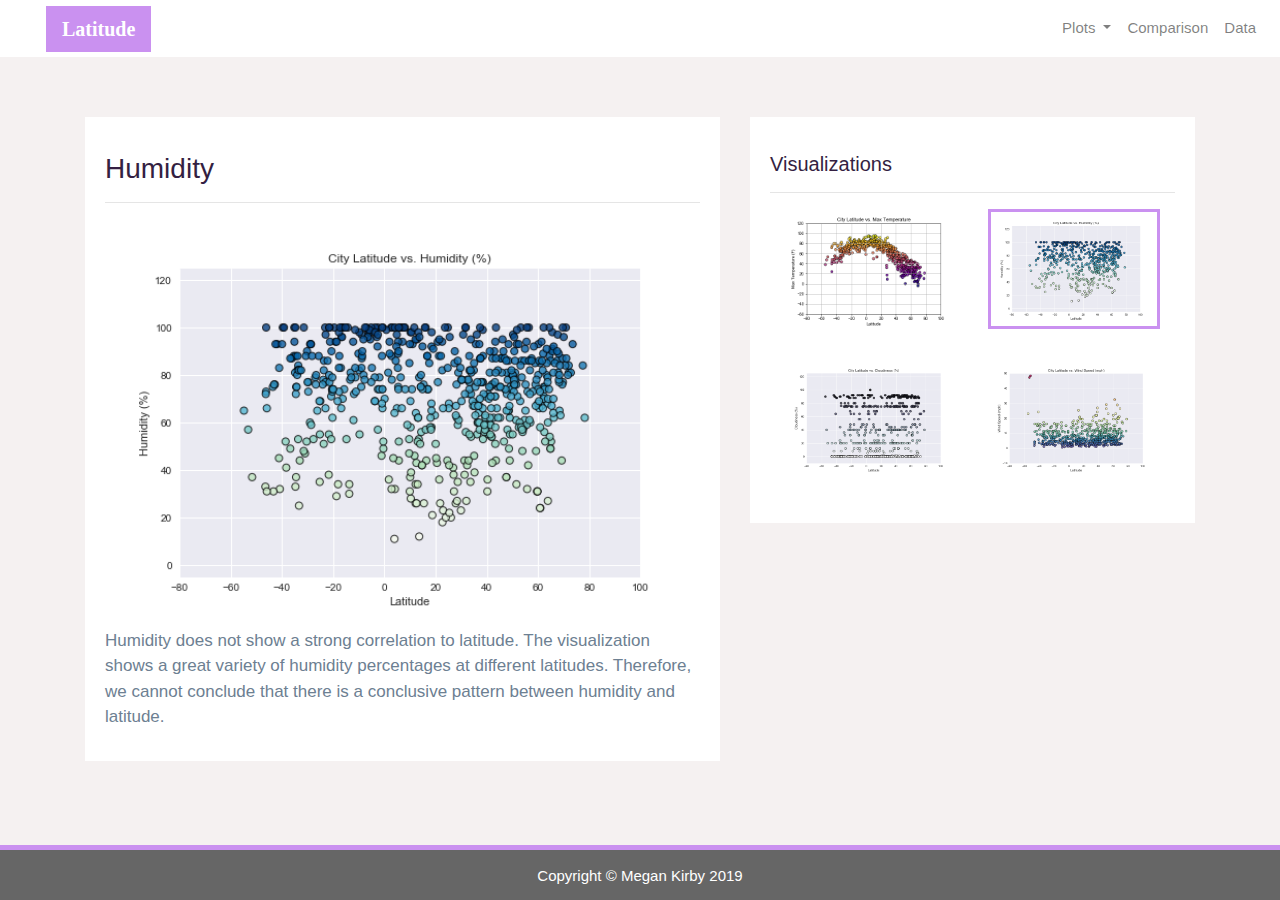
<file: Web HTML HW/humidity.html>
<!DOCTYPE html>
<html>

<head>
  <meta charset="utf-8" />
  <meta http-equiv="X-UA-Compatible" content="IE=edge">
  <title>Bootstrap Visualization Dashboard</title>
  <meta name="viewport" content="width=device-width, initial-scale=1">


  <!-- Bootstrap CSS -->
  <link rel="stylesheet" href="https://maxcdn.bootstrapcdn.com/bootstrap/4.0.0/css/bootstrap.min.css" integrity="sha384-Gn5384xqQ1aoWXA+058RXPxPg6fy4IWvTNh0E263XmFcJlSAwiGgFAW/dAiS6JXm"
    crossorigin="anonymous">

  <!--CSS Link-->
  <link rel="stylesheet" type="text/css" href="style.css">

</head>

<body>
  <!-- Navigation Section -->
  <div class="navigation">
    <nav class="navbar navbar-expand-lg navbar-light">
      <a class="navbar-brand" style="background-color: rgb(202, 145, 240);" href="index.html">Latitude</a>
      <button class="navbar-toggler  border border-white" type="button" data-toggle="collapse" data-target="#navbarNavDropdown"
        aria-controls="navbarNavDropdown" aria-expanded="false" aria-label="Toggle navigation">
        <span class="navbar-toggler-icon"></span>
      </button>
      <div class="collapse navbar-collapse" id="navbarNavDropdown">
        <ul class="navbar-nav ml-auto">
          <li class="nav-item dropdown">
            <a class="nav-link dropdown-toggle" href="#" id="navbarDropdownMenuLink" data-toggle="dropdown"
              aria-haspopup="true" aria-expanded="false">
              Plots
            </a>
            <div class="dropdown-menu" aria-labelledby="navbarDropdownMenuLink">
              <a class="dropdown-item" href="temperature.html">Max Temperature</a>
              <a class="dropdown-item active" href="humidity.html">Humidity</a>
              <a class="dropdown-item" href="cloudiness.html">Cloudiness</a>
              <a class="dropdown-item" href="wind_speed.html">Wind Speed</a>
            </div>
          </li>
          <li class="nav-item">
            <a class="nav-link" href="comparisons.html">Comparison</a>
          </li>
          <li class="nav-item">
            <a class="nav-link" href="data.html">Data</a>
          </li>

        </ul>
      </div>
    </nav>
  </div>
  <!-- Content Section -->
  <div class="container">
    <div class="row">
      <div class="col-lg-7 col-md-12">
        <!-- Left box  -->
        <div class="box">
          <h3 class="title">Humidity</h3>
          <hr>
          <img src="Latitude_Humidity.png" alt="Humidity Graph">
          <p>Humidity does not show a strong correlation to latitude. The visualization shows a great variety of
            humidity percentages at different latitudes. Therefore, we cannot conclude that there is a conclusive
            pattern between humidity and latitude.</p>
        </div>
      </div>
      <div class="col-lg-5 col-md-12">
        <!-- Right Box -->
        <div class="box">
          <h5 class="title">Visualizations</h5>
          <hr>


          <div class="container">
            <div class="row" style="padding-bottom: 30px;">
              <div class="col-6">
                <a href="temperature.html">
                  <img class="panel" src="Latitude_Temperature.png" alt="Max Temperature Image">
                </a>
              </div>
              <div class="col-6">
                <a href="humidity.html">
                  <img class="panel active" src="Latitude_Humidity.png" alt="Humidity Graph">
                </a>
              </div>
            </div>

            <div class="row" style="padding-bottom: 30px;">
              <div class="col-6">
                <a href="cloudiness.html">
                  <img class="panel" src="Latitude_Cloudiness.png" alt="Cloudiness Graph">
                </a>
              </div>
              <div class="col-6">
                <a href="wind_speed.html">
                  <img class="panel" src="Latitude_WindSpeed.png" alt="Wind Speed Graph">
                </a>
              </div>


            </div>
          </div>


        </div>
      </div>
    </div>
  </div>
  <!-- Footer Section -->
  <footer>
    <div class="footer">Copyright &copy; Megan Kirby 2019</div>
  </footer>

  <!-- Bootstrap JS -->
  <script src="https://code.jquery.com/jquery-3.2.1.slim.min.js" integrity="sha384-KJ3o2DKtIkvYIK3UENzmM7KCkRr/rE9/Qpg6aAZGJwFDMVNA/GpGFF93hXpG5KkN"
    crossorigin="anonymous"></script>
  <script src="https://cdnjs.cloudflare.com/ajax/libs/popper.js/1.12.9/umd/popper.min.js" integrity="sha384-ApNbgh9B+Y1QKtv3Rn7W3mgPxhU9K/ScQsAP7hUibX39j7fakFPskvXusvfa0b4Q"
    crossorigin="anonymous"></script>
  <script src="https://maxcdn.bootstrapcdn.com/bootstrap/4.0.0/js/bootstrap.min.js" integrity="sha384-JZR6Spejh4U02d8jOt6vLEHfe/JQGiRRSQQxSfFWpi1MquVdAyjUar5+76PVCmYl"
    crossorigin="anonymous"></script>

</body>

</html>
</file>
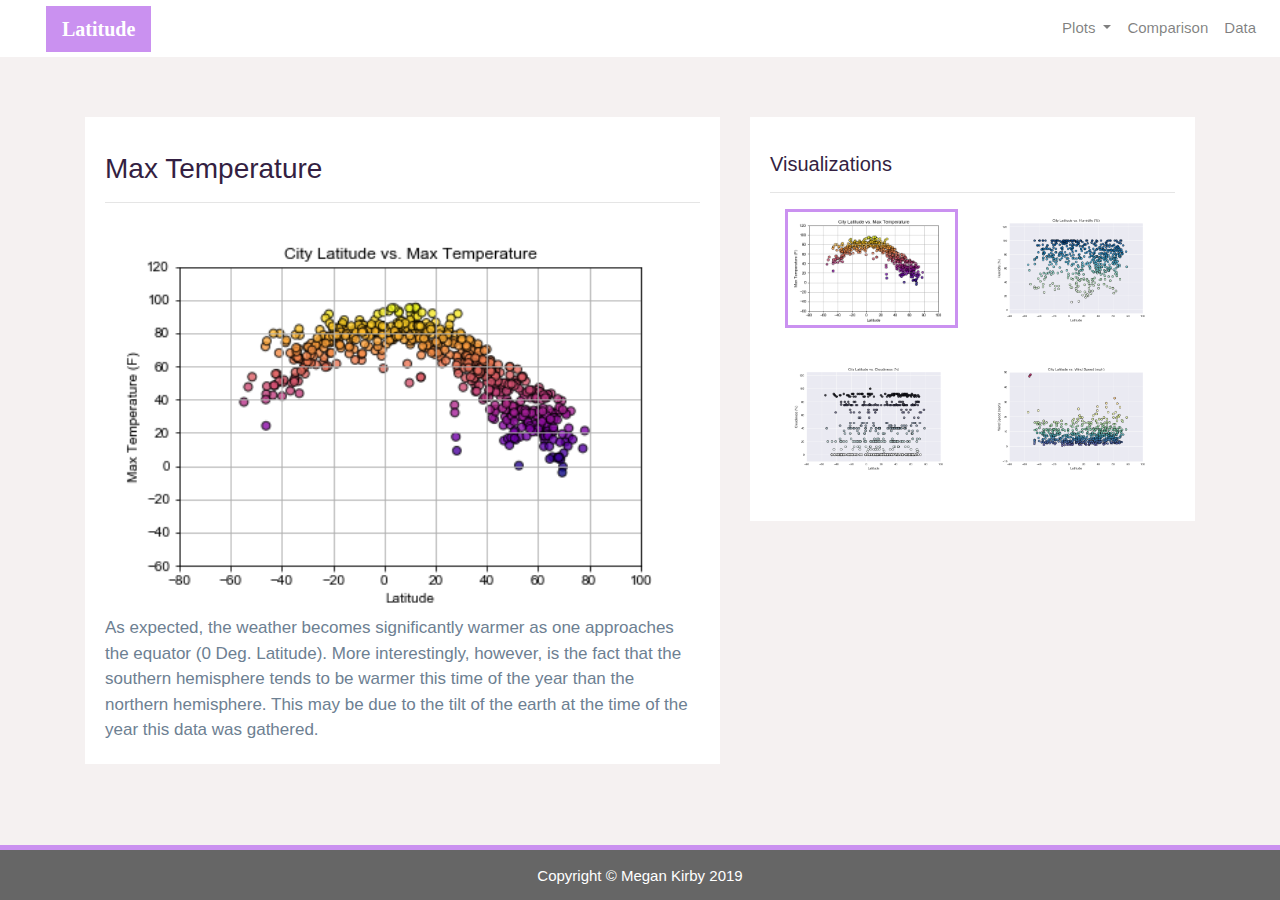
<file: Web HTML HW/temperature.html>
<!DOCTYPE html>
<html>

<head>
  <meta charset="utf-8" />
  <meta http-equiv="X-UA-Compatible" content="IE=edge">
  <title>Bootstrap Visualization Dashboard</title>
  <meta name="viewport" content="width=device-width, initial-scale=1">

  <!-- Bootstrap CSS -->
  <link rel="stylesheet" href="https://maxcdn.bootstrapcdn.com/bootstrap/4.0.0/css/bootstrap.min.css" integrity="sha384-Gn5384xqQ1aoWXA+058RXPxPg6fy4IWvTNh0E263XmFcJlSAwiGgFAW/dAiS6JXm"
    crossorigin="anonymous">

  <!--CSS Link-->
  <link rel="stylesheet" type="text/css" href="style.css">

</head>

<body>
  <!-- Navigation Section -->
  <div class="navigation">
    <nav class="navbar navbar-expand-lg navbar-light">
      <a class="navbar-brand" style="background-color: rgb(202, 145, 240);" href="index.html">Latitude</a>
      <button class="navbar-toggler  border border-white" type="button" data-toggle="collapse" data-target="#navbarNavDropdown"
        aria-controls="navbarNavDropdown" aria-expanded="false" aria-label="Toggle navigation">
        <span class="navbar-toggler-icon"></span>
      </button>
      <div class="collapse navbar-collapse" id="navbarNavDropdown">
        <ul class="navbar-nav ml-auto">
          <li class="nav-item dropdown">
            <a class="nav-link dropdown-toggle" href="#" id="navbarDropdownMenuLink" data-toggle="dropdown"
              aria-haspopup="true" aria-expanded="false">
              Plots
            </a>
            <div class="dropdown-menu" aria-labelledby="navbarDropdownMenuLink">
              <a class="dropdown-item active" href="temperature.html">Max Temperature</a>
              <a class="dropdown-item" href="humidity.html">Humidity</a>
              <a class="dropdown-item" href="cloudiness.html">Cloudiness</a>
              <a class="dropdown-item" href="wind_speed.html">Wind Speed</a>
            </div>
          </li>
          <li class="nav-item">
            <a class="nav-link" href="comparisons.html">Comparison</a>
          </li>
          <li class="nav-item">
            <a class="nav-link" href="data.html">Data</a>
          </li>

        </ul>
      </div>
    </nav>
  </div>
  <!-- Content Section -->
  <div class="container">
    <div class="row">
      <div class="col-lg-7 col-md-12">
        <!-- Left box  -->
        <div class="box" style="padding-bottom: 5px;">
          <h3 class="title">Max Temperature</h3>
          <hr>
          <img src="Latitude_Temperature.png" alt="Max Temperature Graph">
          <p>As expected, the weather becomes significantly warmer as one approaches the equator (0 Deg. Latitude).
            More interestingly, however, is the fact that the southern hemisphere tends to be warmer this time of the
            year than the northern hemisphere. This may be due to the tilt of the earth at the time of the year this
            data was gathered.</p>
        </div>
      </div>
      <div class="col-lg-5 col-md-12">
        <!-- Right Box -->
        <div class="box">
          <h5 class="title">Visualizations</h5>
          <hr>


          <div class="container">
            <div class="row" style="padding-bottom: 30px;">
              <div class="col-6">
                <a href="temperature.html">
                  <img class="panel active" src="Latitude_Temperature.png" alt="Max Temperature Image">
                </a>
              </div>
              <div class="col-6">
                <a href="humidity.html">
                  <img class="panel" src="Latitude_Humidity.png" alt="Humidity Graph">
                </a>
              </div>
            </div>

            <div class="row" style="padding-bottom: 30px;">
              <div class="col-6">
                <a href="cloudiness.html">
                  <img class="panel" src="Latitude_Cloudiness.png" alt="Cloudiness Graph">
                </a>
              </div>
              <div class="col-6">
                <a href="wind_speed.html">
                  <img class="panel" src="Latitude_WindSpeed.png" alt="Wind Speed Graph">
                </a>
              </div>


            </div>
          </div>


        </div>
      </div>
    </div>
  </div>
  <!-- Footer Section -->
  <footer>
    <div class="footer">Copyright &copy; Megan Kirby 2019</div>
  </footer>

  <!-- Bootstrap JS -->
  <script src="https://code.jquery.com/jquery-3.2.1.slim.min.js" integrity="sha384-KJ3o2DKtIkvYIK3UENzmM7KCkRr/rE9/Qpg6aAZGJwFDMVNA/GpGFF93hXpG5KkN"
    crossorigin="anonymous"></script>
  <script src="https://cdnjs.cloudflare.com/ajax/libs/popper.js/1.12.9/umd/popper.min.js" integrity="sha384-ApNbgh9B+Y1QKtv3Rn7W3mgPxhU9K/ScQsAP7hUibX39j7fakFPskvXusvfa0b4Q"
    crossorigin="anonymous"></script>
  <script src="https://maxcdn.bootstrapcdn.com/bootstrap/4.0.0/js/bootstrap.min.js" integrity="sha384-JZR6Spejh4U02d8jOt6vLEHfe/JQGiRRSQQxSfFWpi1MquVdAyjUar5+76PVCmYl"
    crossorigin="anonymous"></script>

</body>

</html>
</file>
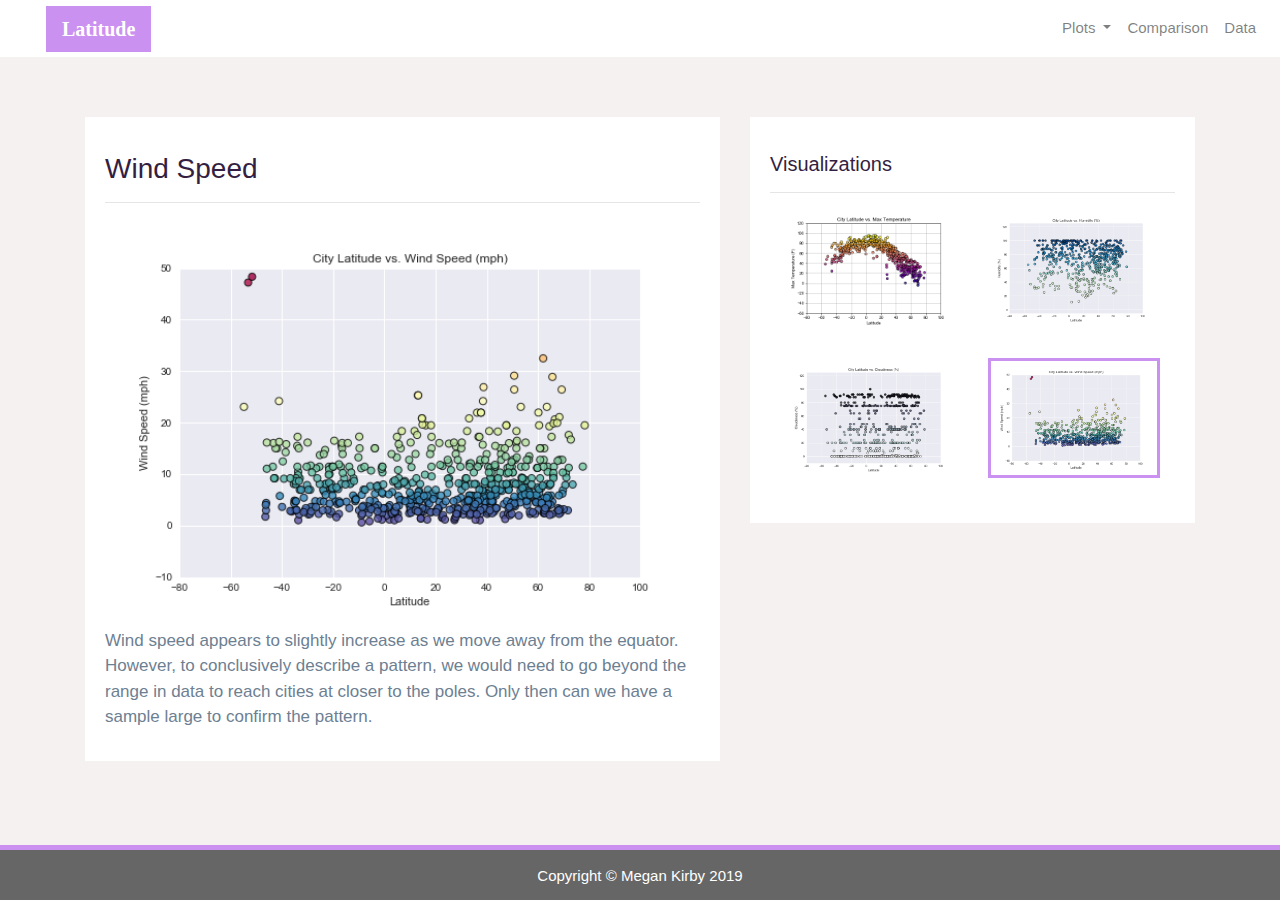
<file: Web HTML HW/wind_speed.html>
<!DOCTYPE html>
<html>

<head>
  <meta charset="utf-8" />
  <meta http-equiv="X-UA-Compatible" content="IE=edge">
  <title>Bootstrap Visualization Dashboard</title>
  <meta name="viewport" content="width=device-width, initial-scale=1">

  <!-- Bootstrap CSS -->
  <link rel="stylesheet" href="https://maxcdn.bootstrapcdn.com/bootstrap/4.0.0/css/bootstrap.min.css" integrity="sha384-Gn5384xqQ1aoWXA+058RXPxPg6fy4IWvTNh0E263XmFcJlSAwiGgFAW/dAiS6JXm"
    crossorigin="anonymous">
  <!--CSS Link-->
  <link rel="stylesheet" type="text/css" href="style.css">
</head>

<body>
  <!-- Navigation Section -->
  <div class="navigation">
    <nav class="navbar navbar-expand-lg navbar-light">
      <a class="navbar-brand" style="background-color: rgb(202, 145, 240);" href="index.html">Latitude</a>
      <button class="navbar-toggler border border-white" type="button" data-toggle="collapse" data-target="#navbarNavDropdown"
        aria-controls="navbarNavDropdown" aria-expanded="false" aria-label="Toggle navigation">
        <span class="navbar-toggler-icon"></span>
      </button>
      <div class="collapse navbar-collapse" id="navbarNavDropdown">
        <ul class="navbar-nav ml-auto">
          <li class="nav-item dropdown">
            <a class="nav-link dropdown-toggle" href="#" id="navbarDropdownMenuLink" data-toggle="dropdown"
              aria-haspopup="true" aria-expanded="false">
              Plots
            </a>
            <div class="dropdown-menu" aria-labelledby="navbarDropdownMenuLink">
              <a class="dropdown-item" href="temperature.html">Max Temperature</a>
              <a class="dropdown-item" href="humidity.html">Humidity</a>
              <a class="dropdown-item" href="cloudiness.html">Cloudiness</a>
              <a class="dropdown-item active" href="wind_speed.html">Wind Speed</a>
            </div>
          </li>
          <li class="nav-item">
            <a class="nav-link" href="comparisons.html">Comparison</a>
          </li>
          <li class="nav-item">
            <a class="nav-link" href="data.html">Data</a>
          </li>

        </ul>
      </div>
    </nav>
  </div>
  <!-- Content Section -->
  <div class="container">
    <div class="row">
      <div class="col-lg-7 col-md-12">
        <!-- Left box  -->
        <div class="box">
          <h3 class="title">Wind Speed</h3>
          <hr>
          <img src="Latitude_WindSpeed.png" alt="Wind Speed Graph">
          <p>Wind speed appears to slightly increase as we move away from the equator. However, to conclusively
            describe a pattern, we would need to go beyond the range in data to reach cities at closer to the poles.
            Only then can we have a sample large to confirm the pattern.</p>
        </div>
      </div>
      <div class="col-lg-5 col-md-12">
        <!-- Right Box -->
        <div class="box">
          <h5 class="title">Visualizations</h5>
          <hr>
          <div class="container">
            <div class="row" style="padding-bottom: 30px;">
              <div class="col-6">
                <a href="temperature.html">
                  <img class="panel" src="Latitude_Temperature.png" alt="Max Temperature Image">
                </a>
              </div>
              <div class="col-6">
                <a href="humidity.html">
                  <img class="panel" src="Latitude_Humidity.png" alt="Humidity Graph">
                </a>
              </div>
            </div>
            <div class="row" style="padding-bottom: 30px;">
              <div class="col-6">
                <a href="cloudiness.html">
                  <img class="panel" src="Latitude_Cloudiness.png" alt="Cloudiness Graph">
                </a>
              </div>
              <div class="col-6">
                <a href="wind_speed.html">
                  <img class="panel active" src="Latitude_WindSpeed.png" alt="Wind Speed Graph">
                </a>
              </div>
            </div>
          </div>
        </div>
      </div>
    </div>
  </div>
  <!-- Footer Section -->
  <footer>
    <div class="footer">Copyright &copy; Megan Kirby 2019</div>
  </footer>

  <!-- Bootstrap JS -->
  <script src="https://code.jquery.com/jquery-3.2.1.slim.min.js" integrity="sha384-KJ3o2DKtIkvYIK3UENzmM7KCkRr/rE9/Qpg6aAZGJwFDMVNA/GpGFF93hXpG5KkN"
    crossorigin="anonymous"></script>
  <script src="https://cdnjs.cloudflare.com/ajax/libs/popper.js/1.12.9/umd/popper.min.js" integrity="sha384-ApNbgh9B+Y1QKtv3Rn7W3mgPxhU9K/ScQsAP7hUibX39j7fakFPskvXusvfa0b4Q"
    crossorigin="anonymous"></script>
  <script src="https://maxcdn.bootstrapcdn.com/bootstrap/4.0.0/js/bootstrap.min.js" integrity="sha384-JZR6Spejh4U02d8jOt6vLEHfe/JQGiRRSQQxSfFWpi1MquVdAyjUar5+76PVCmYl"
    crossorigin="anonymous"></script>
</body>

</html>
</file>
<file: Web HTML HW/style.css>
/* Body */
body{
    background-color: rgb(245, 241, 241); 
}
/* Navbar */
.navbar{
    max-height: 57px; 
}
.navigation .navbar-brand{
    color: white; 
    margin-left: 30px; 
    padding: inherit; 
    font-weight: bold; 
    background-color: rgb(202, 145, 240);
    font-family: Georgia, 'Times New Roman', Times, serif;
}
.navbar{
    background-color: white; 
    font-size: 15px; 
}
.active, .dropdown-menu .dropdown-item:active a:hover{
    background-color:#E7E7E7; 
}
.dropdown-item{
    color: #6D8092; 
}
.dropdown .dropdown-menu .dropdown-item:active, .dropdown .dropdown-menu .dropdown-item:hover{
    background-color:#E7E7E7; 
}
a{
    color: #6D8092;
    font-size: 15px; 
}
.nav-link:hover{
    background-color:#E7E7E7 ;
   }

.navbar-brand:hover{
color: rgb(175, 175, 175) !important;
}
/* Images */
img{
    width:100% !important;
    height:100% !important;
}
.active, .panel:hover{
    border-color:rgb(202, 145, 240);
    border-style: solid; 
    
}
.vizualization{
    width:50% !important;
    height:50% !important;
}

/* Title Class  */
.title{
    color: rgb(52, 31, 66);  
    font-family: Impact, Charcoal, sans-serif		
    font-weight: bolder; 
    padding-top: 25px; 
}
/* Paragraph Element */
p{
 color: #6D8092;
 font-family: Arial, Helvetica, sans-serif;
 font-size: 17px; 
}
/* Box Class */
.box {
    margin-top: 60px; 
    margin-bottom: 62px; 
    padding: 10px 20px 15px; 
    color:black;
    background-color: white; 

  }
/* Table */
  .table{
    font-size: 15px; 
    border-top-color: white !important; 
}
/* Footer */
footer{
background-color: #666666; 
border-top-style: solid; 
border-top-width: 5px; 
border-top-color: rgb(202, 145, 240);
color: white; 
min-height: 55px; 
font-family: Arial, Helvetica, sans-serif;
font-size: 15px; 
text-align: center; 
position: fixed;
left: 0;
bottom: 0;
width: 100%;
padding-top: 15px; 
}
/* Media Queries */
@media(max-width: 992px){
.navbar-expand-lg{
background-color: rgb(202, 145, 240)A6 !important;
}
.navbar{
    max-height: none; 
    padding: inherit;
}
.navbar div{
    margin: inherit; 
    background-color: white;  
}
.navbar-brand{
    padding: 10px !important; 
}

button{
    margin-right: 30px; 
}
button:focus {

    outline: 1px dotted;
    outline: 5px auto -webkit-focusring-color;
    
    }
}
</file>
